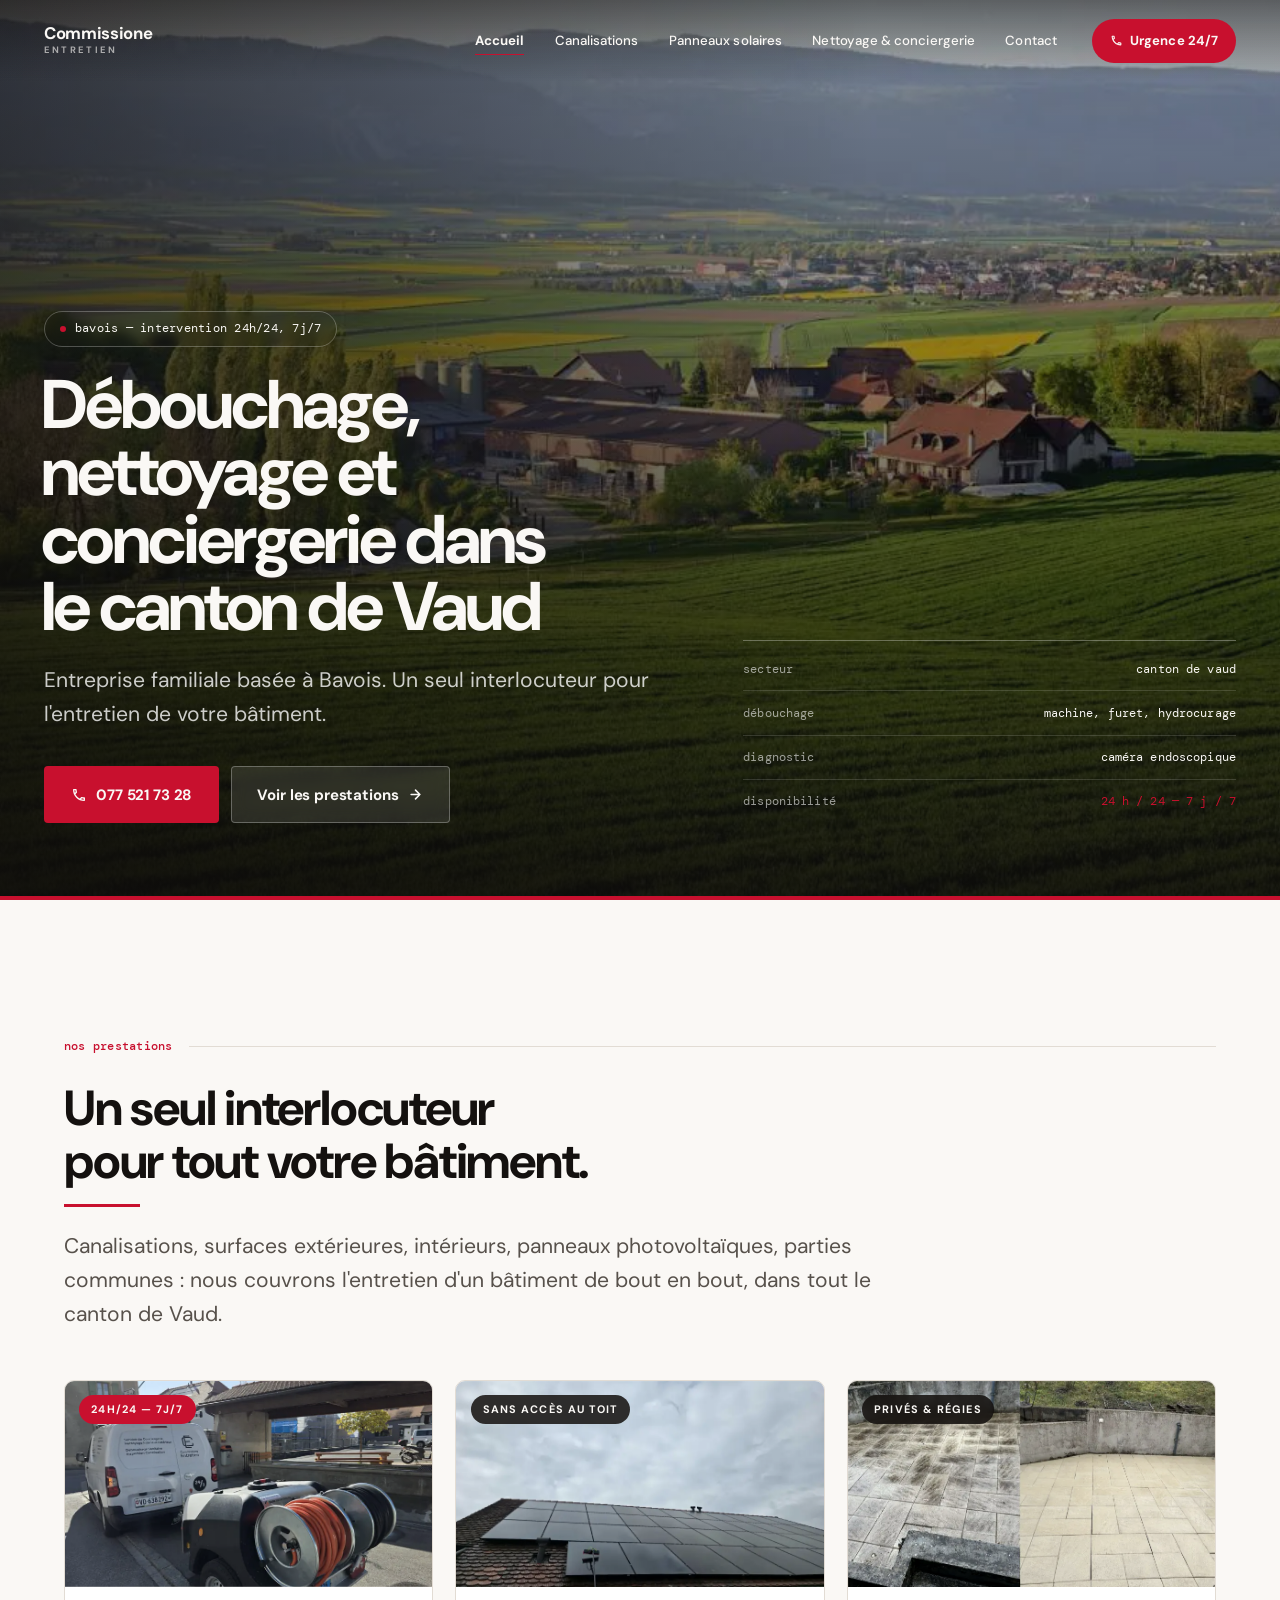
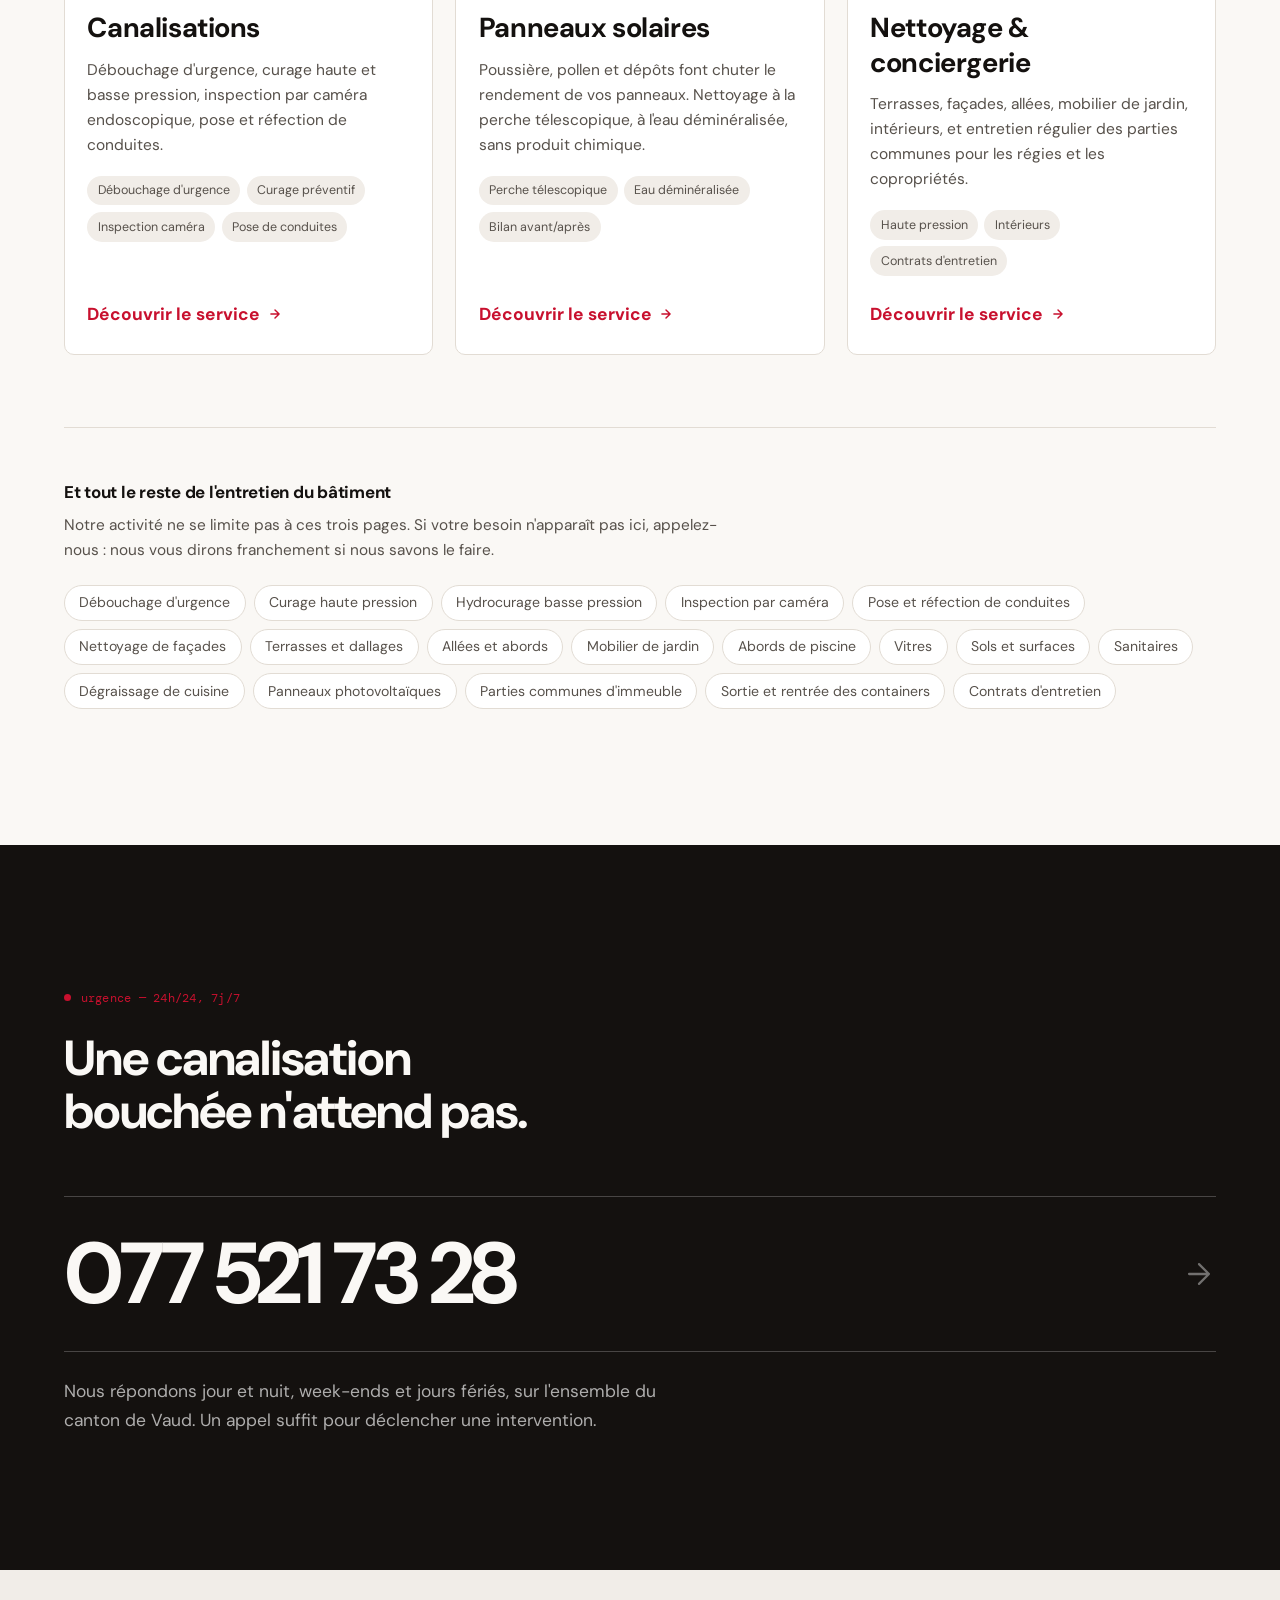
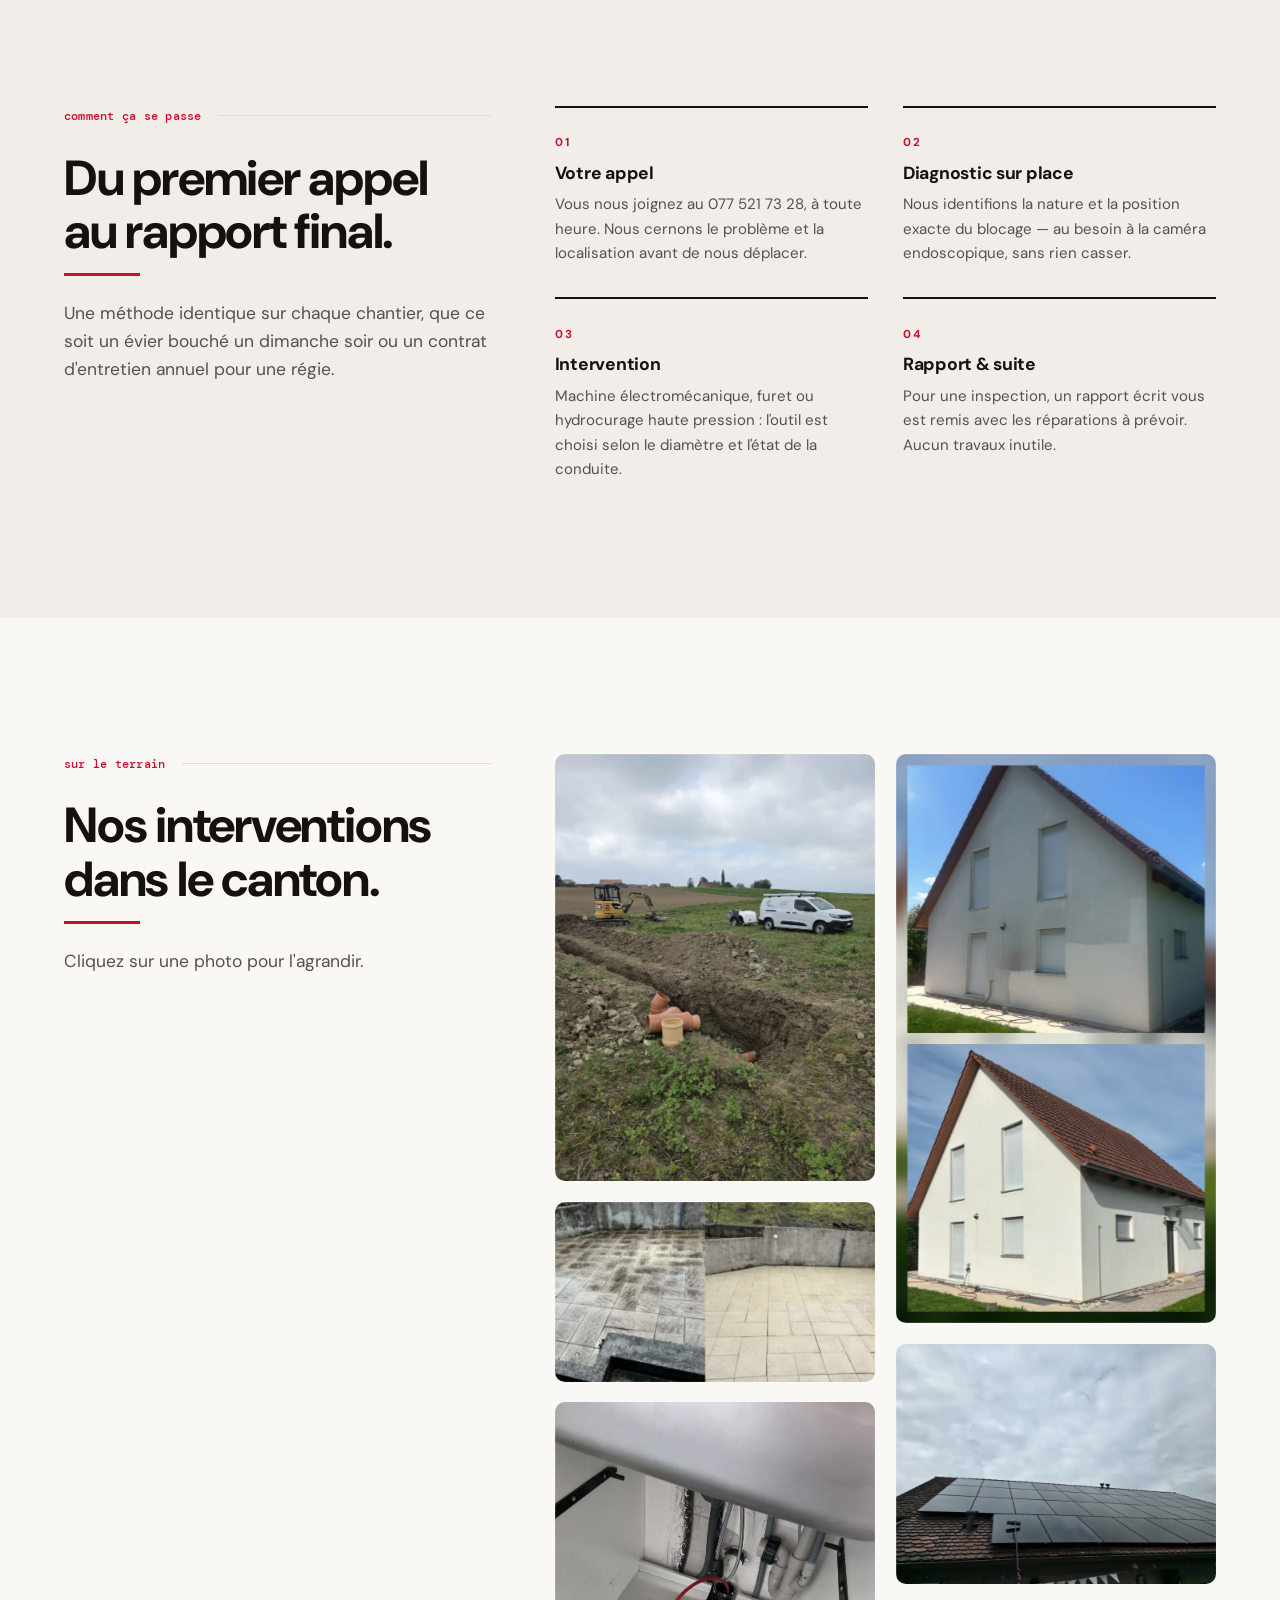
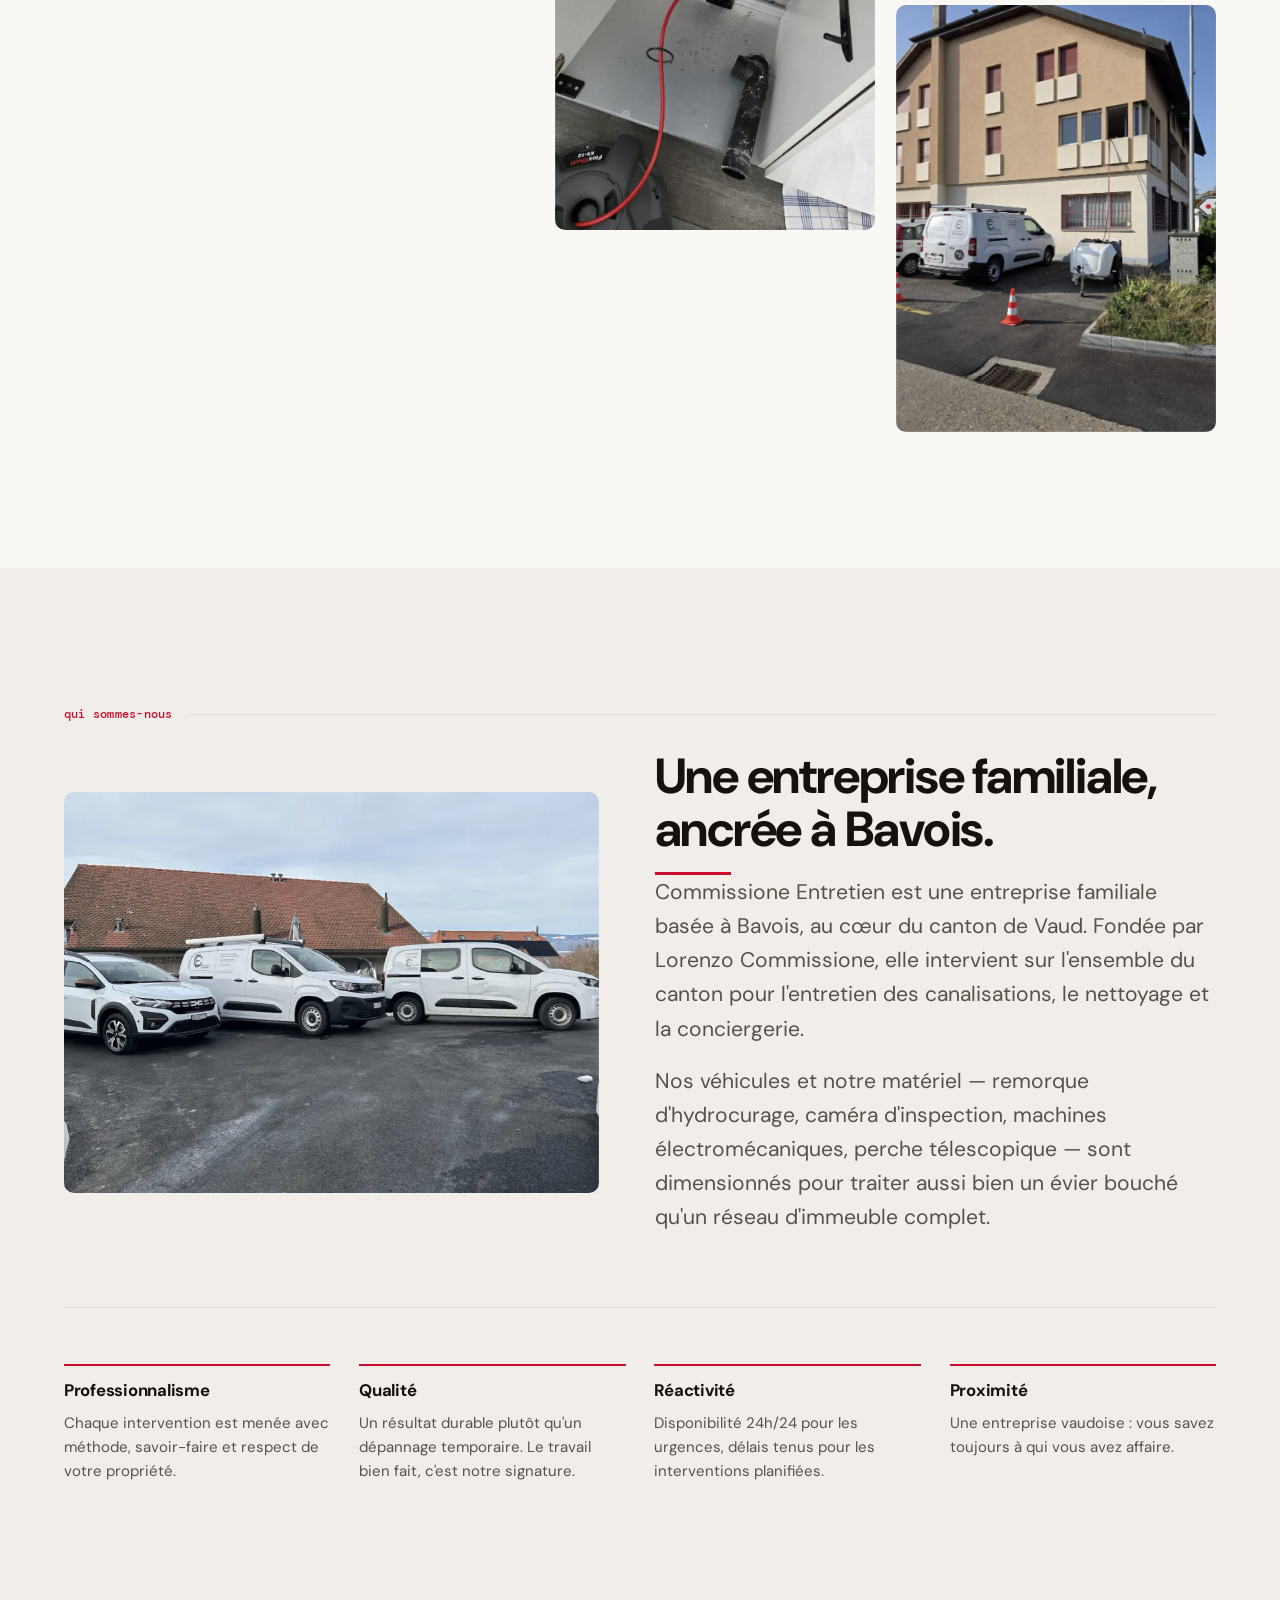
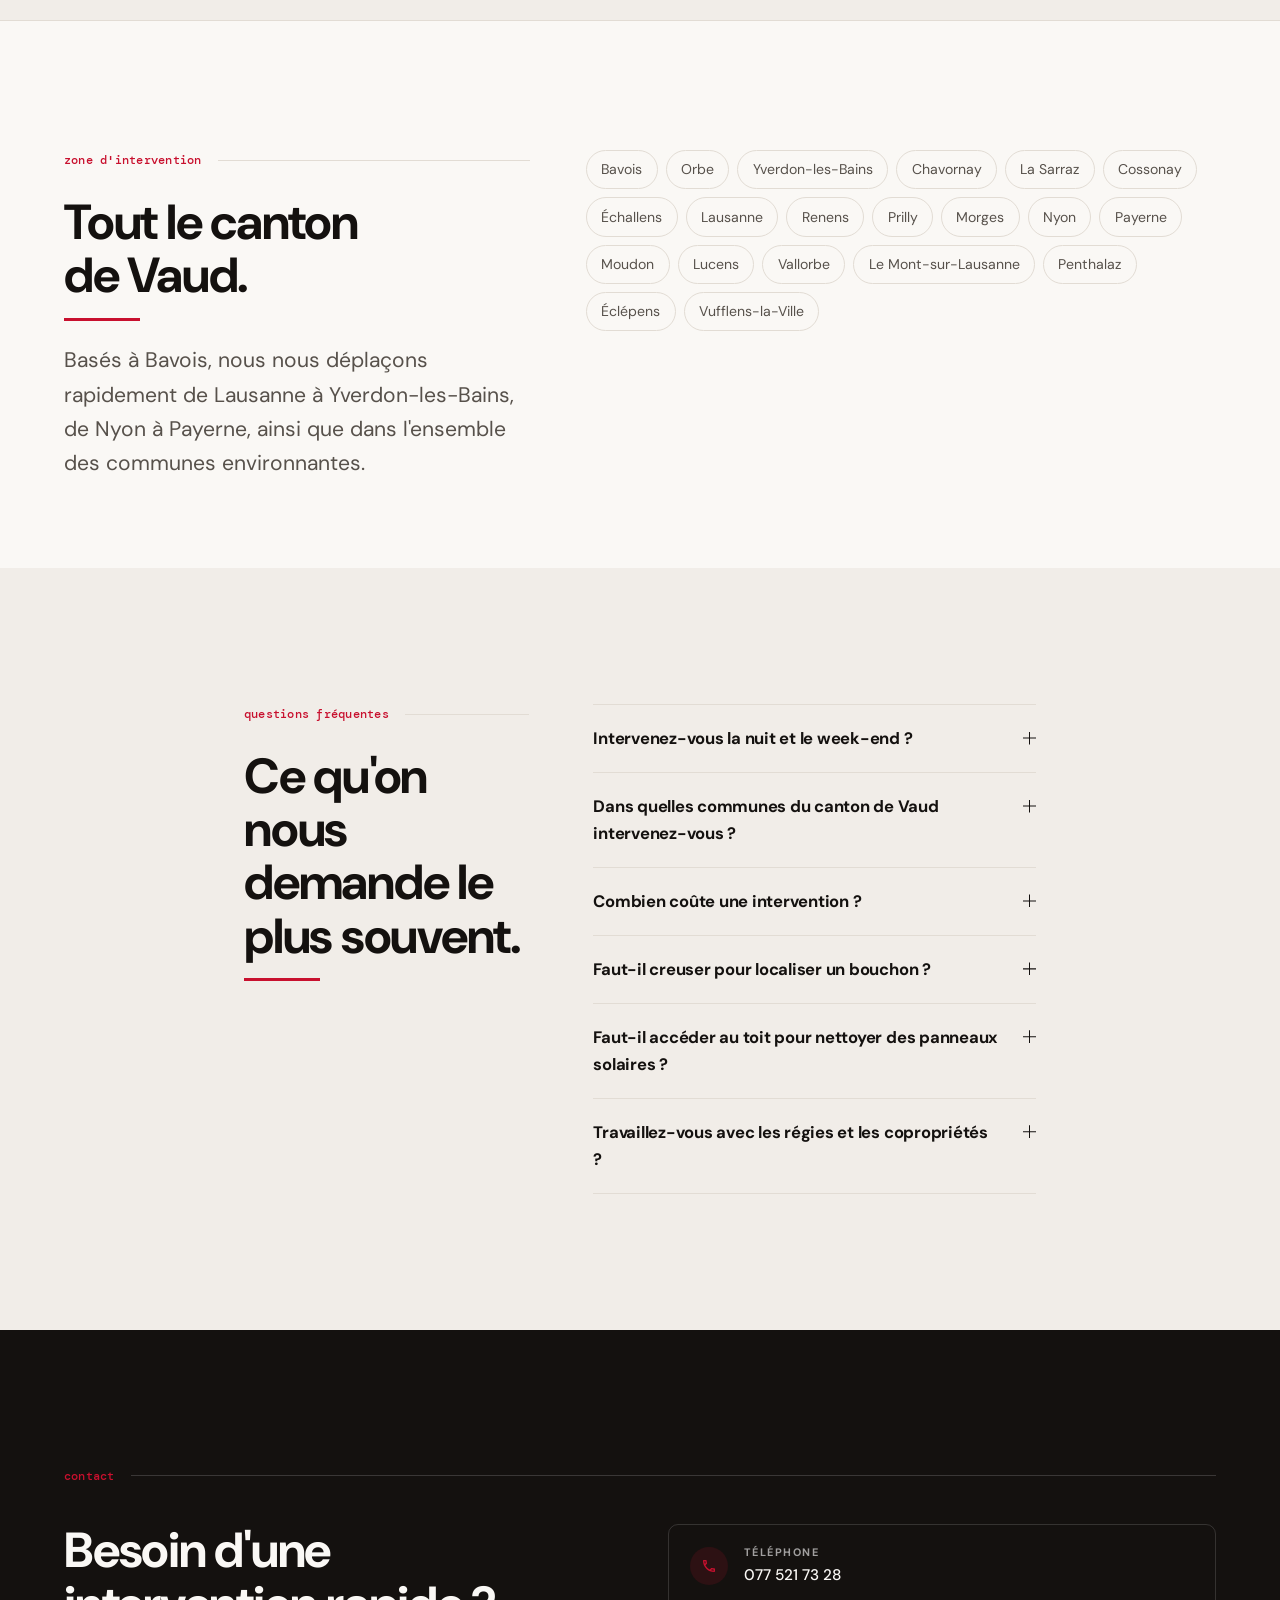
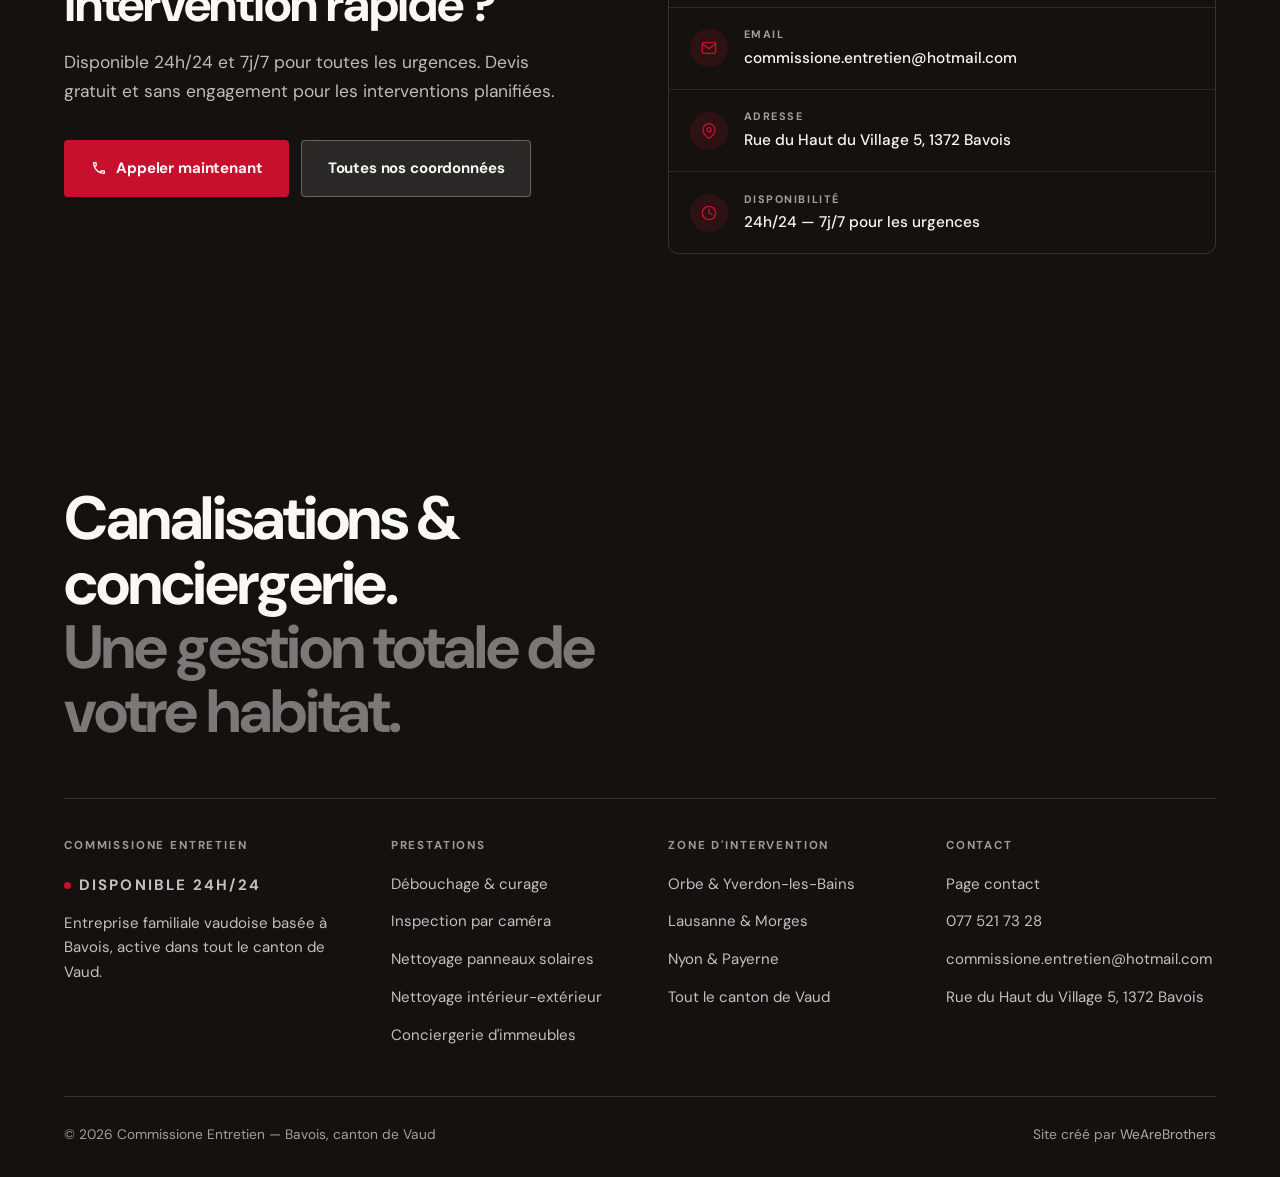
<file: index.html>
<!DOCTYPE html>
<html lang="fr">

<head>
    <meta charset="UTF-8">
    <meta name="viewport" content="width=device-width, initial-scale=1.0, viewport-fit=cover">

    <!-- Les animations d'apparition masquent du contenu (opacité 0). Cette classe
         les active UNIQUEMENT si le JS tourne : sans elle, la page s'affiche
         entièrement, y compris pour un crawler qui n'exécuterait rien. -->
    <script>document.documentElement.className += " js-anim";</script>

    <title>Débouchage &amp; Nettoyage Vaud 24h/24 | Commissione Entretien</title>
    <meta name="description" content="Débouchage, curage, nettoyage et conciergerie dans tout le canton de Vaud. Entreprise familiale à Bavois, intervention 24h/24. Devis gratuit.">
    <link rel="canonical" href="https://commissione-entretien.ch/">
    <meta name="robots" content="index, follow, max-image-preview:large, max-snippet:-1">
    <meta name="theme-color" content="#c8102e">
    <meta name="format-detection" content="telephone=no">
    <meta name="apple-mobile-web-app-capable" content="yes">
    <meta name="apple-mobile-web-app-status-bar-style" content="black-translucent">
    <meta name="mobile-web-app-capable" content="yes">
    <meta name="author" content="Commissione Entretien">
    <meta name="geo.region" content="CH-VD">
    <meta name="geo.placename" content="Bavois">
    <meta name="geo.position" content="46.6883;6.5556">
    <meta name="ICBM" content="46.6883, 6.5556">

    <!-- Open Graph -->
    <meta property="og:type" content="website">
    <meta property="og:site_name" content="Commissione Entretien">
    <meta property="og:title" content="Débouchage, Nettoyage &amp; Conciergerie — Canton de Vaud">
    <meta property="og:description" content="Entreprise familiale vaudoise basée à Bavois. Débouchage, curage, inspection caméra, nettoyage et conciergerie. Intervention 24h/24, 7j/7.">
    <meta property="og:url" content="https://commissione-entretien.ch/">
    <meta property="og:image" content="https://commissione-entretien.ch/assets/paysage-vaud-bavois.png">
    <meta property="og:image:width" content="1080">
    <meta property="og:image:height" content="624">
    <meta property="og:locale" content="fr_CH">

    <!-- Twitter -->
    <meta name="twitter:card" content="summary_large_image">
    <meta name="twitter:title" content="Débouchage, Nettoyage &amp; Conciergerie — Canton de Vaud">
    <meta name="twitter:description" content="Entreprise familiale vaudoise basée à Bavois. Intervention 24h/24, 7j/7 dans tout le canton.">
    <meta name="twitter:image" content="https://commissione-entretien.ch/assets/paysage-vaud-bavois.png">

    <!-- Icônes -->
    <link rel="icon" type="image/x-icon" href="/favicon.ico">
    <link rel="icon" type="image/png" sizes="16x16" href="/favicon-16x16.png">
    <link rel="icon" type="image/png" sizes="32x32" href="/favicon-32x32.png">
    <link rel="apple-touch-icon" sizes="180x180" href="/apple-touch-icon.png">
    <link rel="manifest" href="/site.webmanifest">

    <!-- Typographie -->
    <link rel="preconnect" href="https://fonts.googleapis.com">
    <link rel="preconnect" href="https://fonts.gstatic.com" crossorigin>
    <link href="https://fonts.googleapis.com/css2?family=DM+Mono:wght@400;500&family=DM+Sans:opsz,wght@9..40,400;9..40,500;9..40,700&display=swap" rel="stylesheet">

    <!-- Image LCP -->
    <link rel="preload" as="image" type="image/webp"
          imagesrcset="assets/paysage-vaud-bavois-800.webp 800w, assets/paysage-vaud-bavois-1080.webp 1080w"
          imagesizes="100vw" fetchpriority="high">

    <!-- Styles -->
    <link rel="stylesheet" href="css/reset.css">
    <link rel="stylesheet" href="css/base.css">
    <link rel="stylesheet" href="css/layout.css">
    <link rel="stylesheet" href="css/home.css">
    <link rel="stylesheet" href="css/page.css">
    <link rel="stylesheet" href="css/lightbox.css">

    <!-- Scripts -->
    <script type="module" src="js/main.js"></script>

    <!-- Données structurées -->
    <script type="application/ld+json">
    {
      "@context": "https://schema.org",
      "@graph": [
        {
          "@type": ["LocalBusiness", "HomeAndConstructionBusiness"],
          "@id": "https://commissione-entretien.ch/#business",
          "name": "Commissione Entretien",
          "description": "Entreprise familiale vaudoise spécialisée dans le débouchage et le curage de canalisations, l'inspection par caméra, la pose et la réfection de conduites, le nettoyage intérieur-extérieur, le nettoyage de panneaux solaires et la conciergerie d'immeubles.",
          "url": "https://commissione-entretien.ch/",
          "telephone": "+41775217328",
          "email": "commissione.entretien@hotmail.com",
          "image": "https://commissione-entretien.ch/assets/photos/camion-hydrocureuse-immeuble-vaud.jpg",
          "logo": "https://commissione-entretien.ch/android-chrome-512x512.png",
          "priceRange": "$$",
          "currenciesAccepted": "CHF",
          "founder": { "@type": "Person", "name": "Lorenzo Commissione" },
          "knowsLanguage": "fr",
          "address": {
            "@type": "PostalAddress",
            "streetAddress": "Rue du Haut du Village 5",
            "postalCode": "1372",
            "addressLocality": "Bavois",
            "addressRegion": "Vaud",
            "addressCountry": "CH"
          },
          "geo": { "@type": "GeoCoordinates", "latitude": 46.6883, "longitude": 6.5556 },
          "openingHoursSpecification": [{
            "@type": "OpeningHoursSpecification",
            "dayOfWeek": ["Monday", "Tuesday", "Wednesday", "Thursday", "Friday", "Saturday", "Sunday"],
            "opens": "00:00",
            "closes": "23:59"
          }],
          "areaServed": [
            { "@type": "AdministrativeArea", "name": "Canton de Vaud" },
            { "@type": "City", "name": "Lausanne" },
            { "@type": "City", "name": "Yverdon-les-Bains" },
            { "@type": "City", "name": "Nyon" },
            { "@type": "City", "name": "Payerne" },
            { "@type": "City", "name": "Morges" },
            { "@type": "City", "name": "Orbe" },
            { "@type": "City", "name": "Cossonay" },
            { "@type": "City", "name": "Échallens" },
            { "@type": "City", "name": "Chavornay" },
            { "@type": "City", "name": "La Sarraz" },
            { "@type": "City", "name": "Moudon" },
            { "@type": "City", "name": "Renens" }
          ],
          "hasOfferCatalog": {
            "@type": "OfferCatalog",
            "name": "Prestations Commissione Entretien",
            "itemListElement": [
              { "@type": "Offer", "itemOffered": { "@type": "Service", "name": "Débouchage d'urgence de canalisation", "url": "https://commissione-entretien.ch/debouchage-curage-canalisation/" } },
              { "@type": "Offer", "itemOffered": { "@type": "Service", "name": "Curage haute et basse pression", "url": "https://commissione-entretien.ch/debouchage-curage-canalisation/" } },
              { "@type": "Offer", "itemOffered": { "@type": "Service", "name": "Inspection de canalisation par caméra", "url": "https://commissione-entretien.ch/debouchage-curage-canalisation/#inspection-camera" } },
              { "@type": "Offer", "itemOffered": { "@type": "Service", "name": "Pose et réfection de canalisation", "url": "https://commissione-entretien.ch/debouchage-curage-canalisation/" } },
              { "@type": "Offer", "itemOffered": { "@type": "Service", "name": "Nettoyage de panneaux solaires", "url": "https://commissione-entretien.ch/nettoyage-panneaux-solaires/" } },
              { "@type": "Offer", "itemOffered": { "@type": "Service", "name": "Nettoyage de façades et terrasses", "url": "https://commissione-entretien.ch/nettoyage-conciergerie/" } },
              { "@type": "Offer", "itemOffered": { "@type": "Service", "name": "Nettoyage intérieur", "url": "https://commissione-entretien.ch/nettoyage-conciergerie/" } },
              { "@type": "Offer", "itemOffered": { "@type": "Service", "name": "Conciergerie d'immeubles", "url": "https://commissione-entretien.ch/nettoyage-conciergerie/#conciergerie" } }
            ]
          }
        },
        {
          "@type": "WebSite",
          "@id": "https://commissione-entretien.ch/#website",
          "url": "https://commissione-entretien.ch/",
          "name": "Commissione Entretien",
          "inLanguage": "fr-CH",
          "publisher": { "@id": "https://commissione-entretien.ch/#business" }
        },
        {
          "@type": "FAQPage",
          "@id": "https://commissione-entretien.ch/#faq",
          "mainEntity": [
            {
              "@type": "Question",
              "name": "Intervenez-vous la nuit et le week-end ?",
              "acceptedAnswer": { "@type": "Answer", "text": "Oui. Les urgences de canalisation sont prises en charge 24h/24 et 7j/7, week-ends et jours fériés compris, sur l'ensemble du canton de Vaud. Un seul numéro : 077 521 73 28." }
            },
            {
              "@type": "Question",
              "name": "Dans quelles communes du canton de Vaud intervenez-vous ?",
              "acceptedAnswer": { "@type": "Answer", "text": "Nous sommes basés à Bavois et intervenons dans tout le canton de Vaud : Orbe, Yverdon-les-Bains, Chavornay, La Sarraz, Cossonay, Échallens, Lausanne, Renens, Prilly, Morges, Nyon, Payerne, Moudon, Vallorbe et les communes environnantes." }
            },
            {
              "@type": "Question",
              "name": "Combien coûte une intervention ?",
              "acceptedAnswer": { "@type": "Answer", "text": "Le devis est gratuit et sans engagement. Le montant dépend de la nature du blocage, de sa localisation et de la technique nécessaire — machine électromécanique, furet ou hydrocurage haute pression. Nous annonçons le cadre tarifaire avant d'intervenir." }
            },
            {
              "@type": "Question",
              "name": "Faut-il creuser pour localiser un bouchon ?",
              "acceptedAnswer": { "@type": "Answer", "text": "Non. Notre caméra endoscopique haute résolution permet un examen non destructif de la conduite : fissures, racines, affaissements et obstructions sont localisés sans creuser à l'aveugle. Un rapport écrit est remis après l'inspection." }
            },
            {
              "@type": "Question",
              "name": "Faut-il accéder au toit pour nettoyer des panneaux solaires ?",
              "acceptedAnswer": { "@type": "Answer", "text": "Non. Nous travaillons exclusivement à la perche télescopique, depuis le sol ou une plateforme stable, à l'eau déminéralisée et sans produit chimique. Aucun risque de casse de tuile ni de dommage à l'installation." }
            },
            {
              "@type": "Question",
              "name": "Travaillez-vous avec les régies et les copropriétés ?",
              "acceptedAnswer": { "@type": "Answer", "text": "Oui. Nous assurons l'entretien régulier des parties communes pour les régies, gérances et copropriétés, avec des contrats d'entretien adaptables : la fréquence des passages est ajustée à la taille et aux besoins de l'immeuble." }
            }
          ]
        }
      ]
    }
    </script>
</head>

<body>

    <a href="#contenu" class="skip-link">Aller au contenu</a>

    <!-- ==================== HEADER ==================== -->
    <header class="header" data-header>
        <a href="./" class="header-logo" aria-label="Commissione Entretien — accueil">
            <span class="header-logo-text">
                <span class="logo-name">Commissione</span>
                <span class="logo-sub">Entretien</span>
            </span>
        </a>

        <nav class="header-nav" aria-label="Navigation principale">
            <a href="./" aria-current="page">Accueil</a>
            <a href="debouchage-curage-canalisation/">Canalisations</a>
            <a href="nettoyage-panneaux-solaires/">Panneaux solaires</a>
            <a href="nettoyage-conciergerie/">Nettoyage &amp; conciergerie</a>
            <a href="contact/">Contact</a>
        </nav>

        <div class="header-right">
            <a href="tel:+41775217328" class="header-phone" aria-label="Appeler — urgence 24h/24, 7j/7">
                <svg width="13" height="13" viewBox="0 0 24 24" fill="currentColor" aria-hidden="true"><path d="M6.54 5c.06.89.21 1.76.45 2.59l-1.2 1.2c-.41-1.2-.67-2.47-.76-3.79h1.51m9.86 12.02c.85.24 1.72.39 2.6.45v1.49c-1.32-.09-2.59-.35-3.8-.75l1.2-1.19M7.5 3H4c-.55 0-1 .45-1 1 0 9.39 7.61 17 17 17 .55 0 1-.45 1-1v-3.49c0-.55-.45-1-1-1-1.24 0-2.45-.2-3.57-.57-.1-.04-.21-.05-.31-.05-.26 0-.51.1-.71.29l-2.2 2.2c-2.83-1.45-5.15-3.76-6.59-6.59l2.2-2.2c.28-.28.38-.67.27-1.04C8.7 6.45 8.5 5.25 8.5 4c0-.55-.45-1-1-1z"/></svg>
                <span class="header-phone-label">Urgence 24/7</span>
            </a>
            <button class="header-menu-btn" data-menu-toggle aria-label="Ouvrir le menu" aria-expanded="false" aria-controls="nav-overlay">
                <span class="menu-line"></span>
                <span class="menu-line"></span>
            </button>
        </div>
    </header>

    <!-- ==================== NAVIGATION MOBILE ==================== -->
    <nav class="nav-overlay" id="nav-overlay" data-nav-overlay aria-hidden="true" aria-label="Navigation mobile">
        <div class="nav-links">
            <a href="./" class="nav-link" aria-current="page">Accueil</a>
            <a href="debouchage-curage-canalisation/" class="nav-link">Canalisations</a>
            <a href="nettoyage-panneaux-solaires/" class="nav-link">Panneaux solaires</a>
            <a href="nettoyage-conciergerie/" class="nav-link">Nettoyage &amp; conciergerie</a>
            <a href="contact/" class="nav-link">Contact</a>
        </div>
        <div class="nav-contact">
            <a href="tel:+41775217328" class="nav-phone" aria-label="Appeler le 077 521 73 28"><svg width="17" height="17" viewBox="0 0 24 24" fill="currentColor" aria-hidden="true"><path d="M6.54 5c.06.89.21 1.76.45 2.59l-1.2 1.2c-.41-1.2-.67-2.47-.76-3.79h1.51m9.86 12.02c.85.24 1.72.39 2.6.45v1.49c-1.32-.09-2.59-.35-3.8-.75l1.2-1.19M7.5 3H4c-.55 0-1 .45-1 1 0 9.39 7.61 17 17 17 .55 0 1-.45 1-1v-3.49c0-.55-.45-1-1-1-1.24 0-2.45-.2-3.57-.57-.1-.04-.21-.05-.31-.05-.26 0-.51.1-.71.29l-2.2 2.2c-2.83-1.45-5.15-3.76-6.59-6.59l2.2-2.2c.28-.28.38-.67.27-1.04C8.7 6.45 8.5 5.25 8.5 4c0-.55-.45-1-1-1z"/></svg>077 521 73 28</a>
            <a href="mailto:commissione.entretien@hotmail.com">commissione.entretien@hotmail.com</a>
            <a href="https://maps.google.com/?q=Rue+du+Haut+du+Village+5,+1372+Bavois" target="_blank" rel="noopener">Rue du Haut du Village 5, 1372 Bavois</a>
        </div>
    </nav>

    <main id="contenu">

        <span class="header-sentinel" data-header-sentinel aria-hidden="true"></span>

        <!-- ==================== HERO ==================== -->
        <section class="hero" aria-labelledby="hero-title">
            <picture>
                <source type="image/webp" srcset="assets/paysage-vaud-bavois-800.webp 800w, assets/paysage-vaud-bavois-1080.webp 1080w" sizes="100vw">
                <img src="assets/paysage-vaud-bavois.png"
                     alt="Plaine vaudoise au printemps : champs de blé et de colza, hameau et crête du Jura à l'horizon"
                     width="1080" height="624" decoding="async" fetchpriority="high" class="hero-bg">
            </picture>
            <div class="hero-scrim" aria-hidden="true"></div>
            <div class="hero-rule" aria-hidden="true"></div>

            <div class="hero-inner">
                <div class="hero-main">
                <p class="hero-eyebrow">
                    <span class="dot" aria-hidden="true"></span>
                    Bavois — intervention 24h/24, 7j/7
                </p>

                <h1 class="hero-title" id="hero-title">Débouchage, nettoyage et conciergerie dans le canton de Vaud</h1>

                <p class="hero-sub">
                    Entreprise familiale basée à Bavois. Un seul interlocuteur pour l'entretien de votre bâtiment.
                </p>

                <div class="hero-ctas">
                    <a href="tel:+41775217328" class="btn btn--accent">
                        <svg width="16" height="16" viewBox="0 0 24 24" fill="currentColor" aria-hidden="true"><path d="M6.54 5c.06.89.21 1.76.45 2.59l-1.2 1.2c-.41-1.2-.67-2.47-.76-3.79h1.51m9.86 12.02c.85.24 1.72.39 2.6.45v1.49c-1.32-.09-2.59-.35-3.8-.75l1.2-1.19M7.5 3H4c-.55 0-1 .45-1 1 0 9.39 7.61 17 17 17 .55 0 1-.45 1-1v-3.49c0-.55-.45-1-1-1-1.24 0-2.45-.2-3.57-.57-.1-.04-.21-.05-.31-.05-.26 0-.51.1-.71.29l-2.2 2.2c-2.83-1.45-5.15-3.76-6.59-6.59l2.2-2.2c.28-.28.38-.67.27-1.04C8.7 6.45 8.5 5.25 8.5 4c0-.55-.45-1-1-1z"/></svg>
                        077 521 73 28
                    </a>
                    <a href="#prestations" class="btn btn--light">
                        Voir les prestations
                        <svg width="15" height="15" viewBox="0 0 24 24" fill="none" stroke="currentColor" stroke-width="2.5" stroke-linecap="round" stroke-linejoin="round" aria-hidden="true"><path d="M5 12h14M12 5l7 7-7 7"/></svg>
                    </a>
                </div>

                </div>

                <div class="hero-sheet">
                    <dl>
                        <div><dt>secteur</dt><dd>canton de vaud</dd></div>
                        <div><dt>débouchage</dt><dd>machine, furet, hydrocurage</dd></div>
                        <div><dt>diagnostic</dt><dd>caméra endoscopique</dd></div>
                        <div><dt>disponibilité</dt><dd>24 h / 24 — 7 j / 7</dd></div>
                    </dl>
                </div>
            </div>
        </section>

        <!-- ==================== PRESTATIONS ==================== -->
        <section class="section" id="prestations" aria-labelledby="prestations-title">
            <div class="container">
                <p class="section-label reveal"><span>nos prestations</span></p>
                <h2 class="section-heading reveal" id="prestations-title">Un seul interlocuteur pour tout votre bâtiment.</h2>
                <p class="section-intro reveal">
                    Canalisations, surfaces extérieures, intérieurs, panneaux photovoltaïques, parties communes :
                    nous couvrons l'entretien d'un bâtiment de bout en bout, dans tout le canton de Vaud.
                </p>

                <div class="services-grid">

                    <a href="debouchage-curage-canalisation/" class="service-card reveal">
                        <p class="service-badge">24h/24 — 7j/7</p>
                        <div class="media media--crop reveal-media">
                            <picture>
                                <source type="image/webp" srcset="assets/photos/camion-remorque-hydrocurage-bavois-800.webp 800w, assets/photos/camion-remorque-hydrocurage-bavois-1600.webp 1600w" sizes="(max-width: 700px) 100vw, (max-width: 1040px) 50vw, 400px">
                                <img src="assets/photos/camion-remorque-hydrocurage-bavois.jpg"
                                     alt="Fourgon Commissione Entretien attelé à sa remorque de curage, sur une place de village"
                                     width="1600" height="1200" loading="lazy" decoding="async">
                            </picture>
                        </div>
                        <div class="service-body">
                            <h3 class="service-title">Canalisations</h3>
                            <p class="service-desc">
                                Débouchage d'urgence, curage haute et basse pression, inspection par caméra
                                endoscopique, pose et réfection de conduites.
                            </p>
                            <ul class="service-points">
                                <li>Débouchage d'urgence</li>
                                <li>Curage préventif</li>
                                <li>Inspection caméra</li>
                                <li>Pose de conduites</li>
                            </ul>
                            <span class="link">
                                Découvrir le service
                                <svg width="14" height="14" viewBox="0 0 24 24" fill="none" stroke="currentColor" stroke-width="2.5" stroke-linecap="round" stroke-linejoin="round" aria-hidden="true"><path d="M5 12h14M12 5l7 7-7 7"/></svg>
                            </span>
                        </div>
                    </a>

                    <a href="nettoyage-panneaux-solaires/" class="service-card reveal" data-delay="1">
                        <p class="service-badge service-badge--neutral">Sans accès au toit</p>
                        <div class="media media--crop reveal-media">
                            <picture>
                                <source type="image/webp" srcset="assets/photos/nettoyage-panneaux-solaires-perche-800.webp 800w, assets/photos/nettoyage-panneaux-solaires-perche-1600.webp 1600w" sizes="(max-width: 700px) 100vw, (max-width: 1040px) 50vw, 400px">
                                <img src="assets/photos/nettoyage-panneaux-solaires-perche.jpg"
                                     alt="Panneaux solaires nettoyés à la brosse sur perche télescopique, depuis le sol"
                                     width="1800" height="1350" loading="lazy" decoding="async">
                            </picture>
                        </div>
                        <div class="service-body">
                            <h3 class="service-title">Panneaux solaires</h3>
                            <p class="service-desc">
                                Poussière, pollen et dépôts font chuter le rendement de vos panneaux. Nettoyage à la
                                perche télescopique, à l'eau déminéralisée, sans produit chimique.
                            </p>
                            <ul class="service-points">
                                <li>Perche télescopique</li>
                                <li>Eau déminéralisée</li>
                                <li>Bilan avant/après</li>
                            </ul>
                            <span class="link">
                                Découvrir le service
                                <svg width="14" height="14" viewBox="0 0 24 24" fill="none" stroke="currentColor" stroke-width="2.5" stroke-linecap="round" stroke-linejoin="round" aria-hidden="true"><path d="M5 12h14M12 5l7 7-7 7"/></svg>
                            </span>
                        </div>
                    </a>

                    <a href="nettoyage-conciergerie/" class="service-card reveal" data-delay="2">
                        <p class="service-badge service-badge--neutral">Privés &amp; régies</p>
                        <div class="media media--crop reveal-media">
                            <picture>
                                <source type="image/webp" srcset="assets/photos/nettoyage-terrasse-dallage-avant-apres-800.webp 800w, assets/photos/nettoyage-terrasse-dallage-avant-apres-1600.webp 1600w" sizes="(max-width: 700px) 100vw, (max-width: 1040px) 50vw, 400px">
                                <img src="assets/photos/nettoyage-terrasse-dallage-avant-apres.jpg"
                                     alt="Terrasse dallée avant et après nettoyage haute pression"
                                     width="1600" height="899" loading="lazy" decoding="async">
                            </picture>
                        </div>
                        <div class="service-body">
                            <h3 class="service-title">Nettoyage &amp; conciergerie</h3>
                            <p class="service-desc">
                                Terrasses, façades, allées, mobilier de jardin, intérieurs, et entretien régulier
                                des parties communes pour les régies et les copropriétés.
                            </p>
                            <ul class="service-points">
                                <li>Haute pression</li>
                                <li>Intérieurs</li>
                                <li>Contrats d'entretien</li>
                            </ul>
                            <span class="link">
                                Découvrir le service
                                <svg width="14" height="14" viewBox="0 0 24 24" fill="none" stroke="currentColor" stroke-width="2.5" stroke-linecap="round" stroke-linejoin="round" aria-hidden="true"><path d="M5 12h14M12 5l7 7-7 7"/></svg>
                            </span>
                        </div>
                    </a>

                </div>

                <div class="everything reveal">
                    <h3>Et tout le reste de l'entretien du bâtiment</h3>
                    <p>
                        Notre activité ne se limite pas à ces trois pages. Si votre besoin n'apparaît pas ici,
                        appelez-nous : nous vous dirons franchement si nous savons le faire.
                    </p>
                    <ul class="tags">
                        <li>Débouchage d'urgence</li>
                        <li>Curage haute pression</li>
                        <li>Hydrocurage basse pression</li>
                        <li>Inspection par caméra</li>
                        <li>Pose et réfection de conduites</li>
                        <li>Nettoyage de façades</li>
                        <li>Terrasses et dallages</li>
                        <li>Allées et abords</li>
                        <li>Mobilier de jardin</li>
                        <li>Abords de piscine</li>
                        <li>Vitres</li>
                        <li>Sols et surfaces</li>
                        <li>Sanitaires</li>
                        <li>Dégraissage de cuisine</li>
                        <li>Panneaux photovoltaïques</li>
                        <li>Parties communes d'immeuble</li>
                        <li>Sortie et rentrée des containers</li>
                        <li>Contrats d'entretien</li>
                    </ul>
                </div>
            </div>
        </section>

        <!-- ==================== BANDE URGENCE ==================== -->
        <section class="section section--ink urgence" aria-labelledby="urgence-title">
            <div class="container">
                <p class="urgence-kicker reveal">
                    <span class="dot" aria-hidden="true"></span>
                    urgence — 24h/24, 7j/7
                </p>

                <h2 class="urgence-title reveal" id="urgence-title">Une canalisation bouchée n'attend pas.</h2>

                <a href="tel:+41775217328" class="urgence-number reveal">
                    <span>077 521 73 28</span>
                    <svg width="34" height="34" viewBox="0 0 24 24" fill="none" stroke="currentColor" stroke-width="1.6" stroke-linecap="round" stroke-linejoin="round" aria-hidden="true"><path d="M5 12h14M12 5l7 7-7 7"/></svg>
                </a>

                <p class="urgence-note reveal">
                    Nous répondons jour et nuit, week-ends et jours fériés, sur l'ensemble du canton de Vaud.
                    Un appel suffit pour déclencher une intervention.
                </p>
            </div>
        </section>

        <!-- ==================== DÉROULÉ D'UNE INTERVENTION ==================== -->
        <section class="section section--tint" id="deroulement" aria-labelledby="process-title">
            <div class="container">
                <div class="pinned">
                    <div class="pinned-head">
                <p class="section-label reveal"><span>comment ça se passe</span></p>
                        <h2 class="section-heading reveal" id="process-title">Du premier appel au rapport final.</h2>
                        <p class="section-intro reveal">
                            Une méthode identique sur chaque chantier, que ce soit un évier bouché un dimanche soir
                            ou un contrat d'entretien annuel pour une régie.
                        </p>
                    </div>

                    <div class="pinned-body">

                <div class="process">
                    <div class="step reveal">
                        <p class="step-num">01</p>
                        <h3>Votre appel</h3>
                        <p>Vous nous joignez au 077 521 73 28, à toute heure. Nous cernons le problème et
                           la localisation avant de nous déplacer.</p>
                    </div>
                    <div class="step reveal" data-delay="1">
                        <p class="step-num">02</p>
                        <h3>Diagnostic sur place</h3>
                        <p>Nous identifions la nature et la position exacte du blocage — au besoin à la caméra
                           endoscopique, sans rien casser.</p>
                    </div>
                    <div class="step reveal" data-delay="2">
                        <p class="step-num">03</p>
                        <h3>Intervention</h3>
                        <p>Machine électromécanique, furet ou hydrocurage haute pression : l'outil est choisi
                           selon le diamètre et l'état de la conduite.</p>
                    </div>
                    <div class="step reveal" data-delay="3">
                        <p class="step-num">04</p>
                        <h3>Rapport &amp; suite</h3>
                        <p>Pour une inspection, un rapport écrit vous est remis avec les réparations à prévoir.
                           Aucun travaux inutile.</p>
                    </div>
                </div>
                    </div>
                </div>            </div>
        </section>

        <!-- ==================== RÉALISATIONS ==================== -->
        <section class="section" id="realisations" aria-labelledby="realisations-title">
            <div class="container">
                <div class="pinned">
                    <div class="pinned-head">
                <p class="section-label reveal"><span>sur le terrain</span></p>
                        <h2 class="section-heading reveal" id="realisations-title">Nos interventions dans le canton.</h2>
                        <p class="section-intro reveal">Cliquez sur une photo pour l'agrandir.</p>
                    </div>

                    <div class="pinned-body">

                <div class="works">
                    <figure class="work reveal">
                        <a class="zoom" href="assets/photos/chantier-canalisation-tranchee-vaud.jpg">
                            <span class="media reveal-media">
                                <span class="zoom-hint">Agrandir</span>
                                <picture>
                                    <source type="image/webp" srcset="assets/photos/chantier-canalisation-tranchee-vaud-800.webp 800w, assets/photos/chantier-canalisation-tranchee-vaud-1200.webp 1200w" sizes="(max-width: 720px) 100vw, (max-width: 1100px) 50vw, 400px">
                                    <img src="assets/photos/chantier-canalisation-tranchee-vaud.jpg"
                                         alt="Tranchée ouverte en plein champ, mini-pelle et raccords de canalisation en PVC orange prêts à poser"
                                         width="1200" height="1600" loading="lazy" decoding="async">
                                </picture>
                            </span>
                        </a>
                    </figure>

                    <figure class="work reveal" data-delay="1">
                        <a class="zoom" href="assets/photos/nettoyage-terrasse-dallage-avant-apres.jpg">
                            <span class="media reveal-media">
                                <span class="zoom-hint">Agrandir</span>
                                <picture>
                                    <source type="image/webp" srcset="assets/photos/nettoyage-terrasse-dallage-avant-apres-800.webp 800w, assets/photos/nettoyage-terrasse-dallage-avant-apres-1600.webp 1600w" sizes="(max-width: 720px) 100vw, (max-width: 1100px) 50vw, 400px">
                                    <img src="assets/photos/nettoyage-terrasse-dallage-avant-apres.jpg"
                                         alt="Terrasse dallée encrassée de mousse à gauche, nettoyée à droite après passage haute pression"
                                         width="1600" height="899" loading="lazy" decoding="async">
                                </picture>
                            </span>
                        </a>
                    </figure>

                    <figure class="work reveal" data-delay="2">
                        <a class="zoom" href="assets/photos/debouchage-sanitaire-sous-evier.jpg">
                            <span class="media reveal-media">
                                <span class="zoom-hint">Agrandir</span>
                                <picture>
                                    <source type="image/webp" srcset="assets/photos/debouchage-sanitaire-sous-evier-800.webp 800w, assets/photos/debouchage-sanitaire-sous-evier-1350.webp 1350w" sizes="(max-width: 720px) 100vw, (max-width: 1100px) 50vw, 400px">
                                    <img src="assets/photos/debouchage-sanitaire-sous-evier.jpg"
                                         alt="Câble d'une machine à arbre flexible engagé dans une évacuation ouverte sous un évier, siphon démonté"
                                         width="1350" height="1800" loading="lazy" decoding="async">
                                </picture>
                            </span>
                        </a>
                    </figure>

                    <figure class="work reveal">
                        <a class="zoom" href="assets/photos/nettoyage-facade-maison-avant-apres.jpg">
                            <span class="media reveal-media">
                                <span class="zoom-hint">Agrandir</span>
                                <picture>
                                    <source type="image/webp" srcset="assets/photos/nettoyage-facade-maison-avant-apres-800.webp 800w, assets/photos/nettoyage-facade-maison-avant-apres-1012.webp 1012w" sizes="(max-width: 720px) 100vw, (max-width: 1100px) 50vw, 400px">
                                    <img src="assets/photos/nettoyage-facade-maison-avant-apres.jpg"
                                         alt="Façade de villa avant nettoyage en haut, crépi grisé, et après nettoyage en bas, crépi redevenu blanc"
                                         width="1012" height="1800" loading="lazy" decoding="async">
                                </picture>
                            </span>
                        </a>
                    </figure>

                    <figure class="work reveal" data-delay="1">
                        <a class="zoom" href="assets/photos/nettoyage-panneaux-solaires-perche.jpg">
                            <span class="media reveal-media">
                                <span class="zoom-hint">Agrandir</span>
                                <picture>
                                    <source type="image/webp" srcset="assets/photos/nettoyage-panneaux-solaires-perche-800.webp 800w, assets/photos/nettoyage-panneaux-solaires-perche-1600.webp 1600w" sizes="(max-width: 720px) 100vw, (max-width: 1100px) 50vw, 400px">
                                    <img src="assets/photos/nettoyage-panneaux-solaires-perche.jpg"
                                         alt="Panneaux solaires noirs sur toiture en tuiles, nettoyés à la brosse sur perche télescopique"
                                         width="1800" height="1350" loading="lazy" decoding="async">
                                </picture>
                            </span>
                        </a>
                    </figure>

                    <figure class="work reveal" data-delay="2">
                        <a class="zoom" href="assets/photos/camion-hydrocureuse-immeuble-vaud.jpg">
                            <span class="media reveal-media">
                                <span class="zoom-hint">Agrandir</span>
                                <picture>
                                    <source type="image/webp" srcset="assets/photos/camion-hydrocureuse-immeuble-vaud-800.webp 800w, assets/photos/camion-hydrocureuse-immeuble-vaud-1200.webp 1200w" sizes="(max-width: 720px) 100vw, (max-width: 1100px) 50vw, 400px">
                                    <img src="assets/photos/camion-hydrocureuse-immeuble-vaud.jpg"
                                         alt="Fourgon et remorque de curage devant un immeuble, tuyau orange déroulé jusqu'à un appartement de l'étage"
                                         width="1200" height="1600" loading="lazy" decoding="async">
                                </picture>
                            </span>
                        </a>
                    </figure>
                </div>
                    </div>
                </div>            </div>
        </section>

        <!-- ==================== À PROPOS ==================== -->
        <section class="section section--tint" id="a-propos" aria-labelledby="about-title">
            <div class="container">
                <p class="section-label reveal"><span>qui sommes-nous</span></p>

                <div class="about-grid">
                    <div class="reveal" data-parallax="30">
                        <a class="zoom" href="assets/photos/flotte-vehicules-commissione-entretien.jpg">
                            <span class="media reveal-media">
                                <span class="zoom-hint">Agrandir</span>
                                <picture>
                                    <source type="image/webp" srcset="assets/photos/flotte-vehicules-commissione-entretien-800.webp 800w, assets/photos/flotte-vehicules-commissione-entretien-1600.webp 1600w" sizes="(max-width: 720px) 100vw, (max-width: 1100px) 50vw, 400px">
                                    <img src="assets/photos/flotte-vehicules-commissione-entretien.jpg"
                                         alt="Les trois véhicules de Commissione Entretien alignés, dont deux fourgons marqués"
                                         width="1600" height="1200" loading="lazy" decoding="async">
                                </picture>
                            </span>
                        </a>
                    </div>
                    <div class="about-text reveal" data-delay="1">
                        <h2 class="section-heading" id="about-title">Une entreprise familiale, ancrée à Bavois.</h2>
                        <p>
                            Commissione Entretien est une entreprise familiale basée à Bavois, au cœur du canton de Vaud.
                            Fondée par Lorenzo Commissione, elle intervient sur l'ensemble du canton pour l'entretien
                            des canalisations, le nettoyage et la conciergerie.
                        </p>
                        <p>
                            Nos véhicules et notre matériel — remorque d'hydrocurage, caméra d'inspection, machines
                            électromécaniques, perche télescopique — sont dimensionnés pour traiter aussi bien
                            un évier bouché qu'un réseau d'immeuble complet.
                        </p>
                    </div>
                </div>

                <div class="values">
                    <div class="value reveal">
                        <h3>Professionnalisme</h3>
                        <p>Chaque intervention est menée avec méthode, savoir-faire et respect de votre propriété.</p>
                    </div>
                    <div class="value reveal" data-delay="1">
                        <h3>Qualité</h3>
                        <p>Un résultat durable plutôt qu'un dépannage temporaire. Le travail bien fait, c'est notre signature.</p>
                    </div>
                    <div class="value reveal" data-delay="2">
                        <h3>Réactivité</h3>
                        <p>Disponibilité 24h/24 pour les urgences, délais tenus pour les interventions planifiées.</p>
                    </div>
                    <div class="value reveal" data-delay="3">
                        <h3>Proximité</h3>
                        <p>Une entreprise vaudoise : vous savez toujours à qui vous avez affaire.</p>
                    </div>
                </div>
            </div>
        </section>

        <!-- ==================== ZONE D'INTERVENTION ==================== -->
        <section class="section section--tight section--edge" id="zone" aria-labelledby="zone-title">
            <div class="container">
                <div class="zone-grid">
                    <div class="reveal">
                        <p class="section-label"><span>zone d'intervention</span></p>
                        <h2 class="section-heading" id="zone-title">Tout le canton de Vaud.</h2>
                        <p class="section-intro">
                            Basés à Bavois, nous nous déplaçons rapidement de Lausanne à Yverdon-les-Bains,
                            de Nyon à Payerne, ainsi que dans l'ensemble des communes environnantes.
                        </p>
                    </div>
                    <div class="reveal" data-delay="1">
                        <ul class="zone-list">
                            <li>Bavois</li>
                            <li>Orbe</li>
                            <li>Yverdon-les-Bains</li>
                            <li>Chavornay</li>
                            <li>La Sarraz</li>
                            <li>Cossonay</li>
                            <li>Échallens</li>
                            <li>Lausanne</li>
                            <li>Renens</li>
                            <li>Prilly</li>
                            <li>Morges</li>
                            <li>Nyon</li>
                            <li>Payerne</li>
                            <li>Moudon</li>
                            <li>Lucens</li>
                            <li>Vallorbe</li>
                            <li>Le Mont-sur-Lausanne</li>
                            <li>Penthalaz</li>
                            <li>Éclépens</li>
                            <li>Vufflens-la-Ville</li>
                        </ul>
                    </div>
                </div>
            </div>
        </section>

        <!-- ==================== QUESTIONS FRÉQUENTES ==================== -->
        <section class="section section--tint" id="questions" aria-labelledby="faq-title">
            <div class="container container--narrow">
                <div class="pinned">
                    <div class="pinned-head">
                <p class="section-label reveal"><span>questions fréquentes</span></p>
                        <h2 class="section-heading reveal" id="faq-title">Ce qu'on nous demande le plus souvent.</h2>
                    </div>

                    <div class="pinned-body">

                <div class="faq reveal">
                    <details>
                        <summary>Intervenez-vous la nuit et le week-end ?</summary>
                        <div class="faq-answer">
                            <p>Oui. Les urgences de canalisation sont prises en charge 24h/24 et 7j/7, week-ends et
                               jours fériés compris, sur l'ensemble du canton de Vaud. Un seul numéro :
                               <a href="tel:+41775217328">077 521 73 28</a>.</p>
                        </div>
                    </details>

                    <details>
                        <summary>Dans quelles communes du canton de Vaud intervenez-vous ?</summary>
                        <div class="faq-answer">
                            <p>Nous sommes basés à Bavois et intervenons dans tout le canton : Orbe, Yverdon-les-Bains,
                               Chavornay, La Sarraz, Cossonay, Échallens, Lausanne, Renens, Prilly, Morges, Nyon,
                               Payerne, Moudon, Vallorbe et les communes environnantes.</p>
                        </div>
                    </details>

                    <details>
                        <summary>Combien coûte une intervention ?</summary>
                        <div class="faq-answer">
                            <p>Le devis est gratuit et sans engagement. Le montant dépend de la nature du blocage,
                               de sa localisation et de la technique nécessaire — machine électromécanique, furet
                               ou hydrocurage haute pression. Nous annonçons le cadre tarifaire avant d'intervenir.</p>
                        </div>
                    </details>

                    <details>
                        <summary>Faut-il creuser pour localiser un bouchon ?</summary>
                        <div class="faq-answer">
                            <p>Non. Notre <a href="debouchage-curage-canalisation/#inspection-camera">caméra endoscopique
                               haute résolution</a> permet un examen non destructif de la conduite : fissures, racines,
                               affaissements et obstructions sont localisés sans creuser à l'aveugle. Un rapport écrit
                               vous est remis après l'inspection.</p>
                        </div>
                    </details>

                    <details>
                        <summary>Faut-il accéder au toit pour nettoyer des panneaux solaires ?</summary>
                        <div class="faq-answer">
                            <p>Non. Nous travaillons exclusivement
                               <a href="nettoyage-panneaux-solaires/">à la perche télescopique</a>, depuis le sol ou
                               une plateforme stable, à l'eau déminéralisée et sans produit chimique. Aucun risque de
                               casse de tuile ni de dommage à l'installation.</p>
                        </div>
                    </details>

                    <details>
                        <summary>Travaillez-vous avec les régies et les copropriétés ?</summary>
                        <div class="faq-answer">
                            <p>Oui. Nous assurons
                               <a href="nettoyage-conciergerie/#conciergerie">l'entretien régulier des parties communes</a>
                               pour les régies, gérances et copropriétés, avec des contrats d'entretien adaptables :
                               la fréquence des passages est ajustée à la taille et aux besoins de l'immeuble.</p>
                        </div>
                    </details>
                </div>
                    </div>
                </div>            </div>
        </section>

        <!-- ==================== CONTACT ==================== -->
        <section class="section section--ink" id="contact" aria-labelledby="contact-title">
            <div class="container">
                <p class="section-label reveal"><span>contact</span></p>

                <div class="contact-grid">
                    <div class="reveal">
                        <h2 class="contact-heading" id="contact-title">Besoin d'une intervention rapide ?</h2>
                        <p class="contact-sub">
                            Disponible 24h/24 et 7j/7 pour toutes les urgences. Devis gratuit et sans engagement
                            pour les interventions planifiées.
                        </p>
                        <div class="hero-ctas">
                            <a href="tel:+41775217328" class="btn btn--accent">
                                <svg width="16" height="16" viewBox="0 0 24 24" fill="currentColor" aria-hidden="true"><path d="M6.54 5c.06.89.21 1.76.45 2.59l-1.2 1.2c-.41-1.2-.67-2.47-.76-3.79h1.51m9.86 12.02c.85.24 1.72.39 2.6.45v1.49c-1.32-.09-2.59-.35-3.8-.75l1.2-1.19M7.5 3H4c-.55 0-1 .45-1 1 0 9.39 7.61 17 17 17 .55 0 1-.45 1-1v-3.49c0-.55-.45-1-1-1-1.24 0-2.45-.2-3.57-.57-.1-.04-.21-.05-.31-.05-.26 0-.51.1-.71.29l-2.2 2.2c-2.83-1.45-5.15-3.76-6.59-6.59l2.2-2.2c.28-.28.38-.67.27-1.04C8.7 6.45 8.5 5.25 8.5 4c0-.55-.45-1-1-1z"/></svg>
                                Appeler maintenant
                            </a>
                            <a href="contact/" class="btn btn--light">Toutes nos coordonnées</a>
                        </div>
                    </div>

                    <div class="reveal" data-delay="1">
                        <div class="contact-card">
                            <a href="tel:+41775217328" class="contact-row">
                                <span class="contact-row-icon" aria-hidden="true"><svg width="16" height="16" viewBox="0 0 24 24" fill="currentColor"><path d="M6.54 5c.06.89.21 1.76.45 2.59l-1.2 1.2c-.41-1.2-.67-2.47-.76-3.79h1.51m9.86 12.02c.85.24 1.72.39 2.6.45v1.49c-1.32-.09-2.59-.35-3.8-.75l1.2-1.19M7.5 3H4c-.55 0-1 .45-1 1 0 9.39 7.61 17 17 17 .55 0 1-.45 1-1v-3.49c0-.55-.45-1-1-1-1.24 0-2.45-.2-3.57-.57-.1-.04-.21-.05-.31-.05-.26 0-.51.1-.71.29l-2.2 2.2c-2.83-1.45-5.15-3.76-6.59-6.59l2.2-2.2c.28-.28.38-.67.27-1.04C8.7 6.45 8.5 5.25 8.5 4c0-.55-.45-1-1-1z"/></svg></span>
                                <span class="contact-row-info">
                                    <span class="contact-row-label">Téléphone</span>
                                    <span class="contact-row-value">077 521 73 28</span>
                                </span>
                            </a>
                            <a href="mailto:commissione.entretien@hotmail.com" class="contact-row">
                                <span class="contact-row-icon" aria-hidden="true"><svg width="16" height="16" viewBox="0 0 24 24" fill="none" stroke="currentColor" stroke-width="2" stroke-linecap="round" stroke-linejoin="round"><path d="M4 4h16c1.1 0 2 .9 2 2v12c0 1.1-.9 2-2 2H4c-1.1 0-2-.9-2-2V6c0-1.1.9-2 2-2z"/><polyline points="22,6 12,13 2,6"/></svg></span>
                                <span class="contact-row-info">
                                    <span class="contact-row-label">Email</span>
                                    <span class="contact-row-value">commissione.entretien@hotmail.com</span>
                                </span>
                            </a>
                            <div class="contact-row">
                                <span class="contact-row-icon" aria-hidden="true"><svg width="16" height="16" viewBox="0 0 24 24" fill="none" stroke="currentColor" stroke-width="2" stroke-linecap="round" stroke-linejoin="round"><path d="M21 10c0 7-9 13-9 13s-9-6-9-13a9 9 0 0118 0z"/><circle cx="12" cy="10" r="3"/></svg></span>
                                <span class="contact-row-info">
                                    <span class="contact-row-label">Adresse</span>
                                    <address class="contact-row-value">Rue du Haut du Village 5, 1372 Bavois</address>
                                </span>
                            </div>
                            <div class="contact-row">
                                <span class="contact-row-icon" aria-hidden="true"><svg width="16" height="16" viewBox="0 0 24 24" fill="none" stroke="currentColor" stroke-width="2" stroke-linecap="round" stroke-linejoin="round"><circle cx="12" cy="12" r="10"/><polyline points="12 6 12 12 16 14"/></svg></span>
                                <span class="contact-row-info">
                                    <span class="contact-row-label">Disponibilité</span>
                                    <span class="contact-row-value">24h/24 — 7j/7 pour les urgences</span>
                                </span>
                            </div>
                        </div>
                    </div>
                </div>
            </div>
        </section>

    </main>

    <!-- ==================== FOOTER ==================== -->
    <footer class="footer">
        <div class="container">
            <p class="footer-tagline reveal">
                <span>Canalisations &amp; conciergerie.</span>
                <span>Une gestion totale de votre habitat.</span>
            </p>

            <div class="footer-grid">
                <div class="footer-col">
                    <h2>Commissione Entretien</h2>
                    <p class="footer-status">Disponible 24h/24</p>
                    <p class="footer-note">Entreprise familiale vaudoise basée à Bavois, active dans tout le canton de Vaud.</p>
                </div>

                <nav class="footer-col" aria-label="Prestations">
                    <h2>Prestations</h2>
                    <ul>
                        <li><a href="debouchage-curage-canalisation/">Débouchage &amp; curage</a></li>
                        <li><a href="debouchage-curage-canalisation/#inspection-camera">Inspection par caméra</a></li>
                        <li><a href="nettoyage-panneaux-solaires/">Nettoyage panneaux solaires</a></li>
                        <li><a href="nettoyage-conciergerie/">Nettoyage intérieur-extérieur</a></li>
                        <li><a href="nettoyage-conciergerie/#conciergerie">Conciergerie d'immeubles</a></li>
                    </ul>
                </nav>

                <nav class="footer-col" aria-label="Zone d'intervention">
                    <h2>Zone d'intervention</h2>
                    <ul>
                        <li><a href="#zone">Orbe &amp; Yverdon-les-Bains</a></li>
                        <li><a href="#zone">Lausanne &amp; Morges</a></li>
                        <li><a href="#zone">Nyon &amp; Payerne</a></li>
                        <li><a href="#zone">Tout le canton de Vaud</a></li>
                    </ul>
                </nav>

                <div class="footer-col">
                    <h2>Contact</h2>
                    <ul>
                        <li><a href="contact/">Page contact</a></li>
                        <li><a href="tel:+41775217328">077 521 73 28</a></li>
                        <li><a href="mailto:commissione.entretien@hotmail.com">commissione.entretien@hotmail.com</a></li>
                        <li><a href="https://maps.google.com/?q=Rue+du+Haut+du+Village+5,+1372+Bavois" target="_blank" rel="noopener">Rue du Haut du Village 5, 1372 Bavois</a></li>
                    </ul>
                </div>
            </div>

            <div class="footer-bottom">
                <p>© 2026 Commissione Entretien — Bavois, canton de Vaud</p>
                <p>Site créé par <a href="https://wearebrothers.ch" target="_blank" rel="noopener">WeAreBrothers</a></p>
            </div>
        </div>
    </footer>

    <!-- ==================== BARRE MOBILE ==================== -->
    <div class="mobile-bar">
        <a href="tel:+41775217328" class="mobile-bar-call">
            <svg width="18" height="18" viewBox="0 0 24 24" fill="currentColor" aria-hidden="true"><path d="M6.54 5c.06.89.21 1.76.45 2.59l-1.2 1.2c-.41-1.2-.67-2.47-.76-3.79h1.51m9.86 12.02c.85.24 1.72.39 2.6.45v1.49c-1.32-.09-2.59-.35-3.8-.75l1.2-1.19M7.5 3H4c-.55 0-1 .45-1 1 0 9.39 7.61 17 17 17 .55 0 1-.45 1-1v-3.49c0-.55-.45-1-1-1-1.24 0-2.45-.2-3.57-.57-.1-.04-.21-.05-.31-.05-.26 0-.51.1-.71.29l-2.2 2.2c-2.83-1.45-5.15-3.76-6.59-6.59l2.2-2.2c.28-.28.38-.67.27-1.04C8.7 6.45 8.5 5.25 8.5 4c0-.55-.45-1-1-1z"/></svg>
            Appeler maintenant
        </a>
        <a href="mailto:commissione.entretien@hotmail.com" class="mobile-bar-mail" aria-label="Envoyer un email">
            <svg width="20" height="20" viewBox="0 0 24 24" fill="none" stroke="currentColor" stroke-width="2" stroke-linecap="round" stroke-linejoin="round" aria-hidden="true"><path d="M4 4h16c1.1 0 2 .9 2 2v12c0 1.1-.9 2-2 2H4c-1.1 0-2-.9-2-2V6c0-1.1.9-2 2-2z"/><polyline points="22,6 12,13 2,6"/></svg>
        </a>
    </div>

</body>

</html>
</file>
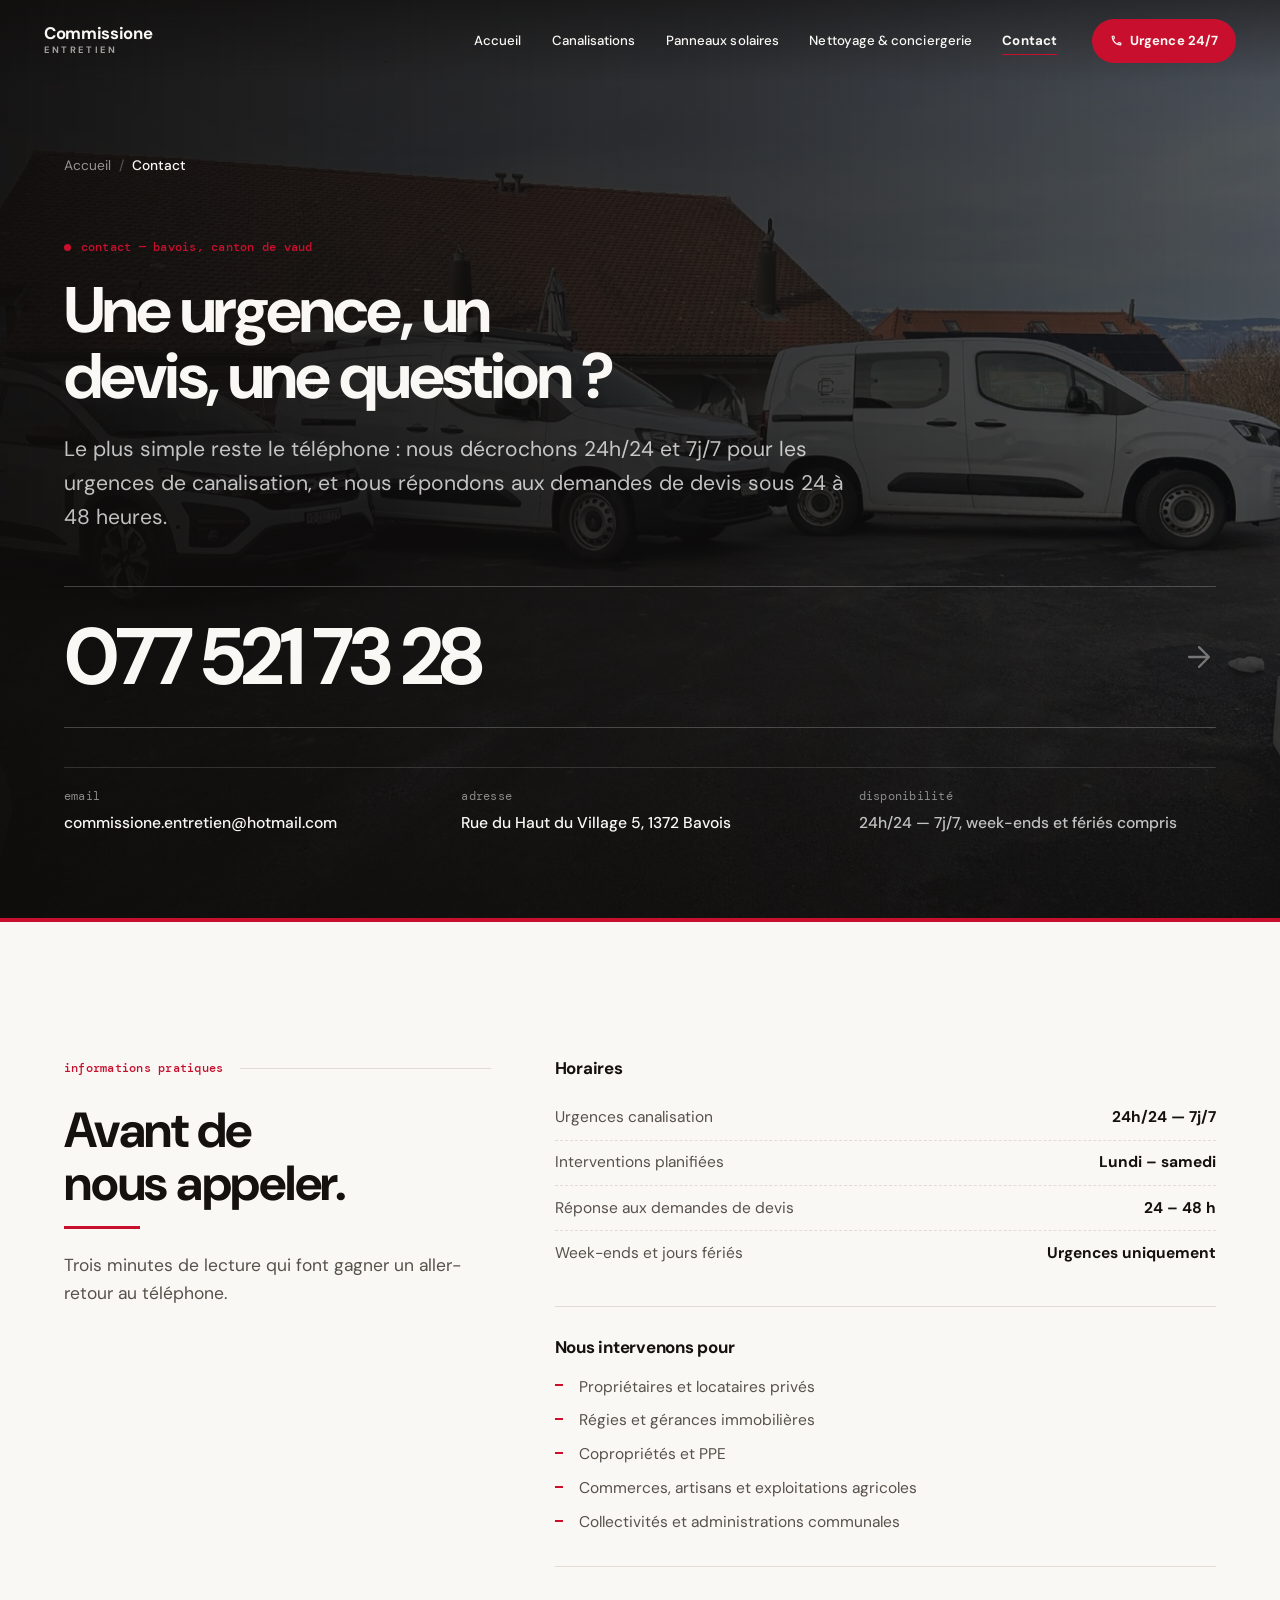
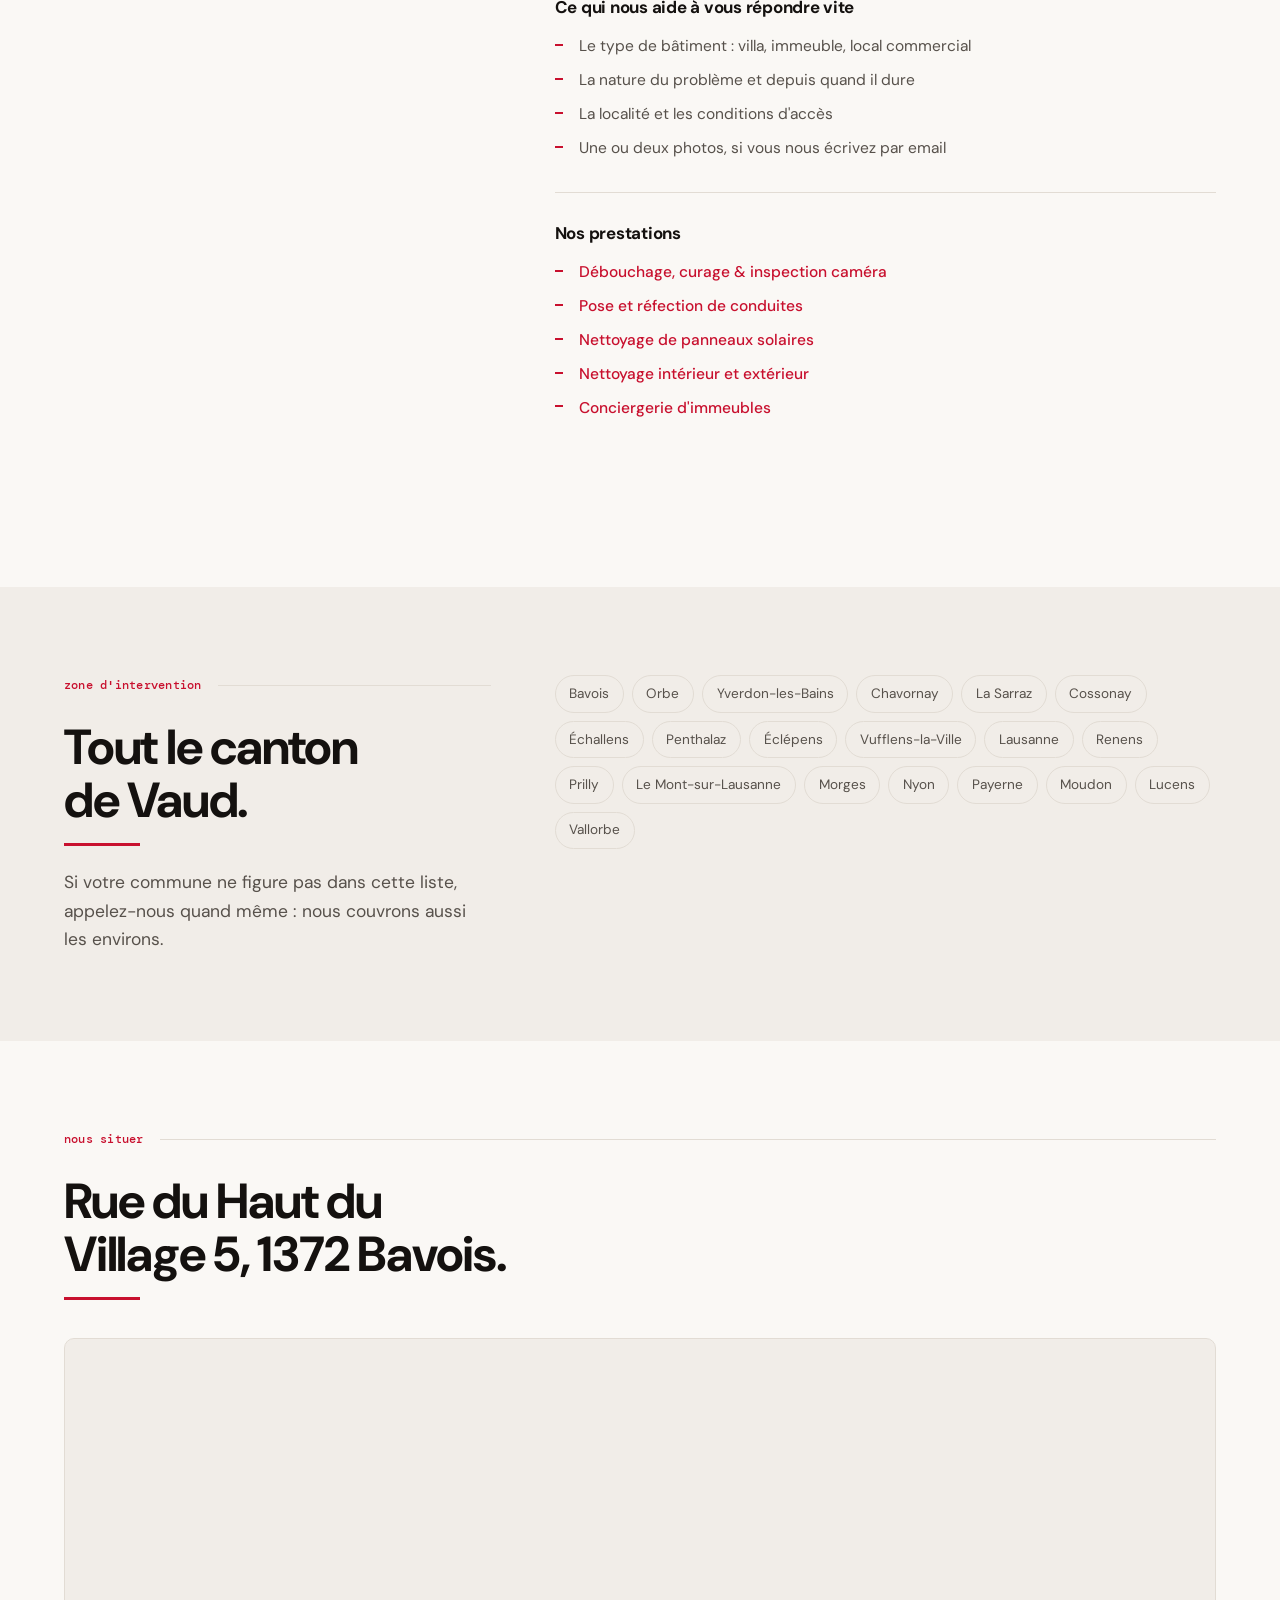
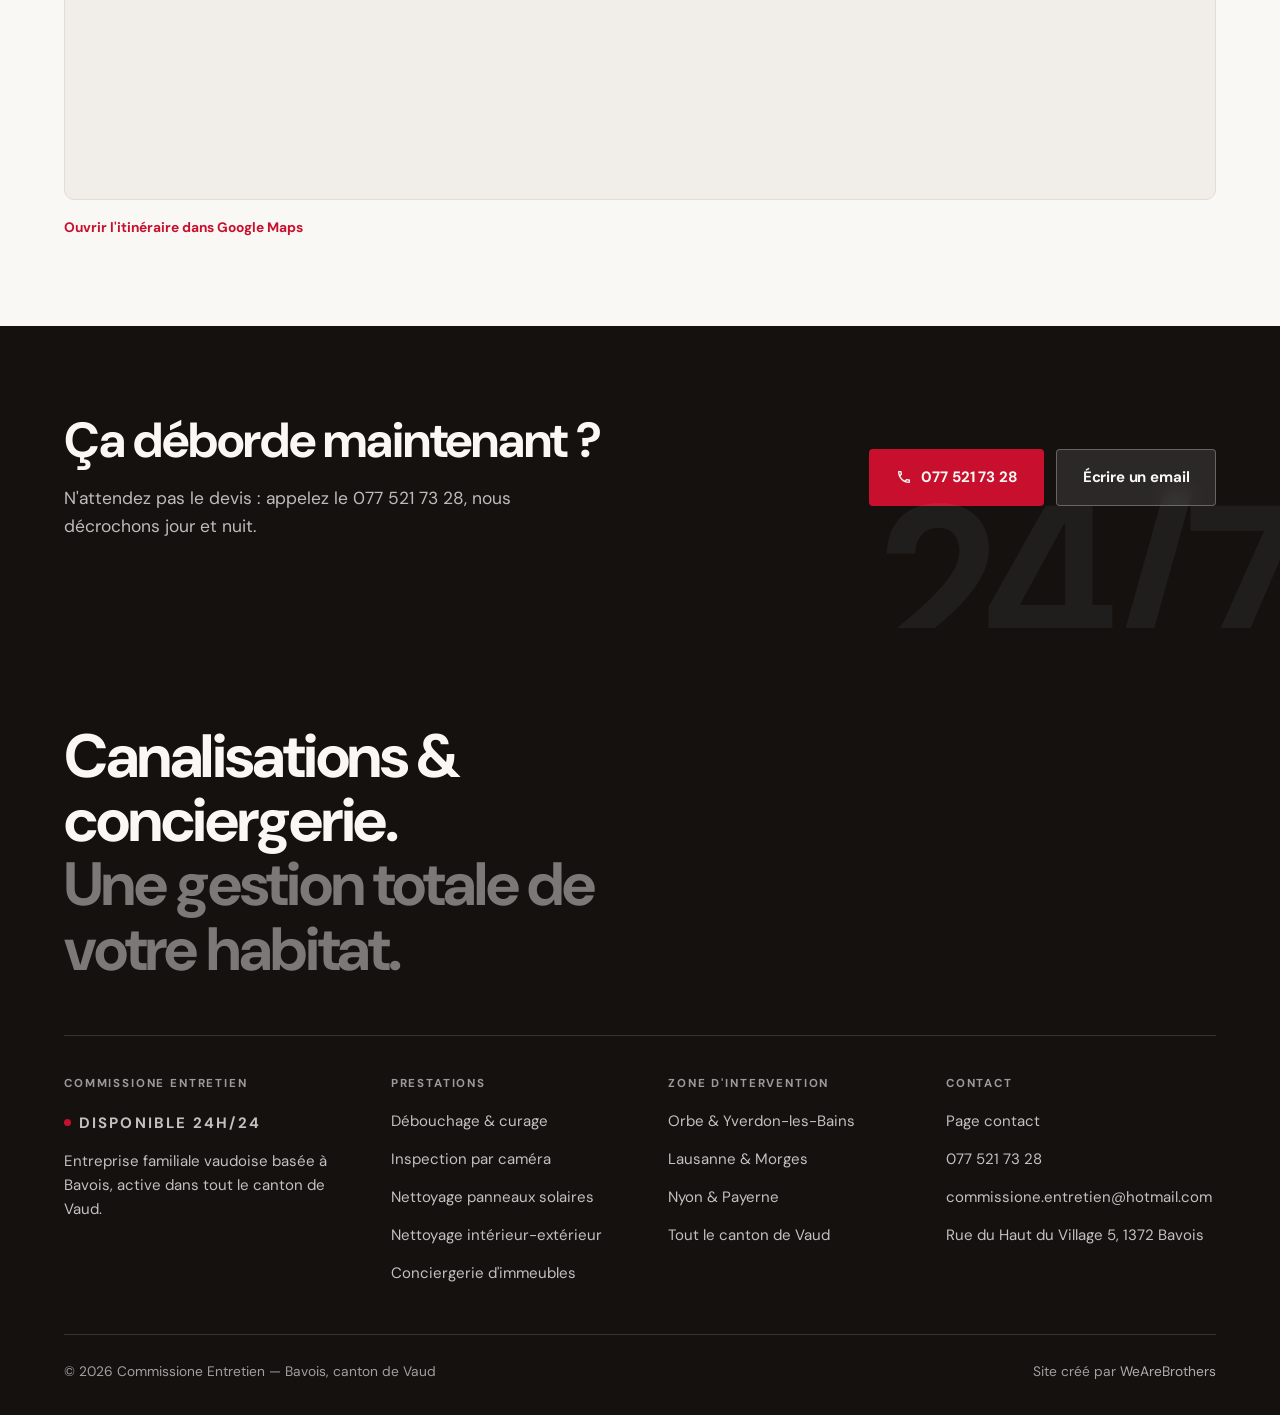
<file: contact/index.html>
<!DOCTYPE html>
<html lang="fr">

<head>
    <meta charset="UTF-8">
    <meta name="viewport" content="width=device-width, initial-scale=1.0, viewport-fit=cover">

    <!-- Les animations d'apparition masquent du contenu (opacité 0). Cette classe
         les active UNIQUEMENT si le JS tourne : sans elle, la page s'affiche
         entièrement, y compris pour un crawler qui n'exécuterait rien. -->
    <script>document.documentElement.className += " js-anim";</script>

    <title>Contact &amp; Devis Gratuit — Commissione Entretien, Bavois</title>
    <meta name="description" content="Une urgence, un devis ou une question ? Joignez Commissione Entretien à Bavois, 24h/24, pour tout le canton de Vaud. Réponse rapide, devis gratuit.">
    <link rel="canonical" href="https://commissione-entretien.ch/contact/">
    <meta name="robots" content="index, follow, max-image-preview:large, max-snippet:-1">
    <meta name="theme-color" content="#c8102e">
    <meta name="format-detection" content="telephone=no">
    <meta name="geo.region" content="CH-VD">
    <meta name="geo.placename" content="Bavois">
    <meta name="geo.position" content="46.6883;6.5556">
    <meta name="ICBM" content="46.6883, 6.5556">

    <!-- Open Graph -->
    <meta property="og:type" content="website">
    <meta property="og:site_name" content="Commissione Entretien">
    <meta property="og:title" content="Contact — Commissione Entretien, Bavois">
    <meta property="og:description" content="077 521 73 28 — disponible 24h/24 dans tout le canton de Vaud. Devis gratuit et sans engagement.">
    <meta property="og:url" content="https://commissione-entretien.ch/contact/">
    <meta property="og:image" content="https://commissione-entretien.ch/assets/paysage-vaud-bavois.png">
    <meta property="og:locale" content="fr_CH">

    <!-- Twitter -->
    <meta name="twitter:card" content="summary_large_image">
    <meta name="twitter:title" content="Contact — Commissione Entretien, Bavois">
    <meta name="twitter:description" content="077 521 73 28 — disponible 24h/24 dans tout le canton de Vaud.">
    <meta name="twitter:image" content="https://commissione-entretien.ch/assets/paysage-vaud-bavois.png">

    <!-- Icônes -->
    <link rel="icon" type="image/x-icon" href="/favicon.ico">
    <link rel="icon" type="image/png" sizes="16x16" href="/favicon-16x16.png">
    <link rel="icon" type="image/png" sizes="32x32" href="/favicon-32x32.png">
    <link rel="apple-touch-icon" sizes="180x180" href="/apple-touch-icon.png">
    <link rel="manifest" href="/site.webmanifest">

    <!-- Typographie -->
    <link rel="preconnect" href="https://fonts.googleapis.com">
    <link rel="preconnect" href="https://fonts.gstatic.com" crossorigin>
    <link href="https://fonts.googleapis.com/css2?family=DM+Mono:wght@400;500&family=DM+Sans:opsz,wght@9..40,400;9..40,500;9..40,700&display=swap" rel="stylesheet">

    <!-- Image LCP -->
    <link rel="preload" as="image" type="image/webp"
          imagesrcset="../assets/photos/flotte-vehicules-commissione-entretien-800.webp 800w, ../assets/photos/flotte-vehicules-commissione-entretien-1600.webp 1600w"
          imagesizes="100vw" fetchpriority="high">

    <!-- Styles -->
    <link rel="stylesheet" href="../css/reset.css">
    <link rel="stylesheet" href="../css/base.css">
    <link rel="stylesheet" href="../css/layout.css">
    <link rel="stylesheet" href="../css/home.css">
    <link rel="stylesheet" href="../css/page.css">
    <link rel="stylesheet" href="../css/contact.css">
    <link rel="stylesheet" href="../css/lightbox.css">

    <!-- Scripts -->
    <script type="module" src="../js/main.js"></script>

    <!-- Données structurées -->
    <script type="application/ld+json">
    {
      "@context": "https://schema.org",
      "@graph": [
        {
          "@type": "ContactPage",
          "url": "https://commissione-entretien.ch/contact/",
          "name": "Contact — Commissione Entretien",
          "inLanguage": "fr-CH",
          "about": { "@id": "https://commissione-entretien.ch/#business" }
        },
        {
          "@type": ["LocalBusiness", "HomeAndConstructionBusiness"],
          "@id": "https://commissione-entretien.ch/#business",
          "name": "Commissione Entretien",
          "url": "https://commissione-entretien.ch/",
          "telephone": "+41775217328",
          "email": "commissione.entretien@hotmail.com",
          "image": "https://commissione-entretien.ch/assets/photos/camion-hydrocureuse-immeuble-vaud.jpg",
          "logo": "https://commissione-entretien.ch/android-chrome-512x512.png",
          "priceRange": "$$",
          "currenciesAccepted": "CHF",
          "address": {
            "@type": "PostalAddress",
            "streetAddress": "Rue du Haut du Village 5",
            "postalCode": "1372",
            "addressLocality": "Bavois",
            "addressRegion": "Vaud",
            "addressCountry": "CH"
          },
          "geo": { "@type": "GeoCoordinates", "latitude": 46.6883, "longitude": 6.5556 },
          "hasMap": "https://maps.google.com/?q=Rue+du+Haut+du+Village+5,+1372+Bavois",
          "openingHoursSpecification": [{
            "@type": "OpeningHoursSpecification",
            "dayOfWeek": ["Monday", "Tuesday", "Wednesday", "Thursday", "Friday", "Saturday", "Sunday"],
            "opens": "00:00",
            "closes": "23:59"
          }],
          "contactPoint": [{
            "@type": "ContactPoint",
            "telephone": "+41775217328",
            "email": "commissione.entretien@hotmail.com",
            "contactType": "customer service",
            "availableLanguage": ["fr"],
            "areaServed": "CH-VD"
          }],
          "areaServed": { "@type": "AdministrativeArea", "name": "Canton de Vaud" }
        },
        {
          "@type": "BreadcrumbList",
          "itemListElement": [
            { "@type": "ListItem", "position": 1, "name": "Accueil", "item": "https://commissione-entretien.ch/" },
            { "@type": "ListItem", "position": 2, "name": "Contact", "item": "https://commissione-entretien.ch/contact/" }
          ]
        }
      ]
    }
    </script>
</head>

<body>

    <a href="#contenu" class="skip-link">Aller au contenu</a>

    <!-- ==================== HEADER ==================== -->
    <header class="header" data-header>
        <a href="../" class="header-logo" aria-label="Commissione Entretien — accueil">
            <span class="header-logo-text">
                <span class="logo-name">Commissione</span>
                <span class="logo-sub">Entretien</span>
            </span>
        </a>

        <nav class="header-nav" aria-label="Navigation principale">
            <a href="../">Accueil</a>
            <a href="../debouchage-curage-canalisation/">Canalisations</a>
            <a href="../nettoyage-panneaux-solaires/">Panneaux solaires</a>
            <a href="../nettoyage-conciergerie/">Nettoyage &amp; conciergerie</a>
            <a href="./" aria-current="page">Contact</a>
        </nav>

        <div class="header-right">
            <a href="tel:+41775217328" class="header-phone" aria-label="Appeler — urgence 24h/24, 7j/7">
                <svg width="13" height="13" viewBox="0 0 24 24" fill="currentColor" aria-hidden="true"><path d="M6.54 5c.06.89.21 1.76.45 2.59l-1.2 1.2c-.41-1.2-.67-2.47-.76-3.79h1.51m9.86 12.02c.85.24 1.72.39 2.6.45v1.49c-1.32-.09-2.59-.35-3.8-.75l1.2-1.19M7.5 3H4c-.55 0-1 .45-1 1 0 9.39 7.61 17 17 17 .55 0 1-.45 1-1v-3.49c0-.55-.45-1-1-1-1.24 0-2.45-.2-3.57-.57-.1-.04-.21-.05-.31-.05-.26 0-.51.1-.71.29l-2.2 2.2c-2.83-1.45-5.15-3.76-6.59-6.59l2.2-2.2c.28-.28.38-.67.27-1.04C8.7 6.45 8.5 5.25 8.5 4c0-.55-.45-1-1-1z"/></svg>
                <span class="header-phone-label">Urgence 24/7</span>
            </a>
            <button class="header-menu-btn" data-menu-toggle aria-label="Ouvrir le menu" aria-expanded="false" aria-controls="nav-overlay">
                <span class="menu-line"></span>
                <span class="menu-line"></span>
            </button>
        </div>
    </header>

    <!-- ==================== NAVIGATION MOBILE ==================== -->
    <nav class="nav-overlay" id="nav-overlay" data-nav-overlay aria-hidden="true" aria-label="Navigation mobile">
        <div class="nav-links">
            <a href="../" class="nav-link">Accueil</a>
            <a href="../debouchage-curage-canalisation/" class="nav-link">Canalisations</a>
            <a href="../nettoyage-panneaux-solaires/" class="nav-link">Panneaux solaires</a>
            <a href="../nettoyage-conciergerie/" class="nav-link">Nettoyage &amp; conciergerie</a>
            <a href="./" class="nav-link" aria-current="page">Contact</a>
        </div>
        <div class="nav-contact">
            <a href="tel:+41775217328" class="nav-phone" aria-label="Appeler le 077 521 73 28"><svg width="17" height="17" viewBox="0 0 24 24" fill="currentColor" aria-hidden="true"><path d="M6.54 5c.06.89.21 1.76.45 2.59l-1.2 1.2c-.41-1.2-.67-2.47-.76-3.79h1.51m9.86 12.02c.85.24 1.72.39 2.6.45v1.49c-1.32-.09-2.59-.35-3.8-.75l1.2-1.19M7.5 3H4c-.55 0-1 .45-1 1 0 9.39 7.61 17 17 17 .55 0 1-.45 1-1v-3.49c0-.55-.45-1-1-1-1.24 0-2.45-.2-3.57-.57-.1-.04-.21-.05-.31-.05-.26 0-.51.1-.71.29l-2.2 2.2c-2.83-1.45-5.15-3.76-6.59-6.59l2.2-2.2c.28-.28.38-.67.27-1.04C8.7 6.45 8.5 5.25 8.5 4c0-.55-.45-1-1-1z"/></svg>077 521 73 28</a>
            <a href="mailto:commissione.entretien@hotmail.com">commissione.entretien@hotmail.com</a>
            <a href="https://maps.google.com/?q=Rue+du+Haut+du+Village+5,+1372+Bavois" target="_blank" rel="noopener">Rue du Haut du Village 5, 1372 Bavois</a>
        </div>
    </nav>

    <main id="contenu" class="page-body page-body--flush">

        <span class="header-sentinel" data-header-sentinel aria-hidden="true"></span>

        <!-- ==================== OUVERTURE ==================== -->
        <section class="contact-hero" aria-labelledby="contact-title">
            <picture>
                <source type="image/webp" srcset="../assets/photos/flotte-vehicules-commissione-entretien-800.webp 800w, ../assets/photos/flotte-vehicules-commissione-entretien-1600.webp 1600w" sizes="100vw">
                <img src="../assets/photos/flotte-vehicules-commissione-entretien.jpg"
                     alt="Les trois véhicules de Commissione Entretien alignés, dont deux fourgons marqués"
                     width="1600" height="1200" decoding="async" fetchpriority="high" class="contact-hero-bg">
            </picture>
            <div class="contact-hero-scrim" aria-hidden="true"></div>
            <div class="hero-rule" aria-hidden="true"></div>

            <div class="container">
                <nav class="breadcrumb breadcrumb--light" aria-label="Fil d'Ariane">
                    <ol>
                        <li><a href="../">Accueil</a></li>
                        <li><span aria-current="page">Contact</span></li>
                    </ol>
                </nav>

                <p class="page-eyebrow">
                    <span class="dot" aria-hidden="true"></span>
                    contact — bavois, canton de vaud
                </p>

                <h1 class="contact-title" id="contact-title">Une urgence, un devis, une question ?</h1>

                <p class="contact-lead">
                    Le plus simple reste le téléphone : nous décrochons 24h/24 et 7j/7 pour les urgences de
                    canalisation, et nous répondons aux demandes de devis sous 24 à 48 heures.
                </p>

                <a href="tel:+41775217328" class="contact-number">
                    <span>077 521 73 28</span>
                    <svg width="34" height="34" viewBox="0 0 24 24" fill="none" stroke="currentColor" stroke-width="1.6" stroke-linecap="round" stroke-linejoin="round" aria-hidden="true"><path d="M5 12h14M12 5l7 7-7 7"/></svg>
                </a>

                <div class="contact-quick">
                    <a class="quick" href="mailto:commissione.entretien@hotmail.com">
                        <span class="quick-label">email</span>
                        <span class="quick-value">commissione.entretien@hotmail.com <svg width="15" height="15" viewBox="0 0 24 24" fill="none" stroke="currentColor" stroke-width="2" stroke-linecap="round" stroke-linejoin="round" aria-hidden="true"><path d="M7 17L17 7M8 7h9v9"/></svg></span>
                    </a>
                    <a class="quick" href="https://maps.google.com/?q=Rue+du+Haut+du+Village+5,+1372+Bavois" target="_blank" rel="noopener">
                        <span class="quick-label">adresse</span>
                        <span class="quick-value"><address>Rue du Haut du Village 5, 1372 Bavois</address> <svg width="15" height="15" viewBox="0 0 24 24" fill="none" stroke="currentColor" stroke-width="2" stroke-linecap="round" stroke-linejoin="round" aria-hidden="true"><path d="M7 17L17 7M8 7h9v9"/></svg></span>
                    </a>
                    <div class="quick quick--static">
                        <span class="quick-label">disponibilité</span>
                        <span class="quick-value">24h/24 — 7j/7, week-ends et fériés compris</span>
                    </div>
                </div>
            </div>
        </section>

        <!-- ==================== INFORMATIONS PRATIQUES ==================== -->
        <section class="section" aria-labelledby="infos-title">
            <div class="container">
                <div class="pinned">
                    <div class="pinned-head">
                        <p class="section-label reveal"><span>informations pratiques</span></p>
                        <h2 class="section-heading reveal" id="infos-title">Avant de nous appeler.</h2>
                        <p class="section-intro reveal">
                            Trois minutes de lecture qui font gagner un aller-retour au téléphone.
                        </p>
                    </div>

                    <div class="pinned-body">
                        <div class="rows">

                            <div class="reveal">
                                <h3>Horaires</h3>
                                <dl class="hours">
                                    <div><dt>Urgences canalisation</dt><dd>24h/24 — 7j/7</dd></div>
                                    <div><dt>Interventions planifiées</dt><dd>Lundi – samedi</dd></div>
                                    <div><dt>Réponse aux demandes de devis</dt><dd>24 – 48 h</dd></div>
                                    <div><dt>Week-ends et jours fériés</dt><dd>Urgences uniquement</dd></div>
                                </dl>
                            </div>

                            <div class="reveal">
                                <h3>Nous intervenons pour</h3>
                                <ul>
                                    <li>Propriétaires et locataires privés</li>
                                    <li>Régies et gérances immobilières</li>
                                    <li>Copropriétés et PPE</li>
                                    <li>Commerces, artisans et exploitations agricoles</li>
                                    <li>Collectivités et administrations communales</li>
                                </ul>
                            </div>

                            <div class="reveal">
                                <h3>Ce qui nous aide à vous répondre vite</h3>
                                <ul>
                                    <li>Le type de bâtiment : villa, immeuble, local commercial</li>
                                    <li>La nature du problème et depuis quand il dure</li>
                                    <li>La localité et les conditions d'accès</li>
                                    <li>Une ou deux photos, si vous nous écrivez par email</li>
                                </ul>
                            </div>

                            <div class="reveal">
                                <h3>Nos prestations</h3>
                                <ul>
                                    <li><a href="../debouchage-curage-canalisation/">Débouchage, curage &amp; inspection caméra</a></li>
                                    <li><a href="../debouchage-curage-canalisation/#inspection-camera">Pose et réfection de conduites</a></li>
                                    <li><a href="../nettoyage-panneaux-solaires/">Nettoyage de panneaux solaires</a></li>
                                    <li><a href="../nettoyage-conciergerie/">Nettoyage intérieur et extérieur</a></li>
                                    <li><a href="../nettoyage-conciergerie/#conciergerie">Conciergerie d'immeubles</a></li>
                                </ul>
                            </div>

                        </div>
                    </div>
                </div>
            </div>
        </section>

        <!-- ==================== ZONE D'INTERVENTION ==================== -->
        <section class="section section--tight section--tint" aria-labelledby="zone-title">
            <div class="container">
                <div class="pinned">
                    <div class="pinned-head">
                        <p class="section-label reveal"><span>zone d'intervention</span></p>
                        <h2 class="section-heading reveal" id="zone-title">Tout le canton de Vaud.</h2>
                        <p class="section-intro reveal">
                            Si votre commune ne figure pas dans cette liste, appelez-nous quand même :
                            nous couvrons aussi les environs.
                        </p>
                    </div>

                    <div class="pinned-body reveal">
                        <ul class="communes">
                            <li>Bavois</li>
                            <li>Orbe</li>
                            <li>Yverdon-les-Bains</li>
                            <li>Chavornay</li>
                            <li>La Sarraz</li>
                            <li>Cossonay</li>
                            <li>Échallens</li>
                            <li>Penthalaz</li>
                            <li>Éclépens</li>
                            <li>Vufflens-la-Ville</li>
                            <li>Lausanne</li>
                            <li>Renens</li>
                            <li>Prilly</li>
                            <li>Le Mont-sur-Lausanne</li>
                            <li>Morges</li>
                            <li>Nyon</li>
                            <li>Payerne</li>
                            <li>Moudon</li>
                            <li>Lucens</li>
                            <li>Vallorbe</li>
                        </ul>
                    </div>
                </div>
            </div>
        </section>

        <!-- ==================== CARTE ==================== -->
        <section class="section section--tight" aria-labelledby="map-title">
            <div class="container">
                <p class="section-label reveal"><span>nous situer</span></p>
                <h2 class="section-heading reveal" id="map-title">Rue du Haut du Village 5, 1372 Bavois.</h2>

                <div class="map reveal">
                    <iframe
                        src="https://www.openstreetmap.org/export/embed.html?bbox=6.5406%2C46.6808%2C6.5706%2C46.6958&amp;layer=mapnik&amp;marker=46.6883%2C6.5556"
                        title="Carte de localisation de Commissione Entretien à Bavois"
                        loading="lazy"
                        referrerpolicy="no-referrer"></iframe>
                </div>
                <p class="map-note reveal">
                    <a href="https://maps.google.com/?q=Rue+du+Haut+du+Village+5,+1372+Bavois" target="_blank" rel="noopener" class="link">Ouvrir l'itinéraire dans Google Maps</a>
                </p>
            </div>
        </section>

        <!-- ==================== CTA FINAL ==================== -->
        <section class="section section--tight section--ink cta-band urgence" aria-labelledby="cta-title">
            <span class="urgence-mark" aria-hidden="true">24/7</span>
            <div class="container">
                <div class="cta-band-inner">
                    <div class="reveal">
                        <h2 id="cta-title">Ça déborde maintenant ?</h2>
                        <p>N'attendez pas le devis : appelez le 077 521 73 28, nous décrochons jour et nuit.</p>
                    </div>
                    <div class="cta-band-actions reveal" data-delay="1">
                        <a href="tel:+41775217328" class="btn btn--accent">
                            <svg width="16" height="16" viewBox="0 0 24 24" fill="currentColor" aria-hidden="true"><path d="M6.54 5c.06.89.21 1.76.45 2.59l-1.2 1.2c-.41-1.2-.67-2.47-.76-3.79h1.51m9.86 12.02c.85.24 1.72.39 2.6.45v1.49c-1.32-.09-2.59-.35-3.8-.75l1.2-1.19M7.5 3H4c-.55 0-1 .45-1 1 0 9.39 7.61 17 17 17 .55 0 1-.45 1-1v-3.49c0-.55-.45-1-1-1-1.24 0-2.45-.2-3.57-.57-.1-.04-.21-.05-.31-.05-.26 0-.51.1-.71.29l-2.2 2.2c-2.83-1.45-5.15-3.76-6.59-6.59l2.2-2.2c.28-.28.38-.67.27-1.04C8.7 6.45 8.5 5.25 8.5 4c0-.55-.45-1-1-1z"/></svg>
                            077 521 73 28
                        </a>
                        <a href="mailto:commissione.entretien@hotmail.com" class="btn btn--light">Écrire un email</a>
                    </div>
                </div>
            </div>
        </section>

    </main>

    <!-- ==================== FOOTER ==================== -->
    <footer class="footer">
        <div class="container">
            <p class="footer-tagline reveal">
                <span>Canalisations &amp; conciergerie.</span>
                <span>Une gestion totale de votre habitat.</span>
            </p>

            <div class="footer-grid">
                <div class="footer-col">
                    <h2>Commissione Entretien</h2>
                    <p class="footer-status">Disponible 24h/24</p>
                    <p class="footer-note">Entreprise familiale vaudoise basée à Bavois, active dans tout le canton de Vaud.</p>
                </div>

                <nav class="footer-col" aria-label="Prestations">
                    <h2>Prestations</h2>
                    <ul>
                        <li><a href="../debouchage-curage-canalisation/">Débouchage &amp; curage</a></li>
                        <li><a href="../debouchage-curage-canalisation/#inspection-camera">Inspection par caméra</a></li>
                        <li><a href="../nettoyage-panneaux-solaires/">Nettoyage panneaux solaires</a></li>
                        <li><a href="../nettoyage-conciergerie/">Nettoyage intérieur-extérieur</a></li>
                        <li><a href="../nettoyage-conciergerie/#conciergerie">Conciergerie d'immeubles</a></li>
                    </ul>
                </nav>

                <nav class="footer-col" aria-label="Zone d'intervention">
                    <h2>Zone d'intervention</h2>
                    <ul>
                        <li><a href="../#zone">Orbe &amp; Yverdon-les-Bains</a></li>
                        <li><a href="../#zone">Lausanne &amp; Morges</a></li>
                        <li><a href="../#zone">Nyon &amp; Payerne</a></li>
                        <li><a href="../#zone">Tout le canton de Vaud</a></li>
                    </ul>
                </nav>

                <div class="footer-col">
                    <h2>Contact</h2>
                    <ul>
                        <li><a href="./">Page contact</a></li>
                        <li><a href="tel:+41775217328">077 521 73 28</a></li>
                        <li><a href="mailto:commissione.entretien@hotmail.com">commissione.entretien@hotmail.com</a></li>
                        <li><a href="https://maps.google.com/?q=Rue+du+Haut+du+Village+5,+1372+Bavois" target="_blank" rel="noopener">Rue du Haut du Village 5, 1372 Bavois</a></li>
                    </ul>
                </div>
            </div>

            <div class="footer-bottom">
                <p>© 2026 Commissione Entretien — Bavois, canton de Vaud</p>
                <p>Site créé par <a href="https://wearebrothers.ch" target="_blank" rel="noopener">WeAreBrothers</a></p>
            </div>
        </div>
    </footer>

    <!-- ==================== BARRE MOBILE ==================== -->
    <div class="mobile-bar">
        <a href="tel:+41775217328" class="mobile-bar-call">
            <svg width="18" height="18" viewBox="0 0 24 24" fill="currentColor" aria-hidden="true"><path d="M6.54 5c.06.89.21 1.76.45 2.59l-1.2 1.2c-.41-1.2-.67-2.47-.76-3.79h1.51m9.86 12.02c.85.24 1.72.39 2.6.45v1.49c-1.32-.09-2.59-.35-3.8-.75l1.2-1.19M7.5 3H4c-.55 0-1 .45-1 1 0 9.39 7.61 17 17 17 .55 0 1-.45 1-1v-3.49c0-.55-.45-1-1-1-1.24 0-2.45-.2-3.57-.57-.1-.04-.21-.05-.31-.05-.26 0-.51.1-.71.29l-2.2 2.2c-2.83-1.45-5.15-3.76-6.59-6.59l2.2-2.2c.28-.28.38-.67.27-1.04C8.7 6.45 8.5 5.25 8.5 4c0-.55-.45-1-1-1z"/></svg>
            Appeler maintenant
        </a>
        <a href="mailto:commissione.entretien@hotmail.com" class="mobile-bar-mail" aria-label="Envoyer un email">
            <svg width="20" height="20" viewBox="0 0 24 24" fill="none" stroke="currentColor" stroke-width="2" stroke-linecap="round" stroke-linejoin="round" aria-hidden="true"><path d="M4 4h16c1.1 0 2 .9 2 2v12c0 1.1-.9 2-2 2H4c-1.1 0-2-.9-2-2V6c0-1.1.9-2 2-2z"/><polyline points="22,6 12,13 2,6"/></svg>
        </a>
    </div>

</body>

</html>
</file>
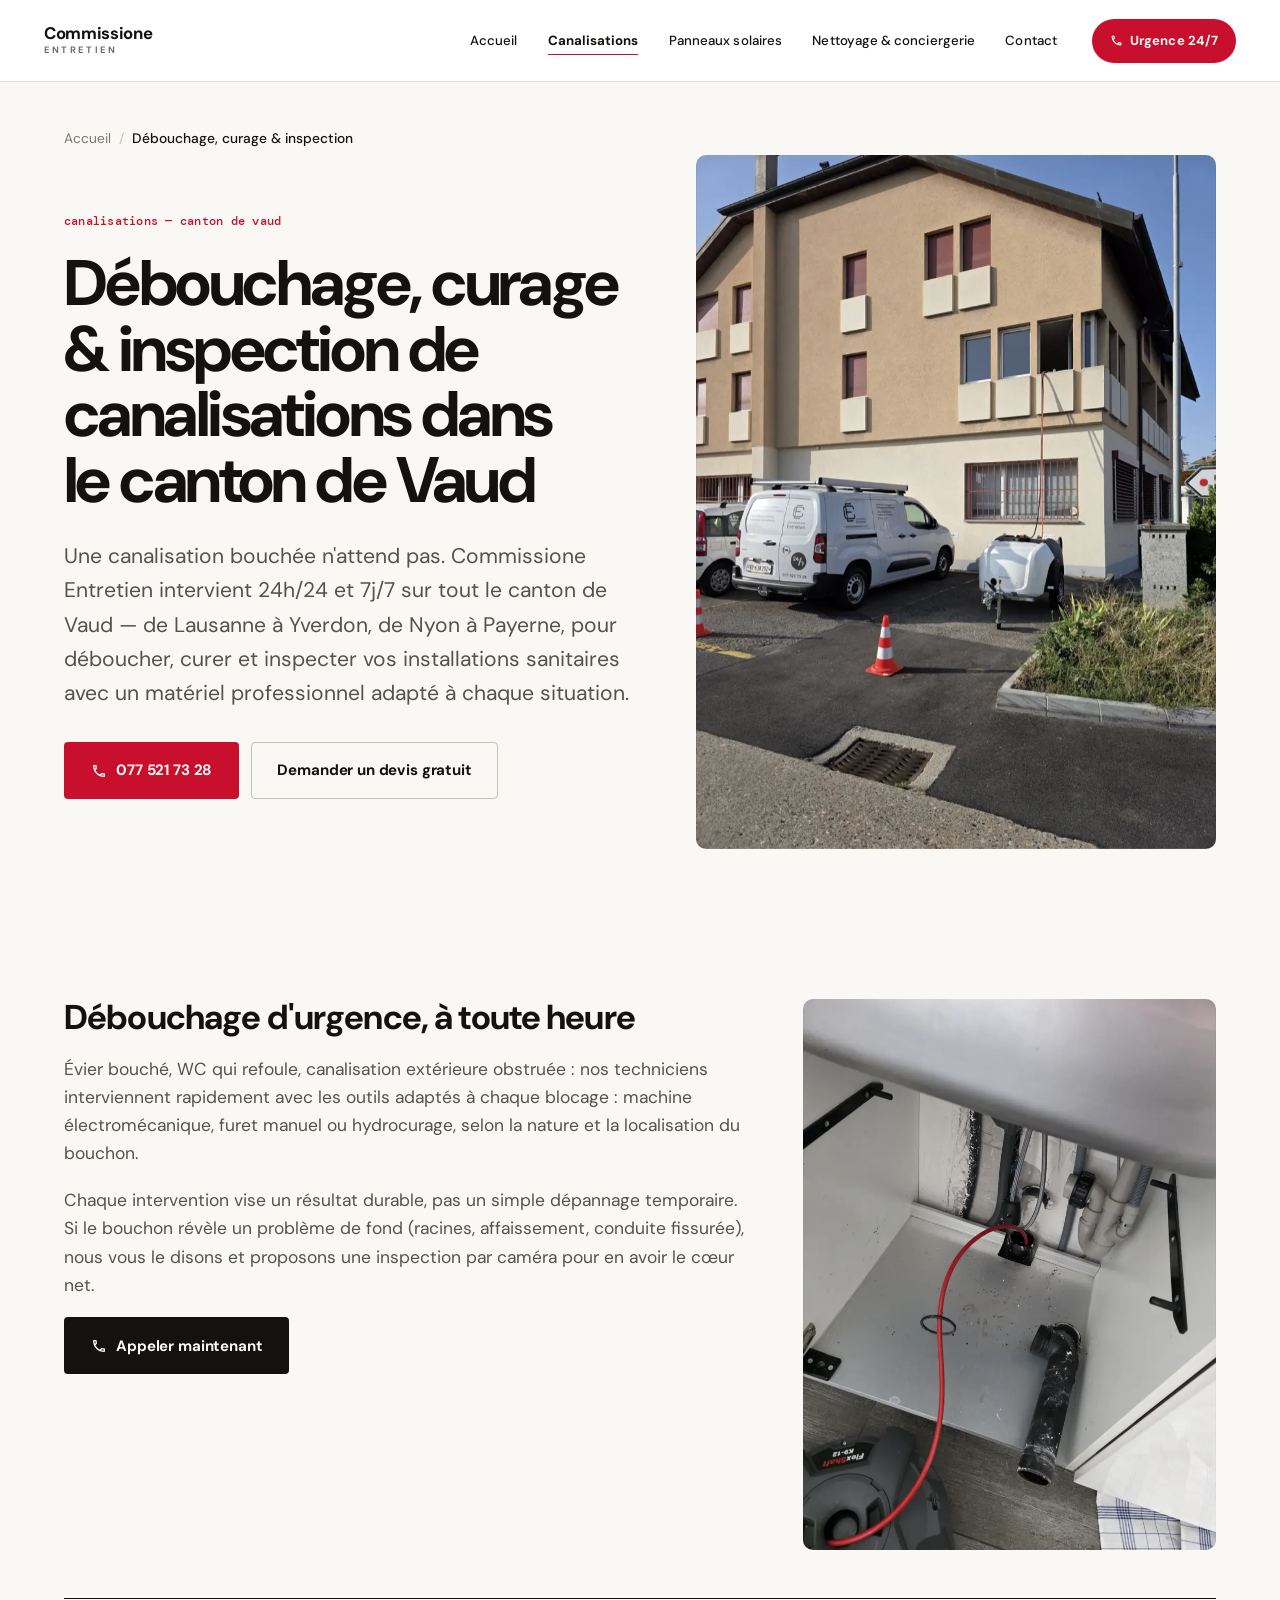
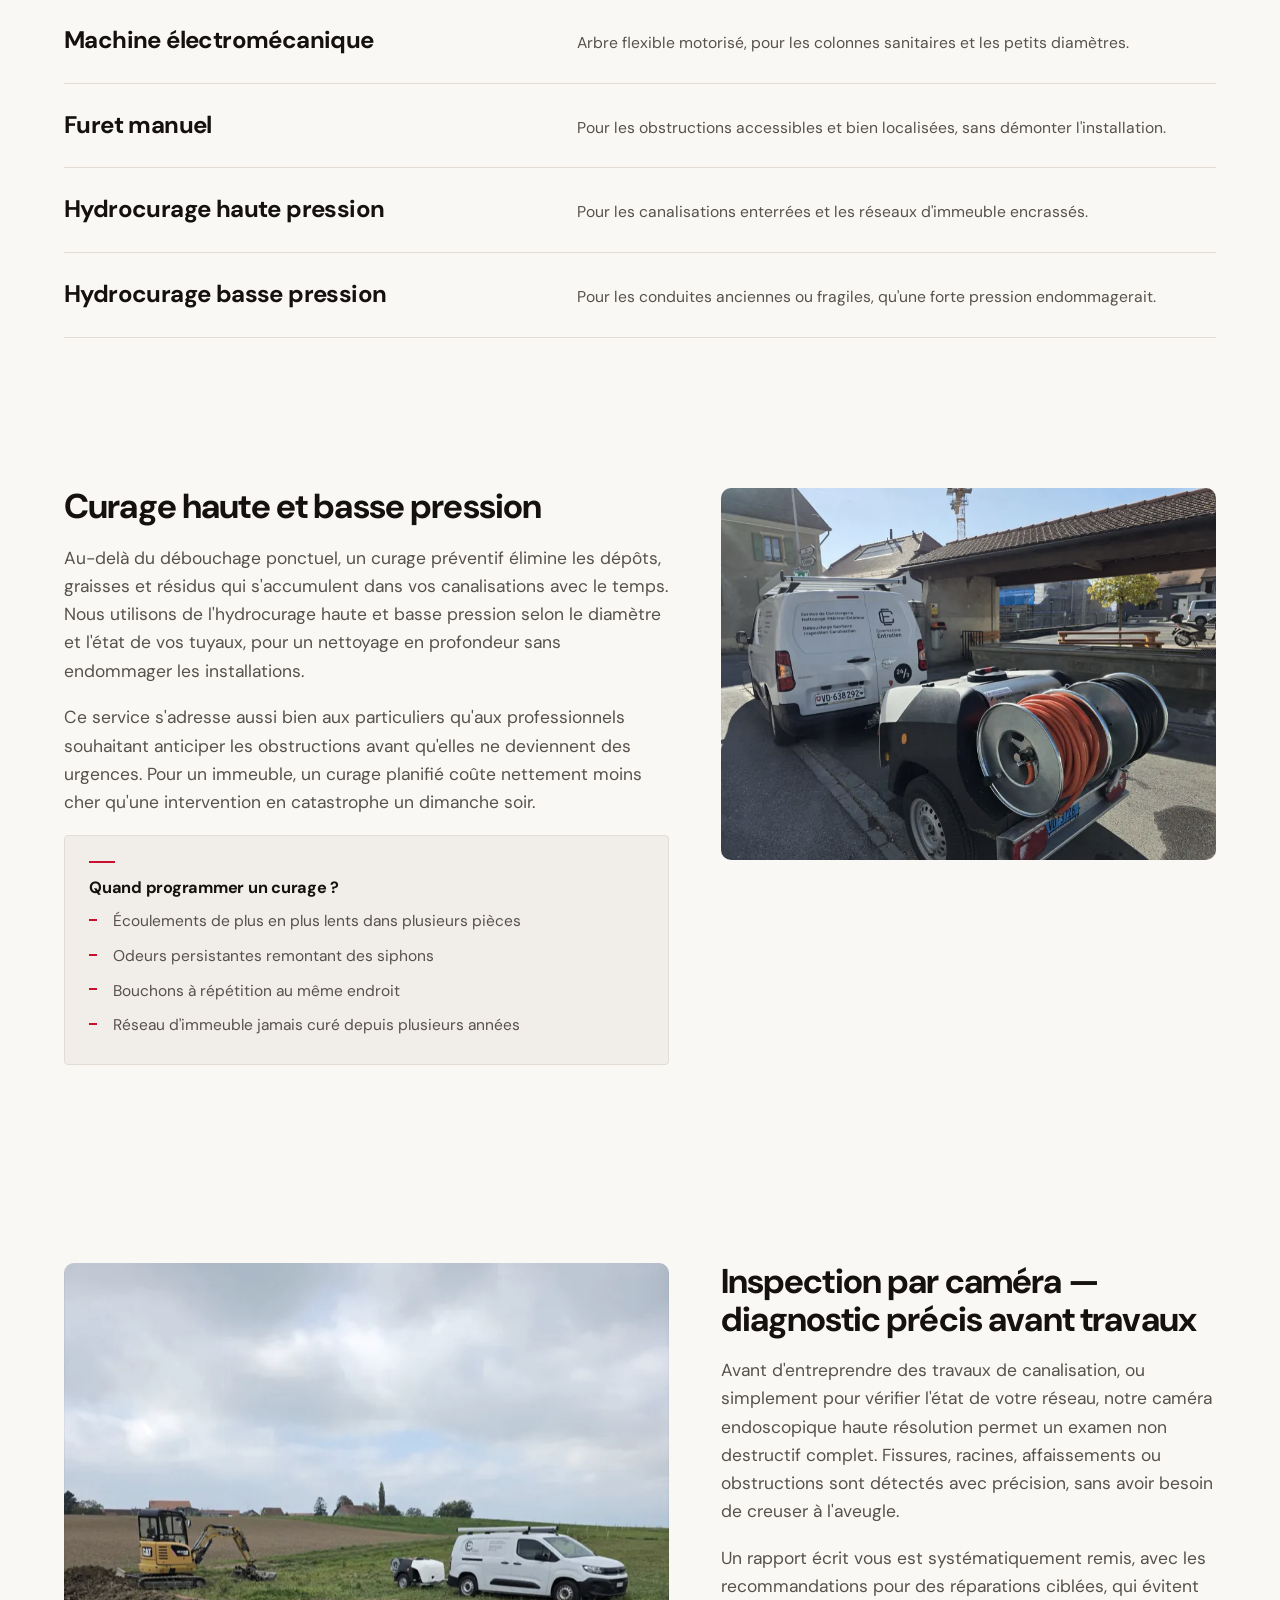
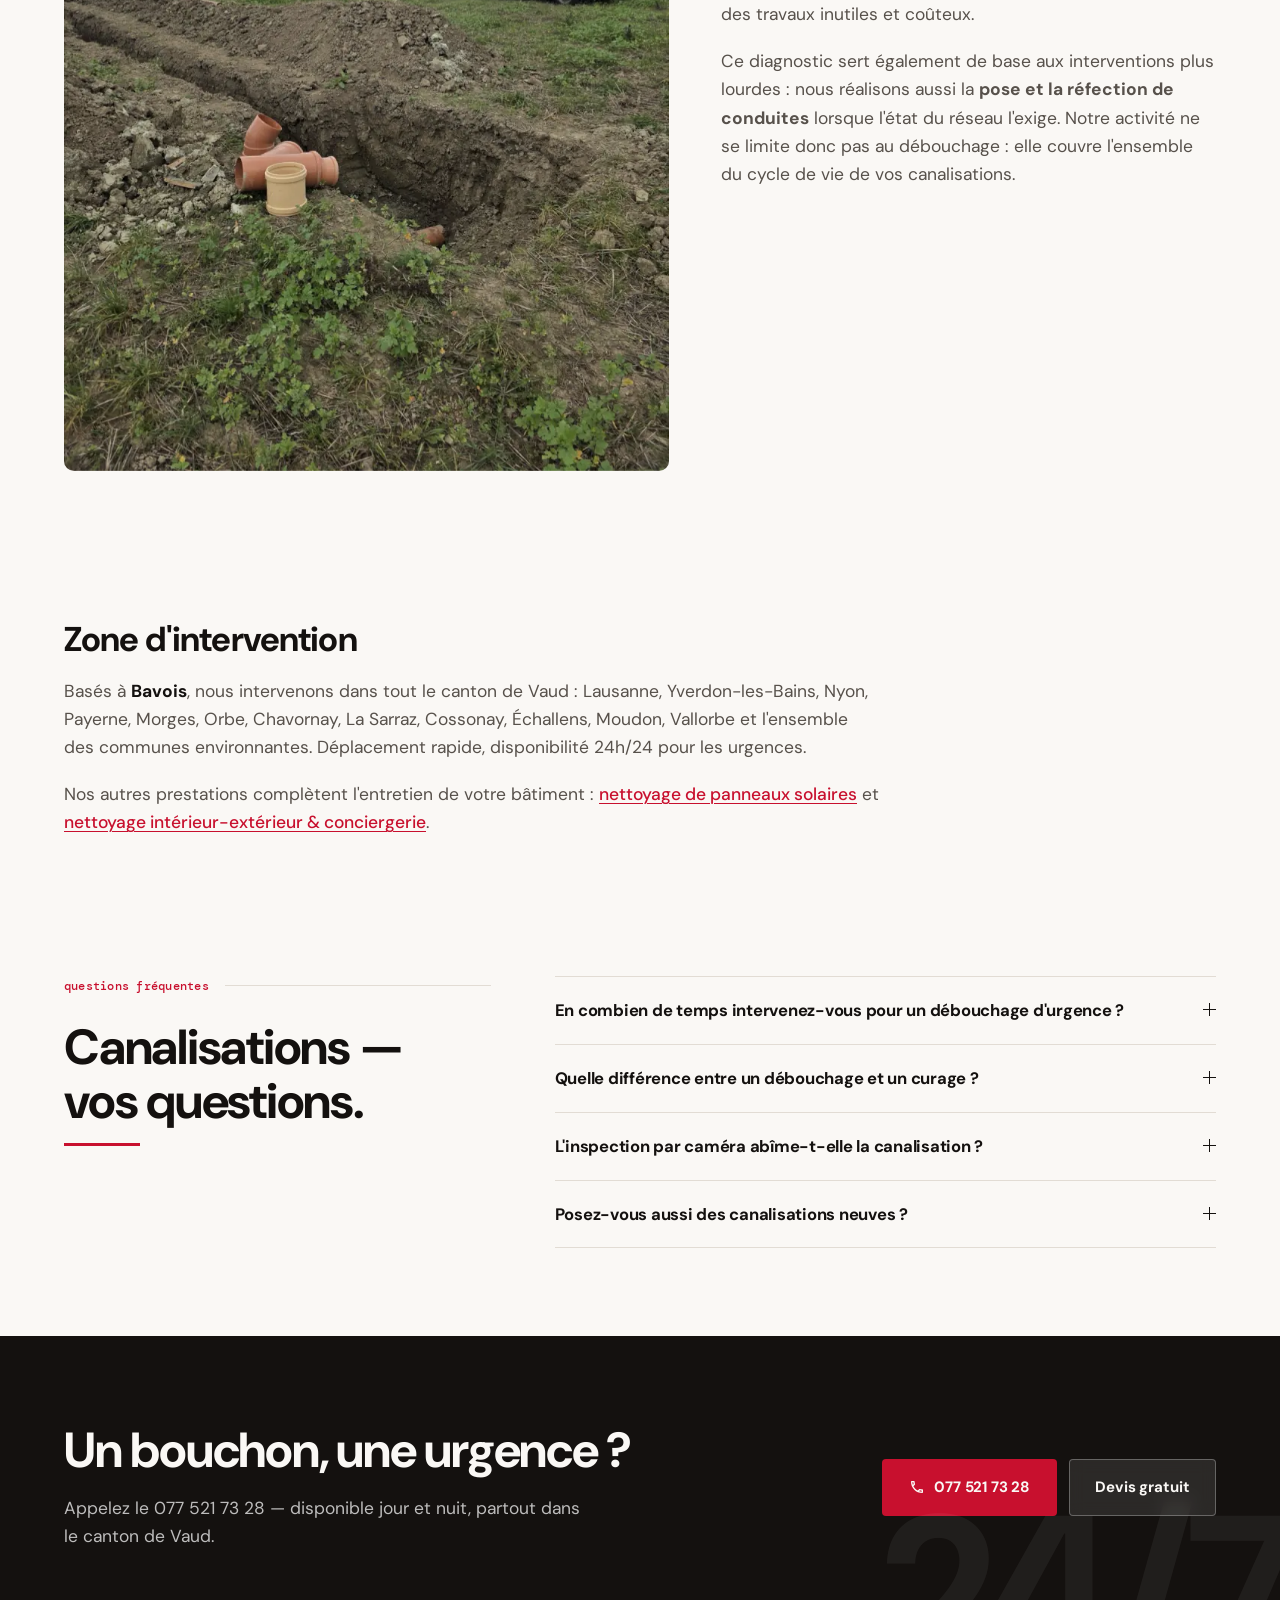
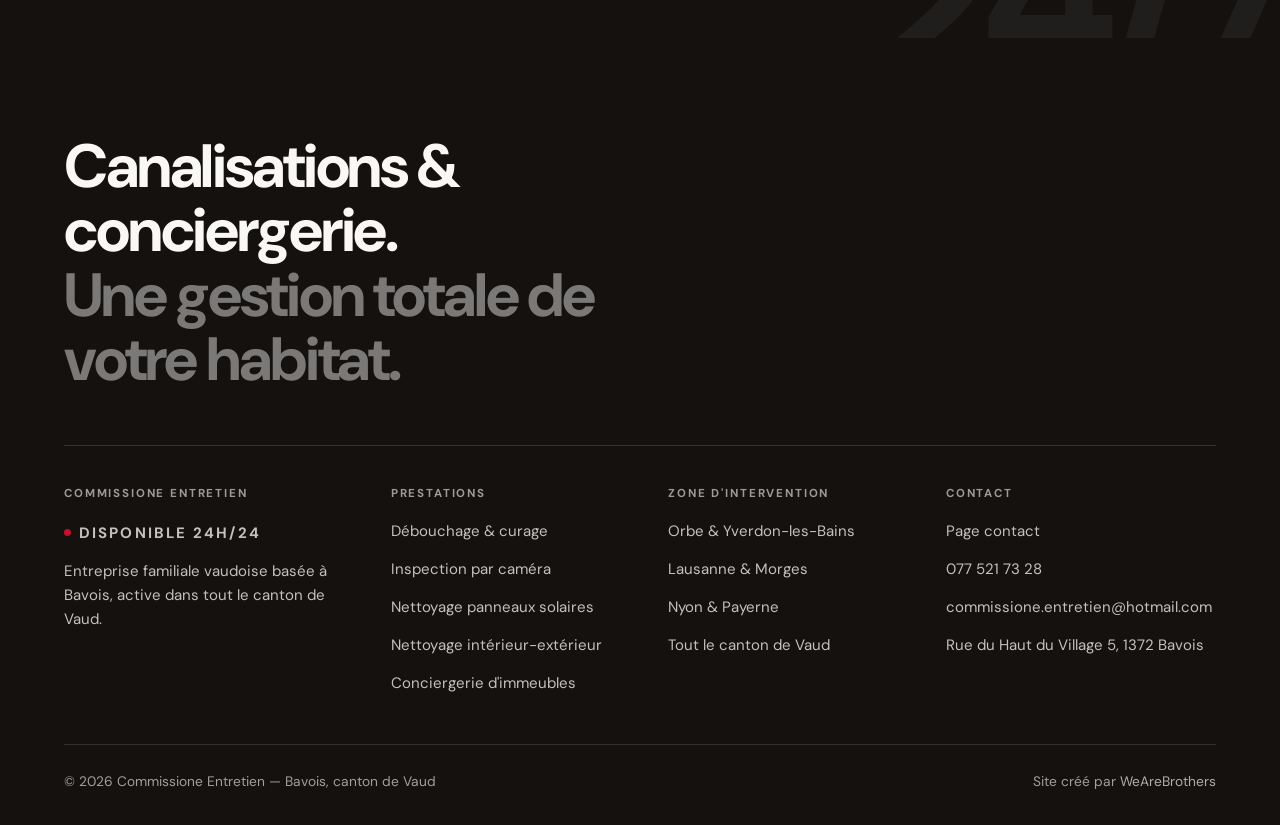
<file: debouchage-curage-canalisation/index.html>
<!DOCTYPE html>
<html lang="fr">

<head>
    <meta charset="UTF-8">
    <meta name="viewport" content="width=device-width, initial-scale=1.0, viewport-fit=cover">

    <!-- Les animations d'apparition masquent du contenu (opacité 0). Cette classe
         les active UNIQUEMENT si le JS tourne : sans elle, la page s'affiche
         entièrement, y compris pour un crawler qui n'exécuterait rien. -->
    <script>document.documentElement.className += " js-anim";</script>

    <title>Débouchage Canalisation Vaud 24h/24 | Commissione Entretien</title>
    <meta name="description" content="Débouchage d'urgence, curage haute pression et inspection par caméra de vos canalisations, 24h/24 dans le canton de Vaud. Devis gratuit depuis Bavois.">
    <link rel="canonical" href="https://commissione-entretien.ch/debouchage-curage-canalisation/">
    <meta name="robots" content="index, follow, max-image-preview:large, max-snippet:-1">
    <meta name="theme-color" content="#c8102e">
    <meta name="format-detection" content="telephone=no">
    <meta name="geo.region" content="CH-VD">
    <meta name="geo.placename" content="Bavois">
    <meta name="geo.position" content="46.6883;6.5556">

    <!-- Open Graph -->
    <meta property="og:type" content="website">
    <meta property="og:site_name" content="Commissione Entretien">
    <meta property="og:title" content="Débouchage &amp; Curage de Canalisation — Canton de Vaud">
    <meta property="og:description" content="Débouchage d'urgence, curage haute pression et inspection par caméra dans tout le canton de Vaud. Intervention 24h/24 depuis Bavois.">
    <meta property="og:url" content="https://commissione-entretien.ch/debouchage-curage-canalisation/">
    <meta property="og:image" content="https://commissione-entretien.ch/assets/photos/camion-hydrocureuse-immeuble-vaud.jpg">
    <meta property="og:locale" content="fr_CH">

    <!-- Twitter -->
    <meta name="twitter:card" content="summary_large_image">
    <meta name="twitter:title" content="Débouchage &amp; Curage de Canalisation — Canton de Vaud">
    <meta name="twitter:description" content="Débouchage d'urgence, curage haute pression et inspection par caméra. 24h/24 dans le canton de Vaud.">
    <meta name="twitter:image" content="https://commissione-entretien.ch/assets/photos/camion-hydrocureuse-immeuble-vaud.jpg">

    <!-- Icônes -->
    <link rel="icon" type="image/x-icon" href="/favicon.ico">
    <link rel="icon" type="image/png" sizes="16x16" href="/favicon-16x16.png">
    <link rel="icon" type="image/png" sizes="32x32" href="/favicon-32x32.png">
    <link rel="apple-touch-icon" sizes="180x180" href="/apple-touch-icon.png">
    <link rel="manifest" href="/site.webmanifest">

    <!-- Typographie -->
    <link rel="preconnect" href="https://fonts.googleapis.com">
    <link rel="preconnect" href="https://fonts.gstatic.com" crossorigin>
    <link href="https://fonts.googleapis.com/css2?family=DM+Mono:wght@400;500&family=DM+Sans:opsz,wght@9..40,400;9..40,500;9..40,700&display=swap" rel="stylesheet">

    <!-- Image LCP -->
    <link rel="preload" as="image" type="image/webp"
          imagesrcset="../assets/photos/camion-hydrocureuse-immeuble-vaud-800.webp 800w, ../assets/photos/camion-hydrocureuse-immeuble-vaud-1200.webp 1200w"
          imagesizes="(max-width: 940px) 100vw, 560px" fetchpriority="high">

    <!-- Styles -->
    <link rel="stylesheet" href="../css/reset.css">
    <link rel="stylesheet" href="../css/base.css">
    <link rel="stylesheet" href="../css/layout.css">
    <link rel="stylesheet" href="../css/home.css">
    <link rel="stylesheet" href="../css/page.css">
    <link rel="stylesheet" href="../css/lightbox.css">

    <!-- Scripts -->
    <script type="module" src="../js/main.js"></script>

    <!-- Données structurées -->
    <script type="application/ld+json">
    {
      "@context": "https://schema.org",
      "@graph": [
        {
          "@type": "Service",
          "name": "Débouchage, curage et inspection de canalisations",
          "serviceType": "Débouchage et curage de canalisation",
          "description": "Débouchage d'urgence, curage haute et basse pression, inspection par caméra endoscopique et pose de conduites, 24h/24 dans le canton de Vaud.",
          "url": "https://commissione-entretien.ch/debouchage-curage-canalisation/",
          "image": "https://commissione-entretien.ch/assets/photos/camion-hydrocureuse-immeuble-vaud.jpg",
          "areaServed": { "@type": "AdministrativeArea", "name": "Canton de Vaud" },
          "availableChannel": {
            "@type": "ServiceChannel",
            "servicePhone": { "@type": "ContactPoint", "telephone": "+41775217328", "contactType": "customer service", "availableLanguage": "fr" }
          },
          "hasOfferCatalog": {
            "@type": "OfferCatalog",
            "name": "Interventions sur canalisation",
            "itemListElement": [
              { "@type": "Offer", "itemOffered": { "@type": "Service", "name": "Débouchage d'urgence 24h/24" } },
              { "@type": "Offer", "itemOffered": { "@type": "Service", "name": "Curage haute et basse pression" } },
              { "@type": "Offer", "itemOffered": { "@type": "Service", "name": "Inspection par caméra endoscopique" } },
              { "@type": "Offer", "itemOffered": { "@type": "Service", "name": "Pose et réfection de conduites" } }
            ]
          },
          "provider": {
            "@type": ["LocalBusiness", "HomeAndConstructionBusiness"],
            "@id": "https://commissione-entretien.ch/#business",
            "name": "Commissione Entretien",
            "url": "https://commissione-entretien.ch/",
            "telephone": "+41775217328",
            "email": "commissione.entretien@hotmail.com",
            "image": "https://commissione-entretien.ch/assets/photos/camion-hydrocureuse-immeuble-vaud.jpg",
            "address": {
              "@type": "PostalAddress",
              "streetAddress": "Rue du Haut du Village 5",
              "postalCode": "1372",
              "addressLocality": "Bavois",
              "addressRegion": "Vaud",
              "addressCountry": "CH"
            },
            "geo": { "@type": "GeoCoordinates", "latitude": 46.6883, "longitude": 6.5556 },
            "openingHoursSpecification": [{
              "@type": "OpeningHoursSpecification",
              "dayOfWeek": ["Monday", "Tuesday", "Wednesday", "Thursday", "Friday", "Saturday", "Sunday"],
              "opens": "00:00",
              "closes": "23:59"
            }],
            "areaServed": { "@type": "AdministrativeArea", "name": "Canton de Vaud" }
          }
        },
        {
          "@type": "BreadcrumbList",
          "itemListElement": [
            { "@type": "ListItem", "position": 1, "name": "Accueil", "item": "https://commissione-entretien.ch/" },
            { "@type": "ListItem", "position": 2, "name": "Débouchage, curage & inspection de canalisation", "item": "https://commissione-entretien.ch/debouchage-curage-canalisation/" }
          ]
        },
        {
          "@type": "FAQPage",
          "mainEntity": [
            {
              "@type": "Question",
              "name": "En combien de temps intervenez-vous pour un débouchage d'urgence ?",
              "acceptedAnswer": { "@type": "Answer", "text": "Nous répondons au téléphone 24h/24 et 7j/7 et partons de Bavois. Le délai dépend de la distance et de la charge du moment ; nous vous annonçons une heure d'arrivée réaliste dès l'appel, sans vous faire patienter à l'aveugle." }
            },
            {
              "@type": "Question",
              "name": "Quelle différence entre un débouchage et un curage ?",
              "acceptedAnswer": { "@type": "Answer", "text": "Le débouchage lève un bouchon existant : c'est une intervention ponctuelle et urgente. Le curage est préventif : il élimine les dépôts, graisses et résidus accumulés sur toute la longueur de la conduite pour éviter que l'obstruction ne revienne." }
            },
            {
              "@type": "Question",
              "name": "L'inspection par caméra abîme-t-elle la canalisation ?",
              "acceptedAnswer": { "@type": "Answer", "text": "Non, l'examen est totalement non destructif. La caméra endoscopique parcourt la conduite et filme son état intérieur. Aucune ouverture, aucune fouille : vous recevez un rapport écrit avec les réparations à prévoir." }
            },
            {
              "@type": "Question",
              "name": "Posez-vous aussi des canalisations neuves ?",
              "acceptedAnswer": { "@type": "Answer", "text": "Oui. Au-delà du débouchage, nous réalisons la pose et la réfection de conduites lorsque l'état du réseau l'exige — l'inspection par caméra sert alors de base au chiffrage des travaux." }
            }
          ]
        }
      ]
    }
    </script>
</head>

<body>

    <a href="#contenu" class="skip-link">Aller au contenu</a>

    <!-- ==================== HEADER ==================== -->
    <header class="header header--solid" data-header>
        <a href="../" class="header-logo" aria-label="Commissione Entretien — accueil">
            <span class="header-logo-text">
                <span class="logo-name">Commissione</span>
                <span class="logo-sub">Entretien</span>
            </span>
        </a>

        <nav class="header-nav" aria-label="Navigation principale">
            <a href="../">Accueil</a>
            <a href="./" aria-current="page">Canalisations</a>
            <a href="../nettoyage-panneaux-solaires/">Panneaux solaires</a>
            <a href="../nettoyage-conciergerie/">Nettoyage &amp; conciergerie</a>
            <a href="../contact/">Contact</a>
        </nav>

        <div class="header-right">
            <a href="tel:+41775217328" class="header-phone" aria-label="Appeler — urgence 24h/24, 7j/7">
                <svg width="13" height="13" viewBox="0 0 24 24" fill="currentColor" aria-hidden="true"><path d="M6.54 5c.06.89.21 1.76.45 2.59l-1.2 1.2c-.41-1.2-.67-2.47-.76-3.79h1.51m9.86 12.02c.85.24 1.72.39 2.6.45v1.49c-1.32-.09-2.59-.35-3.8-.75l1.2-1.19M7.5 3H4c-.55 0-1 .45-1 1 0 9.39 7.61 17 17 17 .55 0 1-.45 1-1v-3.49c0-.55-.45-1-1-1-1.24 0-2.45-.2-3.57-.57-.1-.04-.21-.05-.31-.05-.26 0-.51.1-.71.29l-2.2 2.2c-2.83-1.45-5.15-3.76-6.59-6.59l2.2-2.2c.28-.28.38-.67.27-1.04C8.7 6.45 8.5 5.25 8.5 4c0-.55-.45-1-1-1z"/></svg>
                <span class="header-phone-label">Urgence 24/7</span>
            </a>
            <button class="header-menu-btn" data-menu-toggle aria-label="Ouvrir le menu" aria-expanded="false" aria-controls="nav-overlay">
                <span class="menu-line"></span>
                <span class="menu-line"></span>
            </button>
        </div>
    </header>

    <!-- ==================== NAVIGATION MOBILE ==================== -->
    <nav class="nav-overlay" id="nav-overlay" data-nav-overlay aria-hidden="true" aria-label="Navigation mobile">
        <div class="nav-links">
            <a href="../" class="nav-link">Accueil</a>
            <a href="./" class="nav-link" aria-current="page">Canalisations</a>
            <a href="../nettoyage-panneaux-solaires/" class="nav-link">Panneaux solaires</a>
            <a href="../nettoyage-conciergerie/" class="nav-link">Nettoyage &amp; conciergerie</a>
            <a href="../contact/" class="nav-link">Contact</a>
        </div>
        <div class="nav-contact">
            <a href="tel:+41775217328" class="nav-phone" aria-label="Appeler le 077 521 73 28"><svg width="17" height="17" viewBox="0 0 24 24" fill="currentColor" aria-hidden="true"><path d="M6.54 5c.06.89.21 1.76.45 2.59l-1.2 1.2c-.41-1.2-.67-2.47-.76-3.79h1.51m9.86 12.02c.85.24 1.72.39 2.6.45v1.49c-1.32-.09-2.59-.35-3.8-.75l1.2-1.19M7.5 3H4c-.55 0-1 .45-1 1 0 9.39 7.61 17 17 17 .55 0 1-.45 1-1v-3.49c0-.55-.45-1-1-1-1.24 0-2.45-.2-3.57-.57-.1-.04-.21-.05-.31-.05-.26 0-.51.1-.71.29l-2.2 2.2c-2.83-1.45-5.15-3.76-6.59-6.59l2.2-2.2c.28-.28.38-.67.27-1.04C8.7 6.45 8.5 5.25 8.5 4c0-.55-.45-1-1-1z"/></svg>077 521 73 28</a>
            <a href="mailto:commissione.entretien@hotmail.com">commissione.entretien@hotmail.com</a>
            <a href="https://maps.google.com/?q=Rue+du+Haut+du+Village+5,+1372+Bavois" target="_blank" rel="noopener">Rue du Haut du Village 5, 1372 Bavois</a>
        </div>
    </nav>

    <main id="contenu" class="page-body">

        <nav class="breadcrumb container" aria-label="Fil d'Ariane">
            <ol>
                <li><a href="../">Accueil</a></li>
                <li><span aria-current="page">Débouchage, curage &amp; inspection</span></li>
            </ol>
        </nav>

        <!-- ==================== EN-TÊTE ==================== -->
        <div class="page-head container">
            <div class="head-split">
                <div>
                    <p class="page-eyebrow">Canalisations — canton de Vaud</p>
                    <h1 class="page-title">Débouchage, curage &amp; inspection de canalisations dans le canton de Vaud</h1>
                    <p class="page-lead">
                        Une canalisation bouchée n'attend pas. Commissione Entretien intervient 24h/24 et 7j/7 sur
                        tout le canton de Vaud — de Lausanne à Yverdon, de Nyon à Payerne, pour déboucher, curer et
                        inspecter vos installations sanitaires avec un matériel professionnel adapté à chaque situation.
                    </p>
                    <div class="page-actions">
                        <a href="tel:+41775217328" class="btn btn--accent">
                            <svg width="16" height="16" viewBox="0 0 24 24" fill="currentColor" aria-hidden="true"><path d="M6.54 5c.06.89.21 1.76.45 2.59l-1.2 1.2c-.41-1.2-.67-2.47-.76-3.79h1.51m9.86 12.02c.85.24 1.72.39 2.6.45v1.49c-1.32-.09-2.59-.35-3.8-.75l1.2-1.19M7.5 3H4c-.55 0-1 .45-1 1 0 9.39 7.61 17 17 17 .55 0 1-.45 1-1v-3.49c0-.55-.45-1-1-1-1.24 0-2.45-.2-3.57-.57-.1-.04-.21-.05-.31-.05-.26 0-.51.1-.71.29l-2.2 2.2c-2.83-1.45-5.15-3.76-6.59-6.59l2.2-2.2c.28-.28.38-.67.27-1.04C8.7 6.45 8.5 5.25 8.5 4c0-.55-.45-1-1-1z"/></svg>
                            077 521 73 28
                        </a>
                        <a href="../contact/" class="btn btn--ghost">Demander un devis gratuit</a>
                    </div>
                </div>

                <figure class="reveal">
                    <a class="zoom" href="../assets/photos/camion-hydrocureuse-immeuble-vaud.jpg">
                        <span class="media reveal-media">
                            <span class="zoom-hint">Agrandir</span>
                            <picture>
                                <source type="image/webp" srcset="../assets/photos/camion-hydrocureuse-immeuble-vaud-800.webp 800w, ../assets/photos/camion-hydrocureuse-immeuble-vaud-1200.webp 1200w" sizes="(max-width: 940px) 100vw, 560px">
                                <img src="../assets/photos/camion-hydrocureuse-immeuble-vaud.jpg"
                                     alt="Fourgon et remorque de curage devant un immeuble, tuyau orange déroulé jusqu'à un appartement de l'étage"
                                     width="1200" height="1600" decoding="async" fetchpriority="high">
                            </picture>
                        </span>
                    </a>
                </figure>
            </div>
        </div>

        <!-- ==================== DÉBOUCHAGE D'URGENCE ==================== -->
        <section class="container" aria-labelledby="urgence-h2">
            <div class="split split--portrait">
                <div class="split-text reveal">
                    <h2 id="urgence-h2">Débouchage d'urgence, à toute heure</h2>
                    <p>
                        Évier bouché, WC qui refoule, canalisation extérieure obstruée : nos techniciens interviennent
                        rapidement avec les outils adaptés à chaque blocage : machine électromécanique, furet manuel ou
                        hydrocurage, selon la nature et la localisation du bouchon.
                    </p>
                    <p>
                        Chaque intervention vise un résultat durable, pas un simple dépannage temporaire. Si le bouchon
                        révèle un problème de fond (racines, affaissement, conduite fissurée), nous vous le disons et
                        proposons une <a href="#inspection-camera">inspection par caméra</a> pour en avoir le cœur net.
                    </p>
                    <p>
                        <a href="tel:+41775217328" class="btn btn--ink">
                            <svg width="16" height="16" viewBox="0 0 24 24" fill="currentColor" aria-hidden="true"><path d="M6.54 5c.06.89.21 1.76.45 2.59l-1.2 1.2c-.41-1.2-.67-2.47-.76-3.79h1.51m9.86 12.02c.85.24 1.72.39 2.6.45v1.49c-1.32-.09-2.59-.35-3.8-.75l1.2-1.19M7.5 3H4c-.55 0-1 .45-1 1 0 9.39 7.61 17 17 17 .55 0 1-.45 1-1v-3.49c0-.55-.45-1-1-1-1.24 0-2.45-.2-3.57-.57-.1-.04-.21-.05-.31-.05-.26 0-.51.1-.71.29l-2.2 2.2c-2.83-1.45-5.15-3.76-6.59-6.59l2.2-2.2c.28-.28.38-.67.27-1.04C8.7 6.45 8.5 5.25 8.5 4c0-.55-.45-1-1-1z"/></svg>
                            Appeler maintenant
                        </a>
                    </p>
                </div>

                <figure class="reveal" data-delay="1" data-parallax="28">
                    <a class="zoom" href="../assets/photos/debouchage-sanitaire-sous-evier.jpg">
                        <span class="media reveal-media">
                            <span class="zoom-hint">Agrandir</span>
                            <picture>
                                <source type="image/webp" srcset="../assets/photos/debouchage-sanitaire-sous-evier-800.webp 800w, ../assets/photos/debouchage-sanitaire-sous-evier-1350.webp 1350w" sizes="(max-width: 940px) 100vw, 560px">
                                <img src="../assets/photos/debouchage-sanitaire-sous-evier.jpg"
                                     alt="Câble d'une machine à arbre flexible engagé dans une évacuation ouverte sous un évier, siphon démonté"
                                     width="1350" height="1800" loading="lazy" decoding="async">
                            </picture>
                        </span>
                    </a>
                </figure>
            </div>

            <dl class="specs">
                <div class="spec reveal">
                    <dt>Machine électromécanique</dt>
                    <dd>Arbre flexible motorisé, pour les colonnes sanitaires et les petits diamètres.</dd>
                </div>
                <div class="spec reveal">
                    <dt>Furet manuel</dt>
                    <dd>Pour les obstructions accessibles et bien localisées, sans démonter l'installation.</dd>
                </div>
                <div class="spec reveal">
                    <dt>Hydrocurage haute pression</dt>
                    <dd>Pour les canalisations enterrées et les réseaux d'immeuble encrassés.</dd>
                </div>
                <div class="spec reveal">
                    <dt>Hydrocurage basse pression</dt>
                    <dd>Pour les conduites anciennes ou fragiles, qu'une forte pression endommagerait.</dd>
                </div>
            </dl>
        </section>

        <!-- ==================== CURAGE ==================== -->
        <section class="container" aria-labelledby="curage-h2">
            <div class="split">
                <div class="split-text reveal">
                    <h2 id="curage-h2">Curage haute et basse pression</h2>
                    <p>
                        Au-delà du débouchage ponctuel, un curage préventif élimine les dépôts, graisses et résidus qui
                        s'accumulent dans vos canalisations avec le temps. Nous utilisons de l'hydrocurage haute et
                        basse pression selon le diamètre et l'état de vos tuyaux, pour un nettoyage en profondeur sans
                        endommager les installations.
                    </p>
                    <p>
                        Ce service s'adresse aussi bien aux particuliers qu'aux professionnels souhaitant anticiper les
                        obstructions avant qu'elles ne deviennent des urgences. Pour un immeuble, un curage planifié
                        coûte nettement moins cher qu'une intervention en catastrophe un dimanche soir.
                    </p>

                    <div class="callout">
                        <h3>Quand programmer un curage ?</h3>
                        <ul>
                            <li>Écoulements de plus en plus lents dans plusieurs pièces</li>
                            <li>Odeurs persistantes remontant des siphons</li>
                            <li>Bouchons à répétition au même endroit</li>
                            <li>Réseau d'immeuble jamais curé depuis plusieurs années</li>
                        </ul>
                    </div>
                </div>

                <figure class="reveal" data-delay="1" data-parallax="26">
                    <a class="zoom" href="../assets/photos/camion-remorque-hydrocurage-bavois.jpg">
                        <span class="media reveal-media">
                            <span class="zoom-hint">Agrandir</span>
                            <picture>
                                <source type="image/webp" srcset="../assets/photos/camion-remorque-hydrocurage-bavois-800.webp 800w, ../assets/photos/camion-remorque-hydrocurage-bavois-1600.webp 1600w" sizes="(max-width: 940px) 100vw, 560px">
                                <img src="../assets/photos/camion-remorque-hydrocurage-bavois.jpg"
                                     alt="Remorque de curage attelée au fourgon, avec ses deux enrouleurs de tuyaux haute pression"
                                     width="1600" height="1200" loading="lazy" decoding="async">
                            </picture>
                        </span>
                    </a>
                </figure>
            </div>
        </section>

        <!-- ==================== INSPECTION CAMÉRA ==================== -->
        <section class="container" aria-labelledby="inspection-camera">
            <div class="split split--reverse">
                <div class="split-text reveal">
                    <h2 id="inspection-camera">Inspection par caméra — diagnostic précis avant travaux</h2>
                    <p>
                        Avant d'entreprendre des travaux de canalisation, ou simplement pour vérifier l'état de votre
                        réseau, notre caméra endoscopique haute résolution permet un examen non destructif complet.
                        Fissures, racines, affaissements ou obstructions sont détectés avec précision, sans avoir
                        besoin de creuser à l'aveugle.
                    </p>
                    <p>
                        Un rapport écrit vous est systématiquement remis, avec les recommandations pour des réparations
                        ciblées, qui évitent des travaux inutiles et coûteux.
                    </p>
                    <p>
                        Ce diagnostic sert également de base aux interventions plus lourdes : nous réalisons aussi la
                        <strong>pose et la réfection de conduites</strong> lorsque l'état du réseau l'exige. Notre
                        activité ne se limite donc pas au débouchage : elle couvre l'ensemble du cycle de vie de vos
                        canalisations.
                    </p>
                </div>

                <figure class="reveal" data-delay="1" data-parallax="28">
                    <a class="zoom" href="../assets/photos/chantier-canalisation-tranchee-vaud.jpg">
                        <span class="media reveal-media">
                            <span class="zoom-hint">Agrandir</span>
                            <picture>
                                <source type="image/webp" srcset="../assets/photos/chantier-canalisation-tranchee-vaud-800.webp 800w, ../assets/photos/chantier-canalisation-tranchee-vaud-1200.webp 1200w" sizes="(max-width: 940px) 100vw, 560px">
                                <img src="../assets/photos/chantier-canalisation-tranchee-vaud.jpg"
                                     alt="Tranchée ouverte en plein champ, mini-pelle et raccords de canalisation en PVC orange prêts à poser"
                                     width="1200" height="1600" loading="lazy" decoding="async">
                            </picture>
                        </span>
                    </a>
                </figure>
            </div>
        </section>

        <!-- ==================== ZONE ==================== -->
        <section class="container" aria-labelledby="zone-h2">
            <article class="prose">
                <h2 id="zone-h2" class="reveal">Zone d'intervention</h2>
                <p class="reveal">
                    Basés à <strong>Bavois</strong>, nous intervenons dans tout le canton de Vaud : Lausanne,
                    Yverdon-les-Bains, Nyon, Payerne, Morges, Orbe, Chavornay, La Sarraz, Cossonay, Échallens,
                    Moudon, Vallorbe et l'ensemble des communes environnantes. Déplacement rapide, disponibilité
                    24h/24 pour les urgences.
                </p>
                <p class="reveal">
                    Nos autres prestations complètent l'entretien de votre bâtiment :
                    <a href="../nettoyage-panneaux-solaires/">nettoyage de panneaux solaires</a> et
                    <a href="../nettoyage-conciergerie/">nettoyage intérieur-extérieur &amp; conciergerie</a>.
                </p>
            </article>
        </section>

        <!-- ==================== QUESTIONS FRÉQUENTES ==================== -->
        <section class="section section--tight" aria-labelledby="faq-title">
            <div class="container">
                <div class="pinned">
                    <div class="pinned-head">
                        <p class="section-label reveal"><span>questions fréquentes</span></p>
                        <h2 class="section-heading reveal" id="faq-title">Canalisations — vos questions.</h2>
                    </div>

                    <div class="pinned-body">
                <div class="faq reveal">
                    <details>
                        <summary>En combien de temps intervenez-vous pour un débouchage d'urgence ?</summary>
                        <div class="faq-answer">
                            <p>Nous répondons au téléphone 24h/24 et 7j/7 et partons de Bavois. Le délai dépend de la
                               distance et de la charge du moment ; nous vous annonçons une heure d'arrivée réaliste
                               dès l'appel, sans vous faire patienter à l'aveugle.</p>
                        </div>
                    </details>

                    <details>
                        <summary>Quelle différence entre un débouchage et un curage ?</summary>
                        <div class="faq-answer">
                            <p>Le débouchage lève un bouchon existant : c'est une intervention ponctuelle et urgente.
                               Le curage est préventif : il élimine les dépôts, graisses et résidus accumulés sur toute
                               la longueur de la conduite, pour éviter que l'obstruction ne revienne.</p>
                        </div>
                    </details>

                    <details>
                        <summary>L'inspection par caméra abîme-t-elle la canalisation ?</summary>
                        <div class="faq-answer">
                            <p>Non, l'examen est totalement non destructif. La caméra endoscopique parcourt la conduite
                               et filme son état intérieur. Aucune ouverture, aucune fouille : vous recevez un rapport
                               écrit avec les réparations à prévoir.</p>
                        </div>
                    </details>

                    <details>
                        <summary>Posez-vous aussi des canalisations neuves ?</summary>
                        <div class="faq-answer">
                            <p>Oui. Au-delà du débouchage, nous réalisons la pose et la réfection de conduites lorsque
                               l'état du réseau l'exige — l'inspection par caméra sert alors de base au chiffrage
                               des travaux.</p>
                        </div>
                    </details>
                </div>
                    </div>
                </div>
            </div>
        </section>

        <!-- ==================== CTA FINAL ==================== -->
        <section class="section section--tight section--ink cta-band urgence" aria-labelledby="cta-title">
            <span class="urgence-mark" aria-hidden="true">24/7</span>
            <div class="container">
                <div class="cta-band-inner">
                    <div class="reveal">
                        <h2 id="cta-title">Un bouchon, une urgence ?</h2>
                        <p>Appelez le 077 521 73 28 — disponible jour et nuit, partout dans le canton de Vaud.</p>
                    </div>
                    <div class="cta-band-actions reveal" data-delay="1">
                        <a href="tel:+41775217328" class="btn btn--accent">
                            <svg width="16" height="16" viewBox="0 0 24 24" fill="currentColor" aria-hidden="true"><path d="M6.54 5c.06.89.21 1.76.45 2.59l-1.2 1.2c-.41-1.2-.67-2.47-.76-3.79h1.51m9.86 12.02c.85.24 1.72.39 2.6.45v1.49c-1.32-.09-2.59-.35-3.8-.75l1.2-1.19M7.5 3H4c-.55 0-1 .45-1 1 0 9.39 7.61 17 17 17 .55 0 1-.45 1-1v-3.49c0-.55-.45-1-1-1-1.24 0-2.45-.2-3.57-.57-.1-.04-.21-.05-.31-.05-.26 0-.51.1-.71.29l-2.2 2.2c-2.83-1.45-5.15-3.76-6.59-6.59l2.2-2.2c.28-.28.38-.67.27-1.04C8.7 6.45 8.5 5.25 8.5 4c0-.55-.45-1-1-1z"/></svg>
                            077 521 73 28
                        </a>
                        <a href="../contact/" class="btn btn--light">Devis gratuit</a>
                    </div>
                </div>
            </div>
        </section>

    </main>

    <!-- ==================== FOOTER ==================== -->
    <footer class="footer">
        <div class="container">
            <p class="footer-tagline reveal">
                <span>Canalisations &amp; conciergerie.</span>
                <span>Une gestion totale de votre habitat.</span>
            </p>

            <div class="footer-grid">
                <div class="footer-col">
                    <h2>Commissione Entretien</h2>
                    <p class="footer-status">Disponible 24h/24</p>
                    <p class="footer-note">Entreprise familiale vaudoise basée à Bavois, active dans tout le canton de Vaud.</p>
                </div>

                <nav class="footer-col" aria-label="Prestations">
                    <h2>Prestations</h2>
                    <ul>
                        <li><a href="./">Débouchage &amp; curage</a></li>
                        <li><a href="#inspection-camera">Inspection par caméra</a></li>
                        <li><a href="../nettoyage-panneaux-solaires/">Nettoyage panneaux solaires</a></li>
                        <li><a href="../nettoyage-conciergerie/">Nettoyage intérieur-extérieur</a></li>
                        <li><a href="../nettoyage-conciergerie/#conciergerie">Conciergerie d'immeubles</a></li>
                    </ul>
                </nav>

                <nav class="footer-col" aria-label="Zone d'intervention">
                    <h2>Zone d'intervention</h2>
                    <ul>
                        <li><a href="../#zone">Orbe &amp; Yverdon-les-Bains</a></li>
                        <li><a href="../#zone">Lausanne &amp; Morges</a></li>
                        <li><a href="../#zone">Nyon &amp; Payerne</a></li>
                        <li><a href="../#zone">Tout le canton de Vaud</a></li>
                    </ul>
                </nav>

                <div class="footer-col">
                    <h2>Contact</h2>
                    <ul>
                        <li><a href="../contact/">Page contact</a></li>
                        <li><a href="tel:+41775217328">077 521 73 28</a></li>
                        <li><a href="mailto:commissione.entretien@hotmail.com">commissione.entretien@hotmail.com</a></li>
                        <li><a href="https://maps.google.com/?q=Rue+du+Haut+du+Village+5,+1372+Bavois" target="_blank" rel="noopener">Rue du Haut du Village 5, 1372 Bavois</a></li>
                    </ul>
                </div>
            </div>

            <div class="footer-bottom">
                <p>© 2026 Commissione Entretien — Bavois, canton de Vaud</p>
                <p>Site créé par <a href="https://wearebrothers.ch" target="_blank" rel="noopener">WeAreBrothers</a></p>
            </div>
        </div>
    </footer>

    <!-- ==================== BARRE MOBILE ==================== -->
    <div class="mobile-bar">
        <a href="tel:+41775217328" class="mobile-bar-call">
            <svg width="18" height="18" viewBox="0 0 24 24" fill="currentColor" aria-hidden="true"><path d="M6.54 5c.06.89.21 1.76.45 2.59l-1.2 1.2c-.41-1.2-.67-2.47-.76-3.79h1.51m9.86 12.02c.85.24 1.72.39 2.6.45v1.49c-1.32-.09-2.59-.35-3.8-.75l1.2-1.19M7.5 3H4c-.55 0-1 .45-1 1 0 9.39 7.61 17 17 17 .55 0 1-.45 1-1v-3.49c0-.55-.45-1-1-1-1.24 0-2.45-.2-3.57-.57-.1-.04-.21-.05-.31-.05-.26 0-.51.1-.71.29l-2.2 2.2c-2.83-1.45-5.15-3.76-6.59-6.59l2.2-2.2c.28-.28.38-.67.27-1.04C8.7 6.45 8.5 5.25 8.5 4c0-.55-.45-1-1-1z"/></svg>
            Appeler maintenant
        </a>
        <a href="mailto:commissione.entretien@hotmail.com" class="mobile-bar-mail" aria-label="Envoyer un email">
            <svg width="20" height="20" viewBox="0 0 24 24" fill="none" stroke="currentColor" stroke-width="2" stroke-linecap="round" stroke-linejoin="round" aria-hidden="true"><path d="M4 4h16c1.1 0 2 .9 2 2v12c0 1.1-.9 2-2 2H4c-1.1 0-2-.9-2-2V6c0-1.1.9-2 2-2z"/><polyline points="22,6 12,13 2,6"/></svg>
        </a>
    </div>

</body>

</html>
</file>
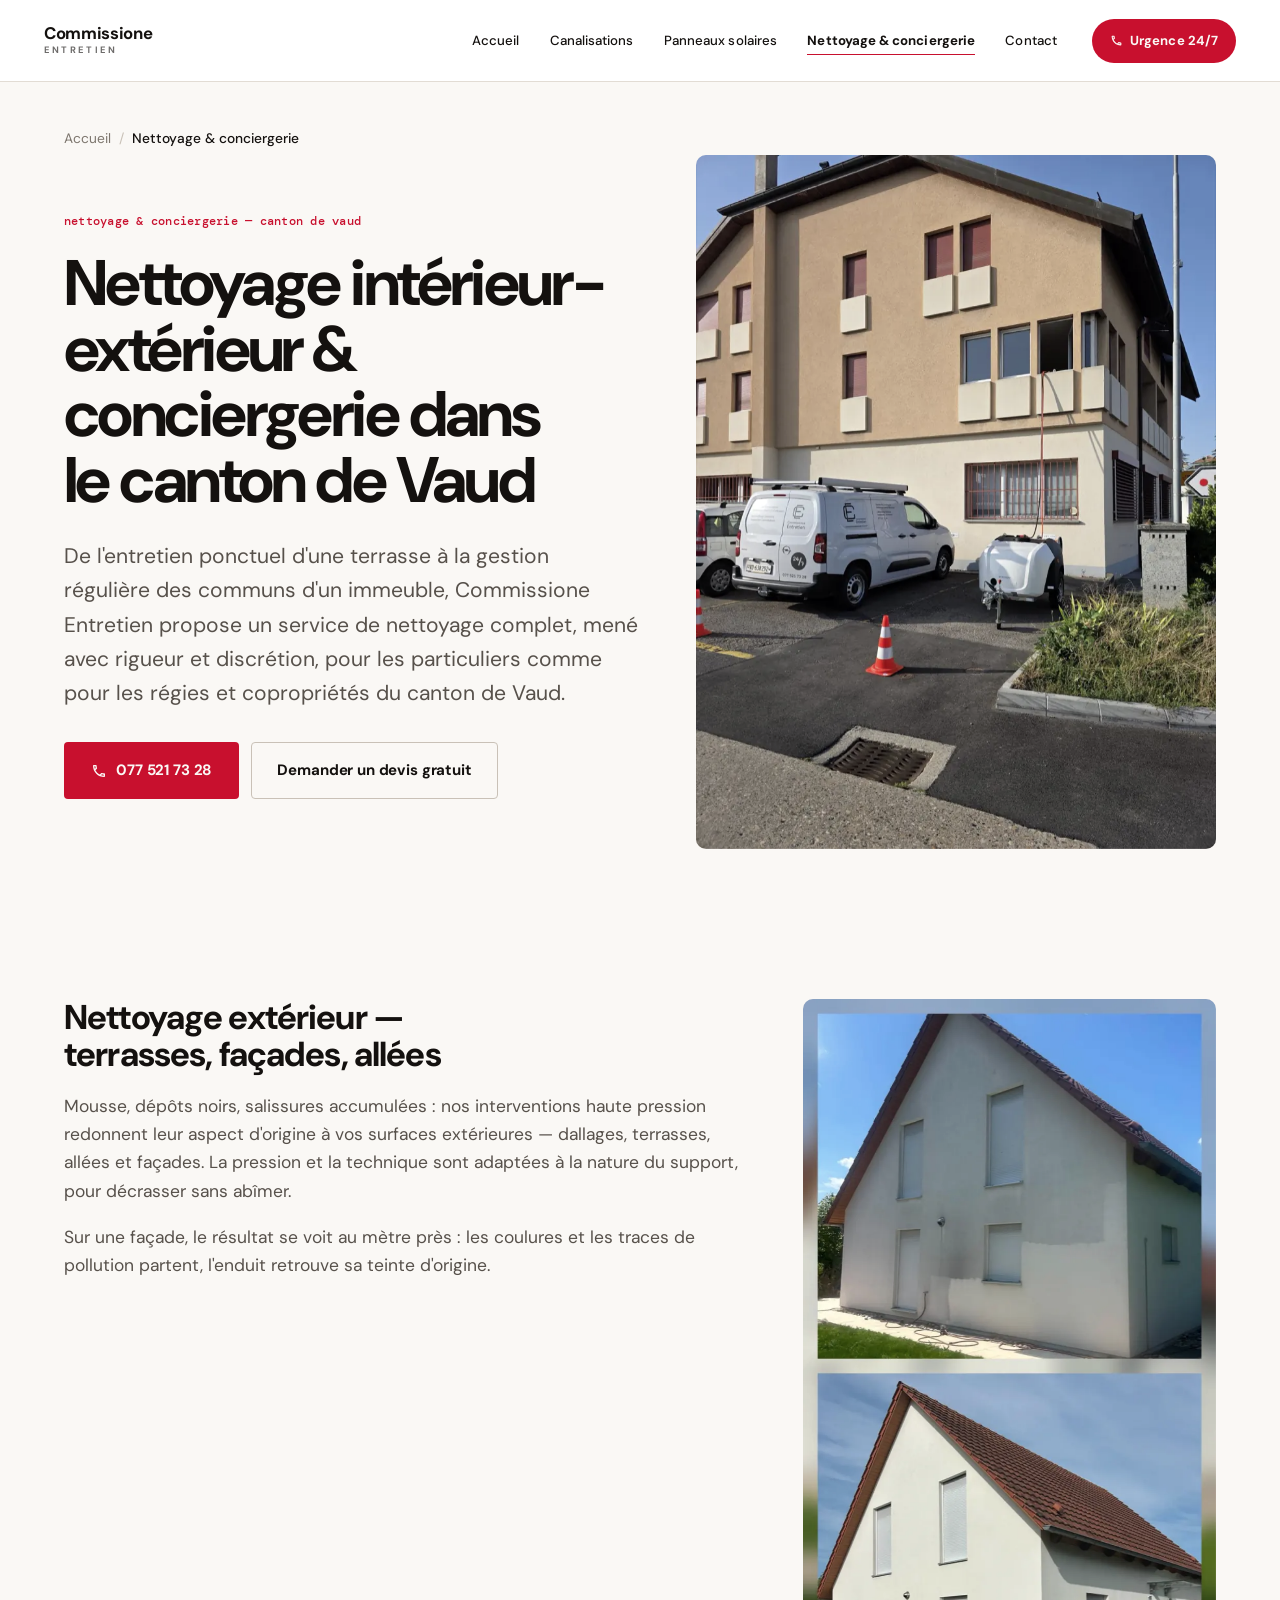
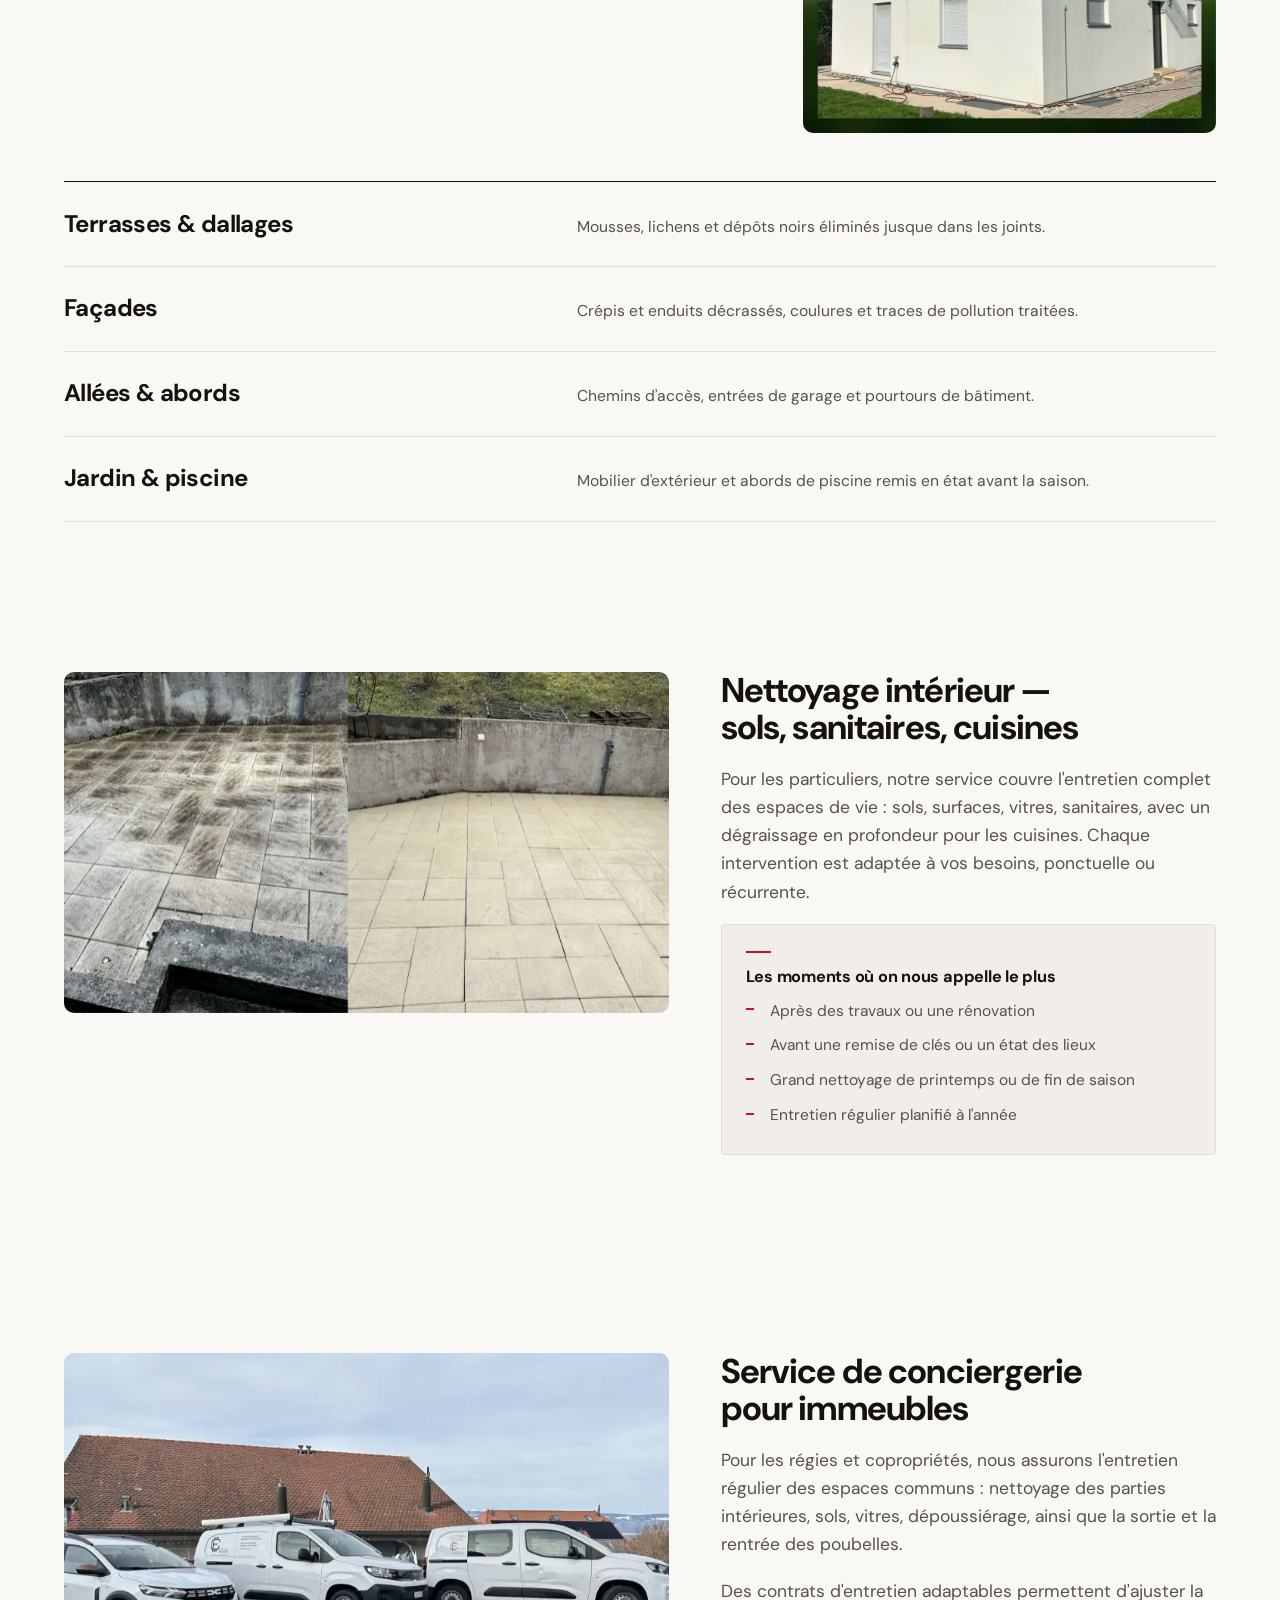
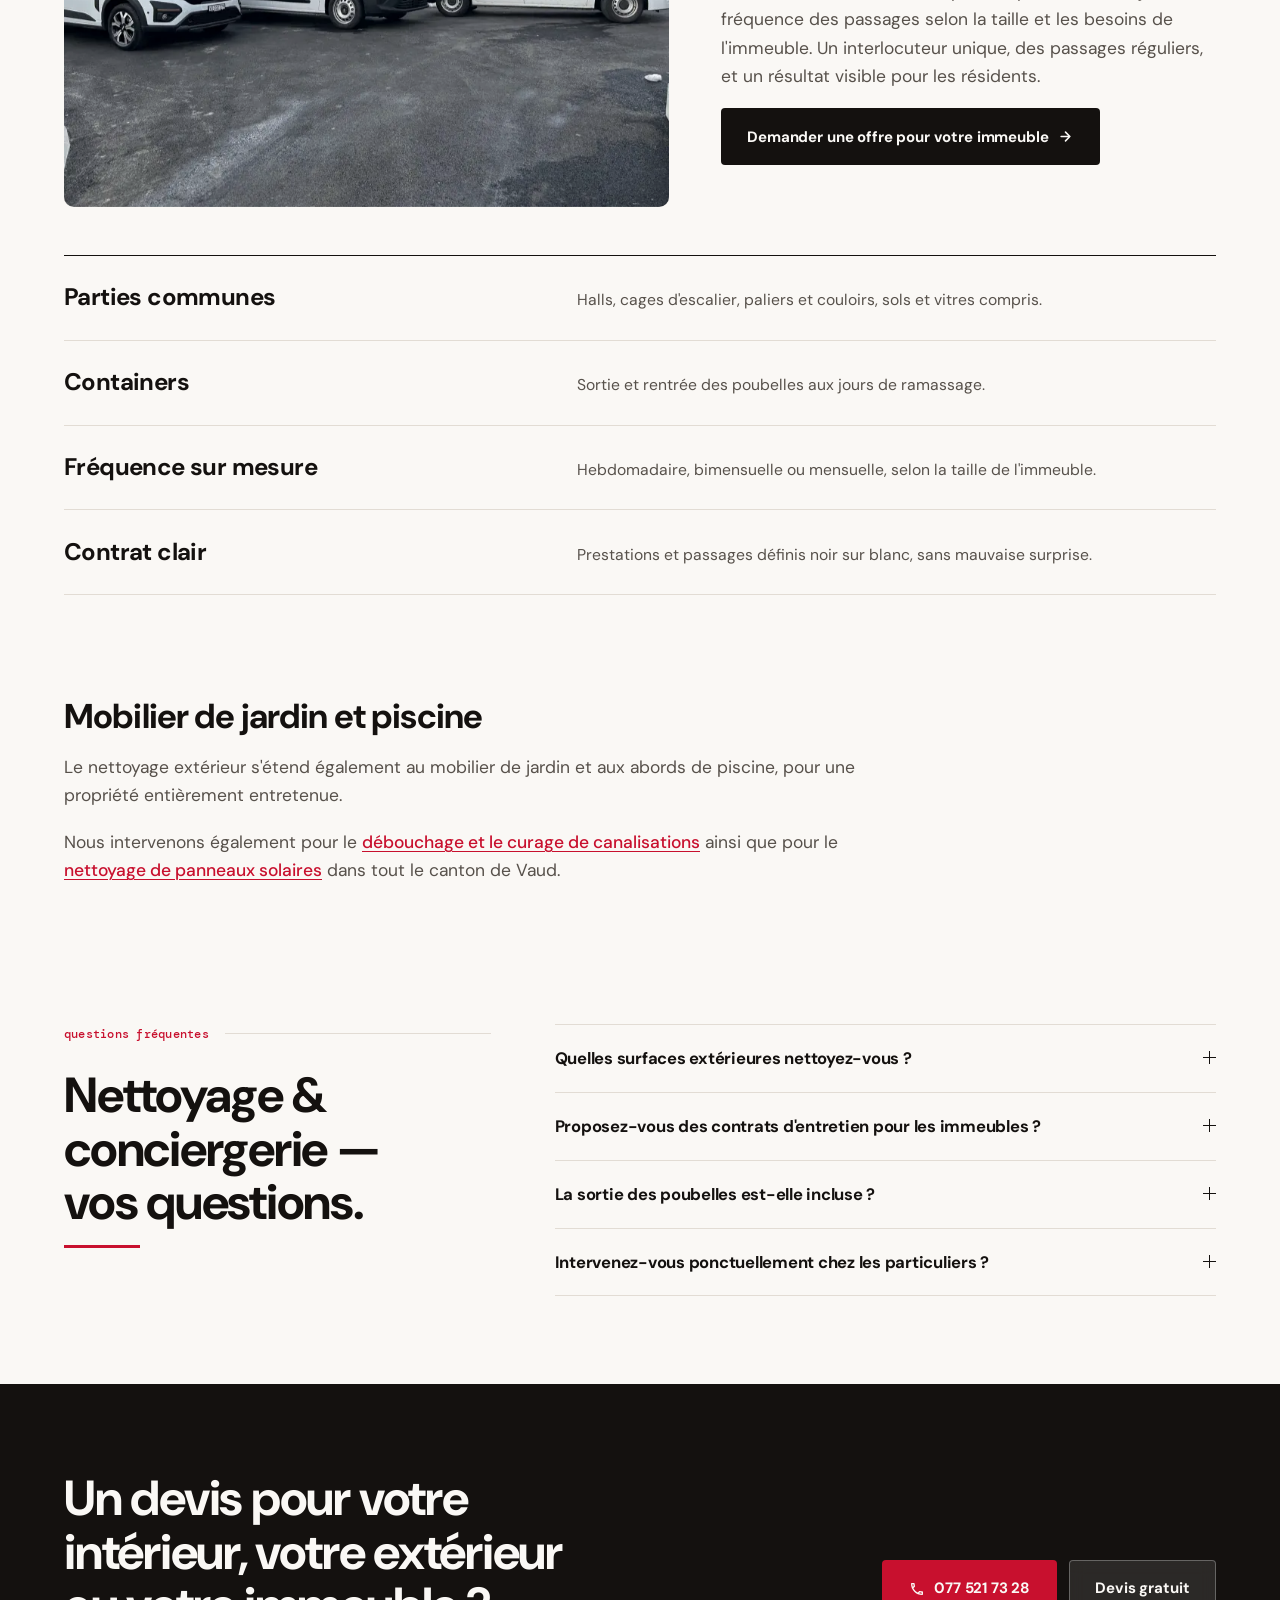
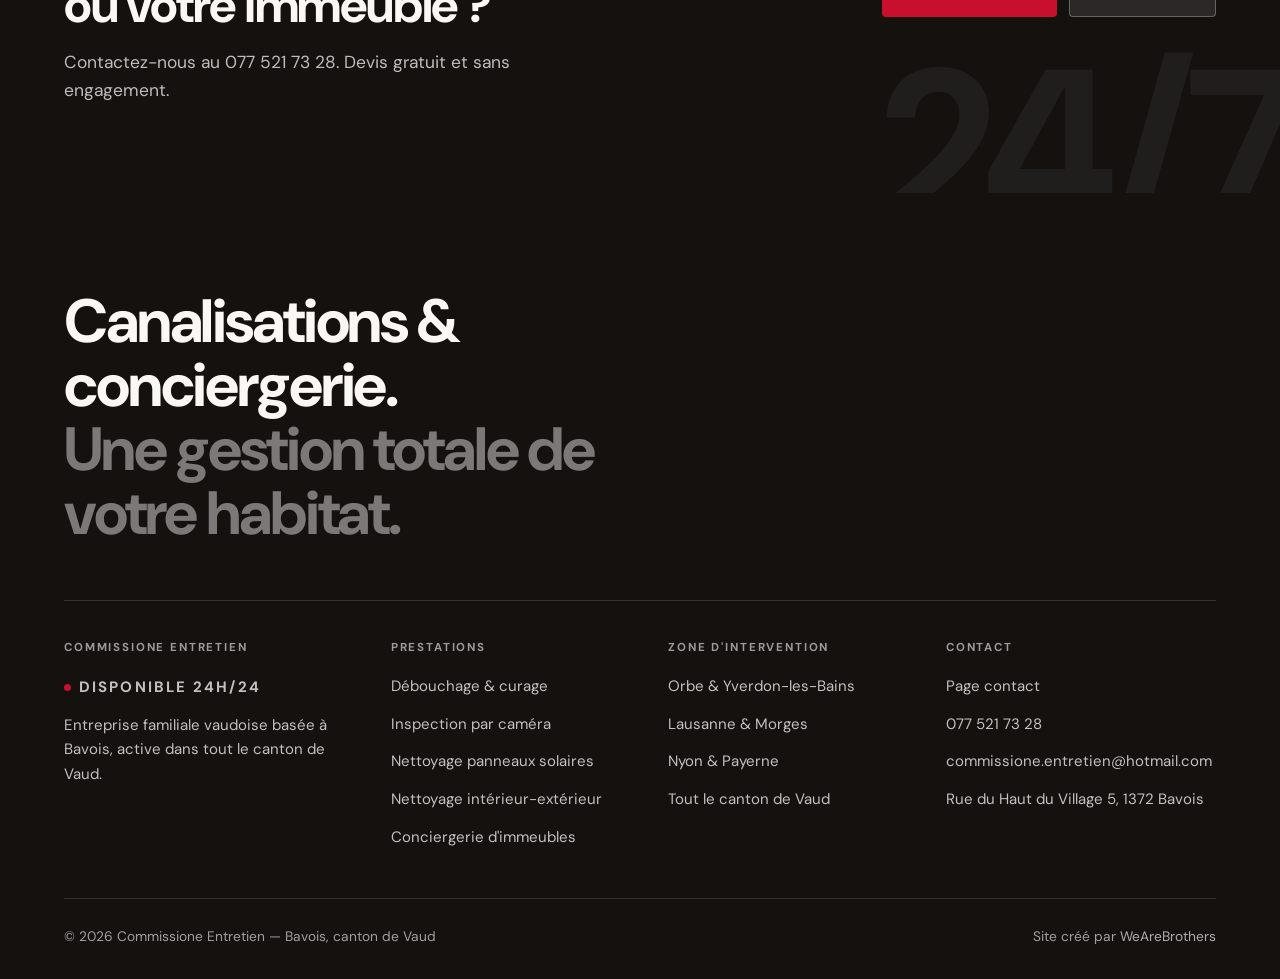
<file: nettoyage-conciergerie/index.html>
<!DOCTYPE html>
<html lang="fr">

<head>
    <meta charset="UTF-8">
    <meta name="viewport" content="width=device-width, initial-scale=1.0, viewport-fit=cover">

    <!-- Les animations d'apparition masquent du contenu (opacité 0). Cette classe
         les active UNIQUEMENT si le JS tourne : sans elle, la page s'affiche
         entièrement, y compris pour un crawler qui n'exécuterait rien. -->
    <script>document.documentElement.className += " js-anim";</script>

    <title>Nettoyage &amp; Conciergerie Vaud | Commissione Entretien</title>
    <meta name="description" content="Nettoyage de terrasses, façades et intérieurs, conciergerie d'immeubles dans le canton de Vaud. Entreprise familiale à Bavois. Devis gratuit.">
    <link rel="canonical" href="https://commissione-entretien.ch/nettoyage-conciergerie/">
    <meta name="robots" content="index, follow, max-image-preview:large, max-snippet:-1">
    <meta name="theme-color" content="#c8102e">
    <meta name="format-detection" content="telephone=no">
    <meta name="geo.region" content="CH-VD">
    <meta name="geo.placename" content="Bavois">
    <meta name="geo.position" content="46.6883;6.5556">

    <!-- Open Graph -->
    <meta property="og:type" content="website">
    <meta property="og:site_name" content="Commissione Entretien">
    <meta property="og:title" content="Nettoyage Intérieur-Extérieur &amp; Conciergerie — Canton de Vaud">
    <meta property="og:description" content="Terrasses, façades, allées, intérieurs et entretien régulier des parties communes pour les régies et copropriétés vaudoises.">
    <meta property="og:url" content="https://commissione-entretien.ch/nettoyage-conciergerie/">
    <meta property="og:image" content="https://commissione-entretien.ch/assets/photos/nettoyage-terrasse-dallage-avant-apres.jpg">
    <meta property="og:locale" content="fr_CH">

    <!-- Twitter -->
    <meta name="twitter:card" content="summary_large_image">
    <meta name="twitter:title" content="Nettoyage Intérieur-Extérieur &amp; Conciergerie — Canton de Vaud">
    <meta name="twitter:description" content="Terrasses, façades, intérieurs et conciergerie d'immeubles dans tout le canton de Vaud.">
    <meta name="twitter:image" content="https://commissione-entretien.ch/assets/photos/nettoyage-terrasse-dallage-avant-apres.jpg">

    <!-- Icônes -->
    <link rel="icon" type="image/x-icon" href="/favicon.ico">
    <link rel="icon" type="image/png" sizes="16x16" href="/favicon-16x16.png">
    <link rel="icon" type="image/png" sizes="32x32" href="/favicon-32x32.png">
    <link rel="apple-touch-icon" sizes="180x180" href="/apple-touch-icon.png">
    <link rel="manifest" href="/site.webmanifest">

    <!-- Typographie -->
    <link rel="preconnect" href="https://fonts.googleapis.com">
    <link rel="preconnect" href="https://fonts.gstatic.com" crossorigin>
    <link href="https://fonts.googleapis.com/css2?family=DM+Mono:wght@400;500&family=DM+Sans:opsz,wght@9..40,400;9..40,500;9..40,700&display=swap" rel="stylesheet">

    <!-- Image LCP -->
    <link rel="preload" as="image" type="image/webp"
          imagesrcset="../assets/photos/camion-hydrocureuse-immeuble-vaud-800.webp 800w, ../assets/photos/camion-hydrocureuse-immeuble-vaud-1200.webp 1200w"
          imagesizes="(max-width: 940px) 100vw, 560px" fetchpriority="high">

    <!-- Styles -->
    <link rel="stylesheet" href="../css/reset.css">
    <link rel="stylesheet" href="../css/base.css">
    <link rel="stylesheet" href="../css/layout.css">
    <link rel="stylesheet" href="../css/home.css">
    <link rel="stylesheet" href="../css/page.css">
    <link rel="stylesheet" href="../css/lightbox.css">

    <!-- Scripts -->
    <script type="module" src="../js/main.js"></script>

    <!-- Données structurées -->
    <script type="application/ld+json">
    {
      "@context": "https://schema.org",
      "@graph": [
        {
          "@type": "Service",
          "name": "Nettoyage intérieur-extérieur et conciergerie",
          "serviceType": "Nettoyage et conciergerie d'immeubles",
          "description": "Nettoyage de terrasses, façades, allées et mobilier de jardin, nettoyage intérieur et service de conciergerie pour immeubles, régies et copropriétés dans le canton de Vaud.",
          "url": "https://commissione-entretien.ch/nettoyage-conciergerie/",
          "image": "https://commissione-entretien.ch/assets/photos/nettoyage-terrasse-dallage-avant-apres.jpg",
          "areaServed": { "@type": "AdministrativeArea", "name": "Canton de Vaud" },
          "availableChannel": {
            "@type": "ServiceChannel",
            "servicePhone": { "@type": "ContactPoint", "telephone": "+41775217328", "contactType": "customer service", "availableLanguage": "fr" }
          },
          "hasOfferCatalog": {
            "@type": "OfferCatalog",
            "name": "Nettoyage et conciergerie",
            "itemListElement": [
              { "@type": "Offer", "itemOffered": { "@type": "Service", "name": "Nettoyage de terrasses et dallages" } },
              { "@type": "Offer", "itemOffered": { "@type": "Service", "name": "Nettoyage de façades" } },
              { "@type": "Offer", "itemOffered": { "@type": "Service", "name": "Nettoyage intérieur : sols, vitres, sanitaires, cuisines" } },
              { "@type": "Offer", "itemOffered": { "@type": "Service", "name": "Conciergerie d'immeuble et contrats d'entretien" } },
              { "@type": "Offer", "itemOffered": { "@type": "Service", "name": "Mobilier de jardin et abords de piscine" } }
            ]
          },
          "provider": {
            "@type": ["LocalBusiness", "HomeAndConstructionBusiness"],
            "@id": "https://commissione-entretien.ch/#business",
            "name": "Commissione Entretien",
            "url": "https://commissione-entretien.ch/",
            "telephone": "+41775217328",
            "email": "commissione.entretien@hotmail.com",
            "image": "https://commissione-entretien.ch/assets/photos/nettoyage-terrasse-dallage-avant-apres.jpg",
            "address": {
              "@type": "PostalAddress",
              "streetAddress": "Rue du Haut du Village 5",
              "postalCode": "1372",
              "addressLocality": "Bavois",
              "addressRegion": "Vaud",
              "addressCountry": "CH"
            },
            "geo": { "@type": "GeoCoordinates", "latitude": 46.6883, "longitude": 6.5556 },
            "openingHoursSpecification": [{
              "@type": "OpeningHoursSpecification",
              "dayOfWeek": ["Monday", "Tuesday", "Wednesday", "Thursday", "Friday", "Saturday", "Sunday"],
              "opens": "00:00",
              "closes": "23:59"
            }],
            "areaServed": { "@type": "AdministrativeArea", "name": "Canton de Vaud" }
          }
        },
        {
          "@type": "BreadcrumbList",
          "itemListElement": [
            { "@type": "ListItem", "position": 1, "name": "Accueil", "item": "https://commissione-entretien.ch/" },
            { "@type": "ListItem", "position": 2, "name": "Nettoyage & conciergerie", "item": "https://commissione-entretien.ch/nettoyage-conciergerie/" }
          ]
        },
        {
          "@type": "FAQPage",
          "mainEntity": [
            {
              "@type": "Question",
              "name": "Quelles surfaces extérieures nettoyez-vous ?",
              "acceptedAnswer": { "@type": "Answer", "text": "Terrasses et dallages, allées et abords, façades, mobilier de jardin et abords de piscine. Le traitement haute pression est adapté à la nature du support pour ne pas l'abîmer." }
            },
            {
              "@type": "Question",
              "name": "Proposez-vous des contrats d'entretien pour les immeubles ?",
              "acceptedAnswer": { "@type": "Answer", "text": "Oui. Les contrats sont adaptables : la fréquence des passages est ajustée à la taille de l'immeuble et aux besoins de la régie ou de la copropriété — hebdomadaire, bimensuelle ou mensuelle." }
            },
            {
              "@type": "Question",
              "name": "La sortie des poubelles est-elle incluse ?",
              "acceptedAnswer": { "@type": "Answer", "text": "Oui, la sortie et la rentrée des containers font partie du service de conciergerie, au même titre que le nettoyage des parties communes, des sols, des vitres et le dépoussiérage." }
            },
            {
              "@type": "Question",
              "name": "Intervenez-vous ponctuellement chez les particuliers ?",
              "acceptedAnswer": { "@type": "Answer", "text": "Oui. Le nettoyage intérieur comme extérieur peut être ponctuel — après des travaux, avant une remise de clés, en fin de saison — ou récurrent selon vos besoins." }
            }
          ]
        }
      ]
    }
    </script>
</head>

<body>

    <a href="#contenu" class="skip-link">Aller au contenu</a>

    <!-- ==================== HEADER ==================== -->
    <header class="header header--solid" data-header>
        <a href="../" class="header-logo" aria-label="Commissione Entretien — accueil">
            <span class="header-logo-text">
                <span class="logo-name">Commissione</span>
                <span class="logo-sub">Entretien</span>
            </span>
        </a>

        <nav class="header-nav" aria-label="Navigation principale">
            <a href="../">Accueil</a>
            <a href="../debouchage-curage-canalisation/">Canalisations</a>
            <a href="../nettoyage-panneaux-solaires/">Panneaux solaires</a>
            <a href="./" aria-current="page">Nettoyage &amp; conciergerie</a>
            <a href="../contact/">Contact</a>
        </nav>

        <div class="header-right">
            <a href="tel:+41775217328" class="header-phone" aria-label="Appeler — urgence 24h/24, 7j/7">
                <svg width="13" height="13" viewBox="0 0 24 24" fill="currentColor" aria-hidden="true"><path d="M6.54 5c.06.89.21 1.76.45 2.59l-1.2 1.2c-.41-1.2-.67-2.47-.76-3.79h1.51m9.86 12.02c.85.24 1.72.39 2.6.45v1.49c-1.32-.09-2.59-.35-3.8-.75l1.2-1.19M7.5 3H4c-.55 0-1 .45-1 1 0 9.39 7.61 17 17 17 .55 0 1-.45 1-1v-3.49c0-.55-.45-1-1-1-1.24 0-2.45-.2-3.57-.57-.1-.04-.21-.05-.31-.05-.26 0-.51.1-.71.29l-2.2 2.2c-2.83-1.45-5.15-3.76-6.59-6.59l2.2-2.2c.28-.28.38-.67.27-1.04C8.7 6.45 8.5 5.25 8.5 4c0-.55-.45-1-1-1z"/></svg>
                <span class="header-phone-label">Urgence 24/7</span>
            </a>
            <button class="header-menu-btn" data-menu-toggle aria-label="Ouvrir le menu" aria-expanded="false" aria-controls="nav-overlay">
                <span class="menu-line"></span>
                <span class="menu-line"></span>
            </button>
        </div>
    </header>

    <!-- ==================== NAVIGATION MOBILE ==================== -->
    <nav class="nav-overlay" id="nav-overlay" data-nav-overlay aria-hidden="true" aria-label="Navigation mobile">
        <div class="nav-links">
            <a href="../" class="nav-link">Accueil</a>
            <a href="../debouchage-curage-canalisation/" class="nav-link">Canalisations</a>
            <a href="../nettoyage-panneaux-solaires/" class="nav-link">Panneaux solaires</a>
            <a href="./" class="nav-link" aria-current="page">Nettoyage &amp; conciergerie</a>
            <a href="../contact/" class="nav-link">Contact</a>
        </div>
        <div class="nav-contact">
            <a href="tel:+41775217328" class="nav-phone" aria-label="Appeler le 077 521 73 28"><svg width="17" height="17" viewBox="0 0 24 24" fill="currentColor" aria-hidden="true"><path d="M6.54 5c.06.89.21 1.76.45 2.59l-1.2 1.2c-.41-1.2-.67-2.47-.76-3.79h1.51m9.86 12.02c.85.24 1.72.39 2.6.45v1.49c-1.32-.09-2.59-.35-3.8-.75l1.2-1.19M7.5 3H4c-.55 0-1 .45-1 1 0 9.39 7.61 17 17 17 .55 0 1-.45 1-1v-3.49c0-.55-.45-1-1-1-1.24 0-2.45-.2-3.57-.57-.1-.04-.21-.05-.31-.05-.26 0-.51.1-.71.29l-2.2 2.2c-2.83-1.45-5.15-3.76-6.59-6.59l2.2-2.2c.28-.28.38-.67.27-1.04C8.7 6.45 8.5 5.25 8.5 4c0-.55-.45-1-1-1z"/></svg>077 521 73 28</a>
            <a href="mailto:commissione.entretien@hotmail.com">commissione.entretien@hotmail.com</a>
            <a href="https://maps.google.com/?q=Rue+du+Haut+du+Village+5,+1372+Bavois" target="_blank" rel="noopener">Rue du Haut du Village 5, 1372 Bavois</a>
        </div>
    </nav>

    <main id="contenu" class="page-body">

        <nav class="breadcrumb container" aria-label="Fil d'Ariane">
            <ol>
                <li><a href="../">Accueil</a></li>
                <li><span aria-current="page">Nettoyage &amp; conciergerie</span></li>
            </ol>
        </nav>

        <!-- ==================== EN-TÊTE ==================== -->
        <div class="page-head container">
            <div class="head-split">
                <div>
                    <p class="page-eyebrow">Nettoyage &amp; conciergerie — canton de Vaud</p>
                    <h1 class="page-title">Nettoyage intérieur-extérieur &amp; conciergerie dans le canton de Vaud</h1>
                    <p class="page-lead">
                        De l'entretien ponctuel d'une terrasse à la gestion régulière des communs d'un immeuble,
                        Commissione Entretien propose un service de nettoyage complet, mené avec rigueur et discrétion,
                        pour les particuliers comme pour les régies et copropriétés du canton de Vaud.
                    </p>
                    <div class="page-actions">
                        <a href="tel:+41775217328" class="btn btn--accent">
                            <svg width="16" height="16" viewBox="0 0 24 24" fill="currentColor" aria-hidden="true"><path d="M6.54 5c.06.89.21 1.76.45 2.59l-1.2 1.2c-.41-1.2-.67-2.47-.76-3.79h1.51m9.86 12.02c.85.24 1.72.39 2.6.45v1.49c-1.32-.09-2.59-.35-3.8-.75l1.2-1.19M7.5 3H4c-.55 0-1 .45-1 1 0 9.39 7.61 17 17 17 .55 0 1-.45 1-1v-3.49c0-.55-.45-1-1-1-1.24 0-2.45-.2-3.57-.57-.1-.04-.21-.05-.31-.05-.26 0-.51.1-.71.29l-2.2 2.2c-2.83-1.45-5.15-3.76-6.59-6.59l2.2-2.2c.28-.28.38-.67.27-1.04C8.7 6.45 8.5 5.25 8.5 4c0-.55-.45-1-1-1z"/></svg>
                            077 521 73 28
                        </a>
                        <a href="../contact/" class="btn btn--ghost">Demander un devis gratuit</a>
                    </div>
                </div>

                <figure class="reveal">
                    <a class="zoom" href="../assets/photos/camion-hydrocureuse-immeuble-vaud.jpg">
                        <span class="media reveal-media">
                            <span class="zoom-hint">Agrandir</span>
                            <picture>
                                <source type="image/webp" srcset="../assets/photos/camion-hydrocureuse-immeuble-vaud-800.webp 800w, ../assets/photos/camion-hydrocureuse-immeuble-vaud-1200.webp 1200w" sizes="(max-width: 940px) 100vw, 560px">
                                <img src="../assets/photos/camion-hydrocureuse-immeuble-vaud.jpg"
                                     alt="Fourgon et remorque Commissione Entretien stationnés devant un immeuble de trois étages"
                                     width="1200" height="1600" decoding="async" fetchpriority="high">
                            </picture>
                        </span>
                    </a>
                </figure>
            </div>
        </div>

        <!-- ==================== NETTOYAGE EXTÉRIEUR ==================== -->
        <section class="container" aria-labelledby="exterieur-h2">
            <div class="split split--portrait">
                <div class="split-text reveal">
                    <h2 id="exterieur-h2">Nettoyage extérieur — terrasses, façades, allées</h2>
                    <p>
                        Mousse, dépôts noirs, salissures accumulées : nos interventions haute pression redonnent leur
                        aspect d'origine à vos surfaces extérieures — dallages, terrasses, allées et façades. La
                        pression et la technique sont adaptées à la nature du support, pour décrasser sans abîmer.
                    </p>
                    <p>
                        Sur une façade, le résultat se voit au mètre près : les coulures et les traces de pollution
                        partent, l'enduit retrouve sa teinte d'origine.
                    </p>
                </div>

                <figure class="reveal" data-delay="1" data-parallax="28">
                    <a class="zoom" href="../assets/photos/nettoyage-facade-maison-avant-apres.jpg">
                        <span class="media reveal-media">
                            <span class="zoom-hint">Agrandir</span>
                            <picture>
                                <source type="image/webp" srcset="../assets/photos/nettoyage-facade-maison-avant-apres-800.webp 800w, ../assets/photos/nettoyage-facade-maison-avant-apres-1012.webp 1012w" sizes="(max-width: 940px) 100vw, 560px">
                                <img src="../assets/photos/nettoyage-facade-maison-avant-apres.jpg"
                                     alt="Façade de villa avant nettoyage en haut, crépi grisé, et après nettoyage en bas, crépi redevenu blanc"
                                     width="1012" height="1800" loading="lazy" decoding="async">
                            </picture>
                        </span>
                    </a>
                </figure>
            </div>

            <dl class="specs">
                <div class="spec reveal">
                    <dt>Terrasses &amp; dallages</dt>
                    <dd>Mousses, lichens et dépôts noirs éliminés jusque dans les joints.</dd>
                </div>
                <div class="spec reveal">
                    <dt>Façades</dt>
                    <dd>Crépis et enduits décrassés, coulures et traces de pollution traitées.</dd>
                </div>
                <div class="spec reveal">
                    <dt>Allées &amp; abords</dt>
                    <dd>Chemins d'accès, entrées de garage et pourtours de bâtiment.</dd>
                </div>
                <div class="spec reveal">
                    <dt>Jardin &amp; piscine</dt>
                    <dd>Mobilier d'extérieur et abords de piscine remis en état avant la saison.</dd>
                </div>
            </dl>
        </section>

        <!-- ==================== NETTOYAGE INTÉRIEUR ==================== -->
        <section class="container" aria-labelledby="interieur-h2">
            <div class="split split--reverse">
                <div class="split-text reveal">
                    <h2 id="interieur-h2">Nettoyage intérieur — sols, sanitaires, cuisines</h2>
                    <p>
                        Pour les particuliers, notre service couvre l'entretien complet des espaces de vie : sols,
                        surfaces, vitres, sanitaires, avec un dégraissage en profondeur pour les cuisines. Chaque
                        intervention est adaptée à vos besoins, ponctuelle ou récurrente.
                    </p>

                    <div class="callout">
                        <h3>Les moments où on nous appelle le plus</h3>
                        <ul>
                            <li>Après des travaux ou une rénovation</li>
                            <li>Avant une remise de clés ou un état des lieux</li>
                            <li>Grand nettoyage de printemps ou de fin de saison</li>
                            <li>Entretien régulier planifié à l'année</li>
                        </ul>
                    </div>
                </div>

                <figure class="reveal" data-delay="1" data-parallax="26">
                    <a class="zoom" href="../assets/photos/nettoyage-terrasse-dallage-avant-apres.jpg">
                        <span class="media reveal-media">
                            <span class="zoom-hint">Agrandir</span>
                            <picture>
                                <source type="image/webp" srcset="../assets/photos/nettoyage-terrasse-dallage-avant-apres-800.webp 800w, ../assets/photos/nettoyage-terrasse-dallage-avant-apres-1600.webp 1600w" sizes="(max-width: 940px) 100vw, 560px">
                                <img src="../assets/photos/nettoyage-terrasse-dallage-avant-apres.jpg"
                                     alt="Terrasse dallée encrassée de mousse à gauche, nettoyée à droite après passage haute pression"
                                     width="1600" height="899" loading="lazy" decoding="async">
                            </picture>
                        </span>
                    </a>
                </figure>
            </div>
        </section>

        <!-- ==================== CONCIERGERIE ==================== -->
        <section class="container" aria-labelledby="conciergerie">
            <div class="split split--reverse">
                <div class="split-text reveal">
                    <h2 id="conciergerie">Service de conciergerie pour immeubles</h2>
                    <p>
                        Pour les régies et copropriétés, nous assurons l'entretien régulier des espaces communs :
                        nettoyage des parties intérieures, sols, vitres, dépoussiérage, ainsi que la sortie et la
                        rentrée des poubelles.
                    </p>
                    <p>
                        Des contrats d'entretien adaptables permettent d'ajuster la fréquence des passages selon la
                        taille et les besoins de l'immeuble. Un interlocuteur unique, des passages réguliers, et un
                        résultat visible pour les résidents.
                    </p>
                    <p>
                        <a href="../contact/" class="btn btn--ink">
                            Demander une offre pour votre immeuble
                            <svg width="15" height="15" viewBox="0 0 24 24" fill="none" stroke="currentColor" stroke-width="2.5" stroke-linecap="round" stroke-linejoin="round" aria-hidden="true"><path d="M5 12h14M12 5l7 7-7 7"/></svg>
                        </a>
                    </p>
                </div>

                <figure class="reveal" data-delay="1" data-parallax="28">
                    <a class="zoom" href="../assets/photos/flotte-vehicules-commissione-entretien.jpg">
                        <span class="media reveal-media">
                            <span class="zoom-hint">Agrandir</span>
                            <picture>
                                <source type="image/webp" srcset="../assets/photos/flotte-vehicules-commissione-entretien-800.webp 800w, ../assets/photos/flotte-vehicules-commissione-entretien-1600.webp 1600w" sizes="(max-width: 940px) 100vw, 560px">
                                <img src="../assets/photos/flotte-vehicules-commissione-entretien.jpg"
                                     alt="Les trois véhicules de Commissione Entretien alignés, dont deux fourgons marqués"
                                     width="1600" height="1200" loading="lazy" decoding="async">
                            </picture>
                        </span>
                    </a>
                </figure>
            </div>

            <dl class="specs">
                <div class="spec reveal">
                    <dt>Parties communes</dt>
                    <dd>Halls, cages d'escalier, paliers et couloirs, sols et vitres compris.</dd>
                </div>
                <div class="spec reveal">
                    <dt>Containers</dt>
                    <dd>Sortie et rentrée des poubelles aux jours de ramassage.</dd>
                </div>
                <div class="spec reveal">
                    <dt>Fréquence sur mesure</dt>
                    <dd>Hebdomadaire, bimensuelle ou mensuelle, selon la taille de l'immeuble.</dd>
                </div>
                <div class="spec reveal">
                    <dt>Contrat clair</dt>
                    <dd>Prestations et passages définis noir sur blanc, sans mauvaise surprise.</dd>
                </div>
            </dl>
        </section>

        <!-- ==================== MOBILIER ==================== -->
        <section class="container" aria-labelledby="mobilier-h2">
            <article class="prose">
                <h2 id="mobilier-h2" class="reveal">Mobilier de jardin et piscine</h2>
                <p class="reveal">
                    Le nettoyage extérieur s'étend également au mobilier de jardin et aux abords de piscine, pour une
                    propriété entièrement entretenue.
                </p>
                <p class="reveal">
                    Nous intervenons également pour le
                    <a href="../debouchage-curage-canalisation/">débouchage et le curage de canalisations</a> ainsi que
                    pour le <a href="../nettoyage-panneaux-solaires/">nettoyage de panneaux solaires</a> dans tout le
                    canton de Vaud.
                </p>
            </article>
        </section>

        <!-- ==================== QUESTIONS FRÉQUENTES ==================== -->
        <section class="section section--tight" aria-labelledby="faq-title">
            <div class="container">
                <div class="pinned">
                    <div class="pinned-head">
                        <p class="section-label reveal"><span>questions fréquentes</span></p>
                        <h2 class="section-heading reveal" id="faq-title">Nettoyage &amp; conciergerie — vos questions.</h2>
                    </div>

                    <div class="pinned-body">
                <div class="faq reveal">
                    <details>
                        <summary>Quelles surfaces extérieures nettoyez-vous ?</summary>
                        <div class="faq-answer">
                            <p>Terrasses et dallages, allées et abords, façades, mobilier de jardin et abords de piscine.
                               Le traitement haute pression est adapté à la nature du support pour ne pas l'abîmer.</p>
                        </div>
                    </details>

                    <details>
                        <summary>Proposez-vous des contrats d'entretien pour les immeubles ?</summary>
                        <div class="faq-answer">
                            <p>Oui. Les contrats sont adaptables : la fréquence des passages est ajustée à la taille de
                               l'immeuble et aux besoins de la régie ou de la copropriété — hebdomadaire, bimensuelle ou mensuelle.</p>
                        </div>
                    </details>

                    <details>
                        <summary>La sortie des poubelles est-elle incluse ?</summary>
                        <div class="faq-answer">
                            <p>Oui, la sortie et la rentrée des containers font partie du service de conciergerie, au
                               même titre que le nettoyage des parties communes, des sols, des vitres et le
                               dépoussiérage.</p>
                        </div>
                    </details>

                    <details>
                        <summary>Intervenez-vous ponctuellement chez les particuliers ?</summary>
                        <div class="faq-answer">
                            <p>Oui. Le nettoyage intérieur comme extérieur peut être ponctuel (après des travaux, avant une remise
                               de clés, en fin de saison) ou récurrent selon vos besoins.</p>
                        </div>
                    </details>
                </div>
                    </div>
                </div>
            </div>
        </section>

        <!-- ==================== CTA FINAL ==================== -->
        <section class="section section--tight section--ink cta-band urgence" aria-labelledby="cta-title">
            <span class="urgence-mark" aria-hidden="true">24/7</span>
            <div class="container">
                <div class="cta-band-inner">
                    <div class="reveal">
                        <h2 id="cta-title">Un devis pour votre intérieur, votre extérieur ou votre immeuble ?</h2>
                        <p>Contactez-nous au 077 521 73 28. Devis gratuit et sans engagement.</p>
                    </div>
                    <div class="cta-band-actions reveal" data-delay="1">
                        <a href="tel:+41775217328" class="btn btn--accent">
                            <svg width="16" height="16" viewBox="0 0 24 24" fill="currentColor" aria-hidden="true"><path d="M6.54 5c.06.89.21 1.76.45 2.59l-1.2 1.2c-.41-1.2-.67-2.47-.76-3.79h1.51m9.86 12.02c.85.24 1.72.39 2.6.45v1.49c-1.32-.09-2.59-.35-3.8-.75l1.2-1.19M7.5 3H4c-.55 0-1 .45-1 1 0 9.39 7.61 17 17 17 .55 0 1-.45 1-1v-3.49c0-.55-.45-1-1-1-1.24 0-2.45-.2-3.57-.57-.1-.04-.21-.05-.31-.05-.26 0-.51.1-.71.29l-2.2 2.2c-2.83-1.45-5.15-3.76-6.59-6.59l2.2-2.2c.28-.28.38-.67.27-1.04C8.7 6.45 8.5 5.25 8.5 4c0-.55-.45-1-1-1z"/></svg>
                            077 521 73 28
                        </a>
                        <a href="../contact/" class="btn btn--light">Devis gratuit</a>
                    </div>
                </div>
            </div>
        </section>

    </main>

    <!-- ==================== FOOTER ==================== -->
    <footer class="footer">
        <div class="container">
            <p class="footer-tagline reveal">
                <span>Canalisations &amp; conciergerie.</span>
                <span>Une gestion totale de votre habitat.</span>
            </p>

            <div class="footer-grid">
                <div class="footer-col">
                    <h2>Commissione Entretien</h2>
                    <p class="footer-status">Disponible 24h/24</p>
                    <p class="footer-note">Entreprise familiale vaudoise basée à Bavois, active dans tout le canton de Vaud.</p>
                </div>

                <nav class="footer-col" aria-label="Prestations">
                    <h2>Prestations</h2>
                    <ul>
                        <li><a href="../debouchage-curage-canalisation/">Débouchage &amp; curage</a></li>
                        <li><a href="../debouchage-curage-canalisation/#inspection-camera">Inspection par caméra</a></li>
                        <li><a href="../nettoyage-panneaux-solaires/">Nettoyage panneaux solaires</a></li>
                        <li><a href="./">Nettoyage intérieur-extérieur</a></li>
                        <li><a href="#conciergerie">Conciergerie d'immeubles</a></li>
                    </ul>
                </nav>

                <nav class="footer-col" aria-label="Zone d'intervention">
                    <h2>Zone d'intervention</h2>
                    <ul>
                        <li><a href="../#zone">Orbe &amp; Yverdon-les-Bains</a></li>
                        <li><a href="../#zone">Lausanne &amp; Morges</a></li>
                        <li><a href="../#zone">Nyon &amp; Payerne</a></li>
                        <li><a href="../#zone">Tout le canton de Vaud</a></li>
                    </ul>
                </nav>

                <div class="footer-col">
                    <h2>Contact</h2>
                    <ul>
                        <li><a href="../contact/">Page contact</a></li>
                        <li><a href="tel:+41775217328">077 521 73 28</a></li>
                        <li><a href="mailto:commissione.entretien@hotmail.com">commissione.entretien@hotmail.com</a></li>
                        <li><a href="https://maps.google.com/?q=Rue+du+Haut+du+Village+5,+1372+Bavois" target="_blank" rel="noopener">Rue du Haut du Village 5, 1372 Bavois</a></li>
                    </ul>
                </div>
            </div>

            <div class="footer-bottom">
                <p>© 2026 Commissione Entretien — Bavois, canton de Vaud</p>
                <p>Site créé par <a href="https://wearebrothers.ch" target="_blank" rel="noopener">WeAreBrothers</a></p>
            </div>
        </div>
    </footer>

    <!-- ==================== BARRE MOBILE ==================== -->
    <div class="mobile-bar">
        <a href="tel:+41775217328" class="mobile-bar-call">
            <svg width="18" height="18" viewBox="0 0 24 24" fill="currentColor" aria-hidden="true"><path d="M6.54 5c.06.89.21 1.76.45 2.59l-1.2 1.2c-.41-1.2-.67-2.47-.76-3.79h1.51m9.86 12.02c.85.24 1.72.39 2.6.45v1.49c-1.32-.09-2.59-.35-3.8-.75l1.2-1.19M7.5 3H4c-.55 0-1 .45-1 1 0 9.39 7.61 17 17 17 .55 0 1-.45 1-1v-3.49c0-.55-.45-1-1-1-1.24 0-2.45-.2-3.57-.57-.1-.04-.21-.05-.31-.05-.26 0-.51.1-.71.29l-2.2 2.2c-2.83-1.45-5.15-3.76-6.59-6.59l2.2-2.2c.28-.28.38-.67.27-1.04C8.7 6.45 8.5 5.25 8.5 4c0-.55-.45-1-1-1z"/></svg>
            Appeler maintenant
        </a>
        <a href="mailto:commissione.entretien@hotmail.com" class="mobile-bar-mail" aria-label="Envoyer un email">
            <svg width="20" height="20" viewBox="0 0 24 24" fill="none" stroke="currentColor" stroke-width="2" stroke-linecap="round" stroke-linejoin="round" aria-hidden="true"><path d="M4 4h16c1.1 0 2 .9 2 2v12c0 1.1-.9 2-2 2H4c-1.1 0-2-.9-2-2V6c0-1.1.9-2 2-2z"/><polyline points="22,6 12,13 2,6"/></svg>
        </a>
    </div>

</body>

</html>
</file>
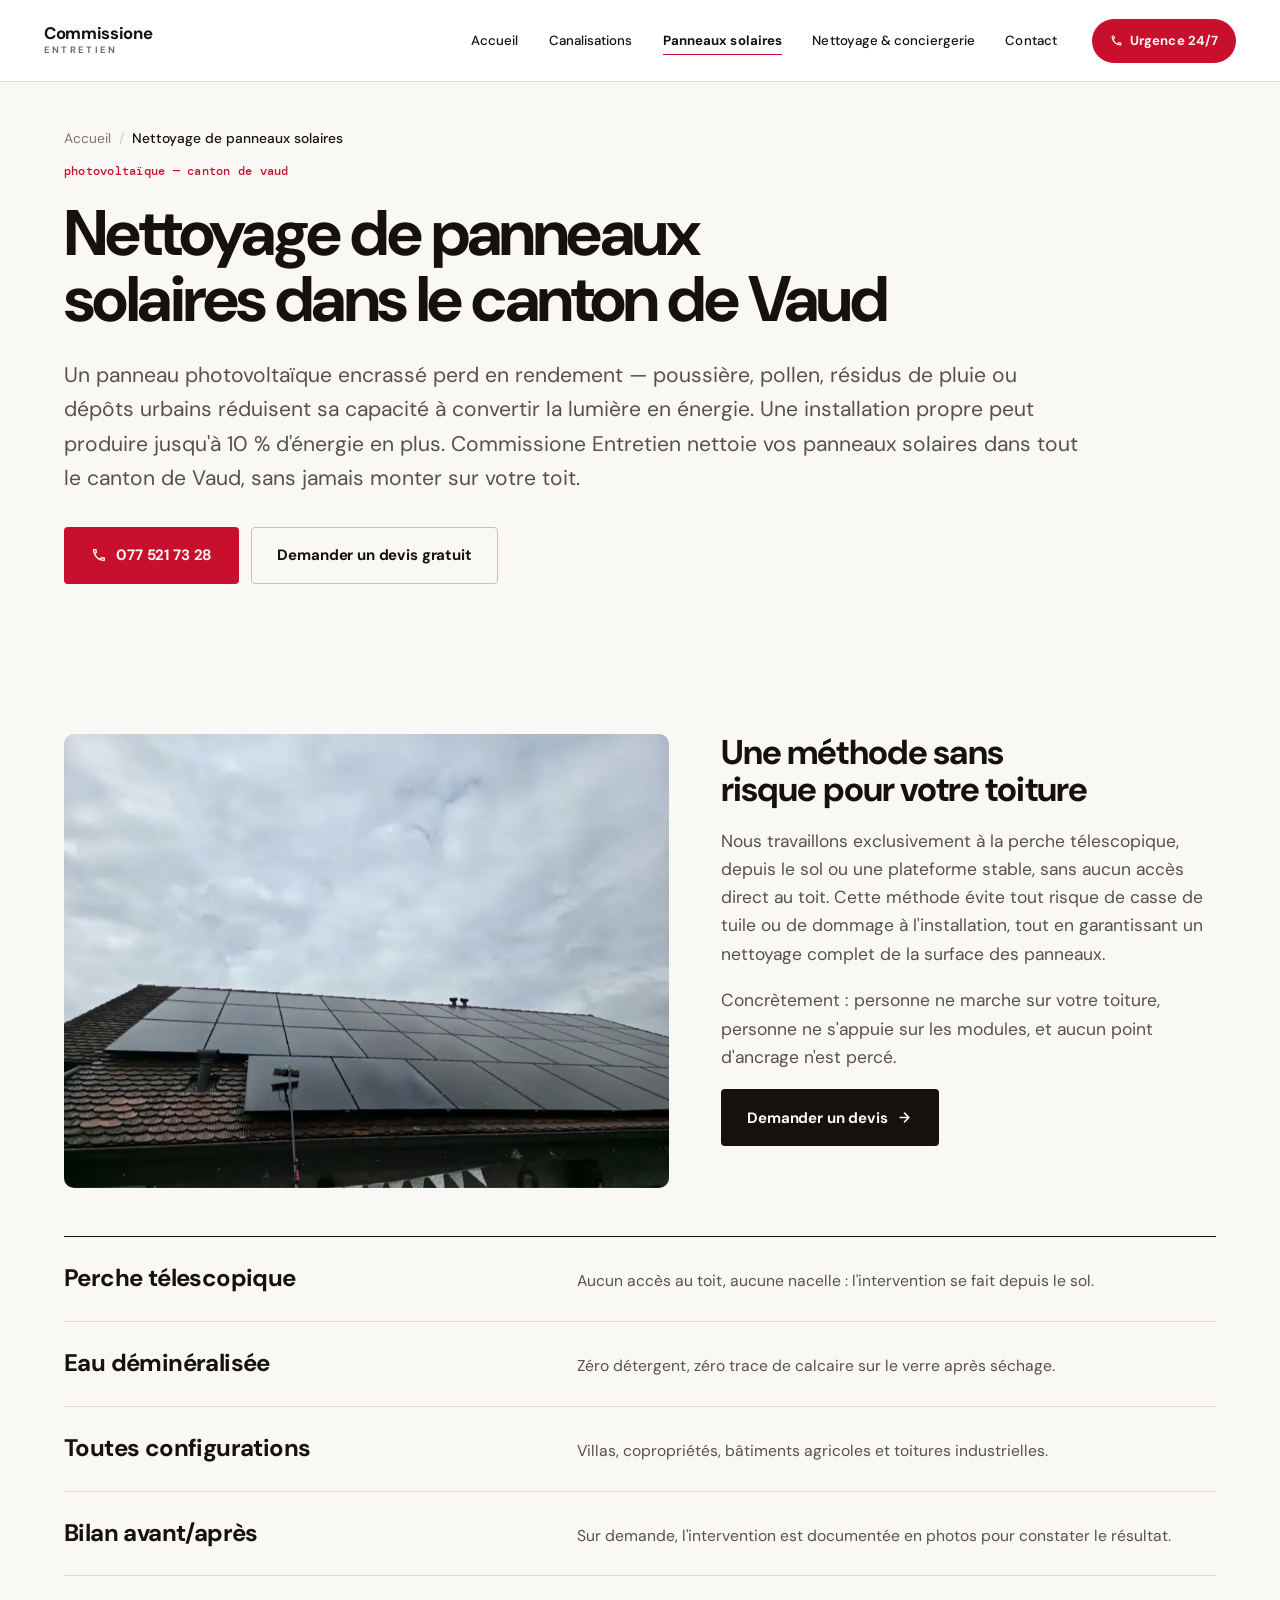
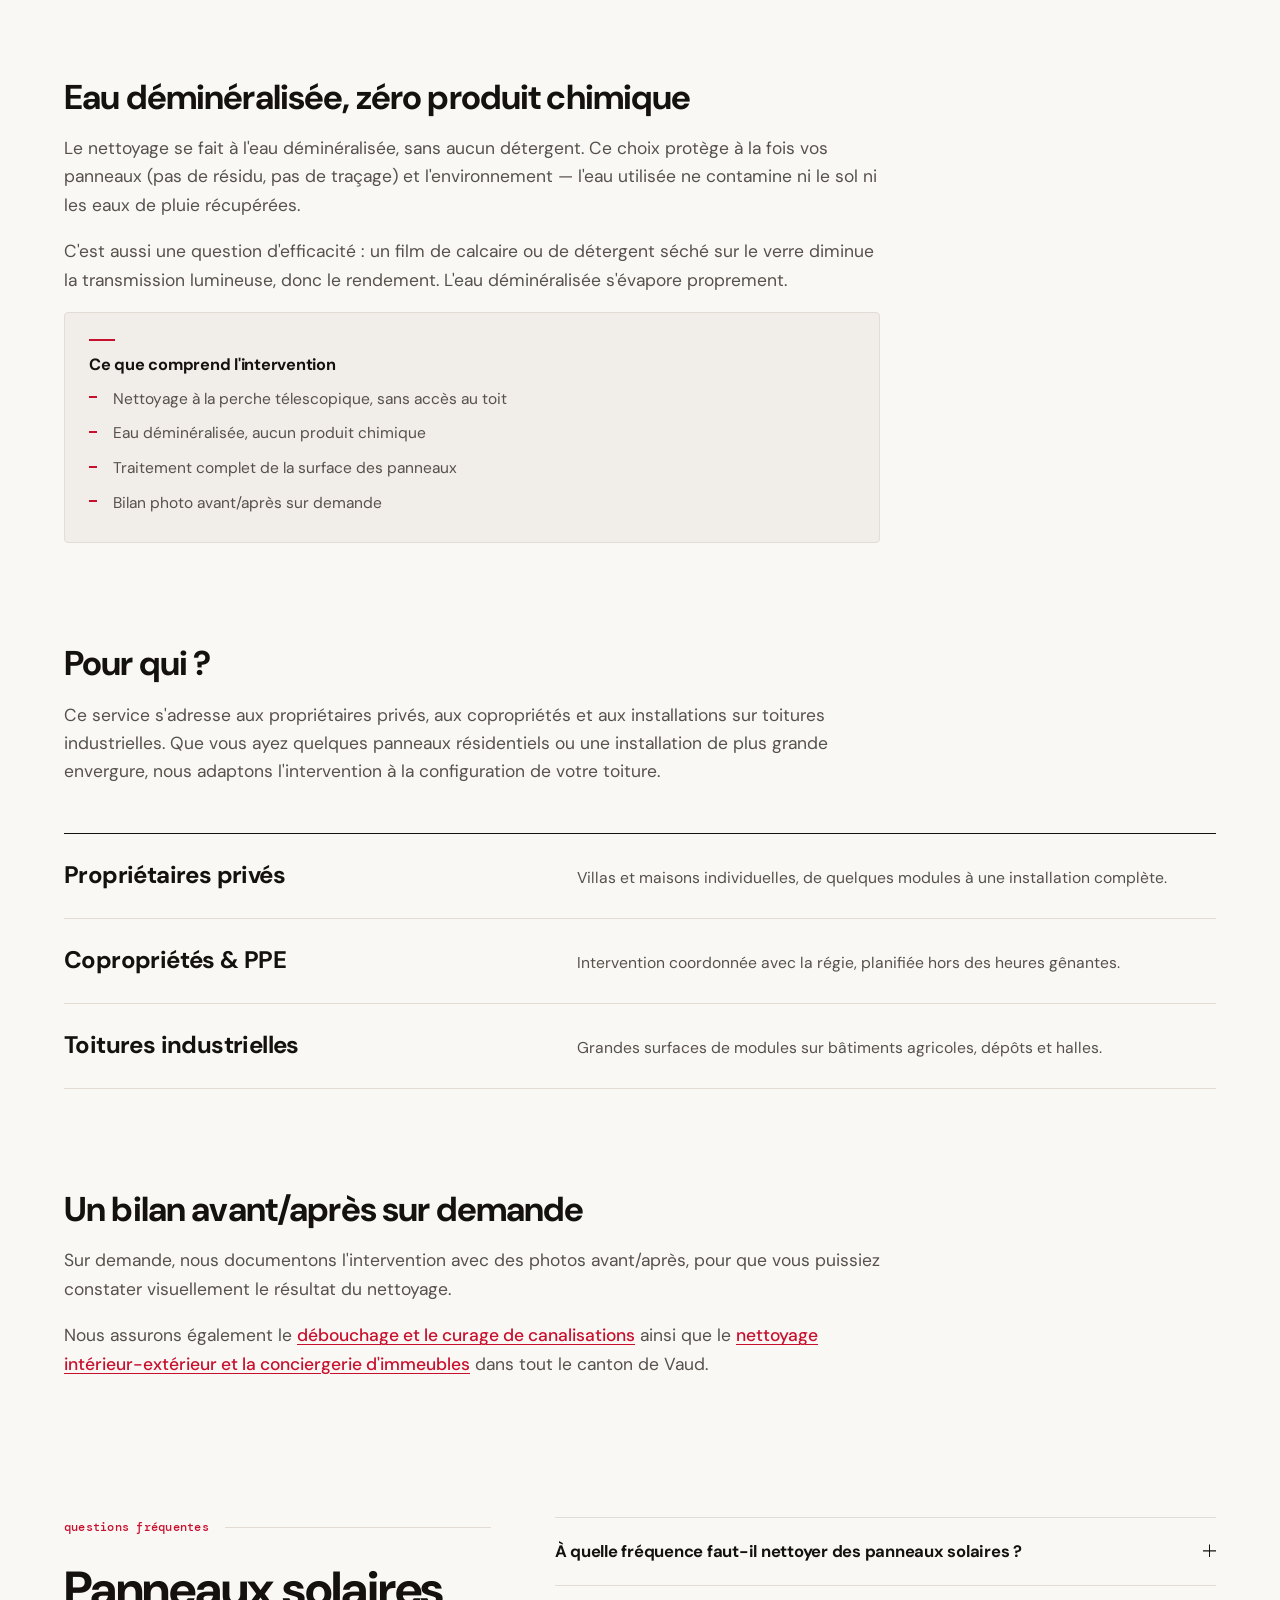
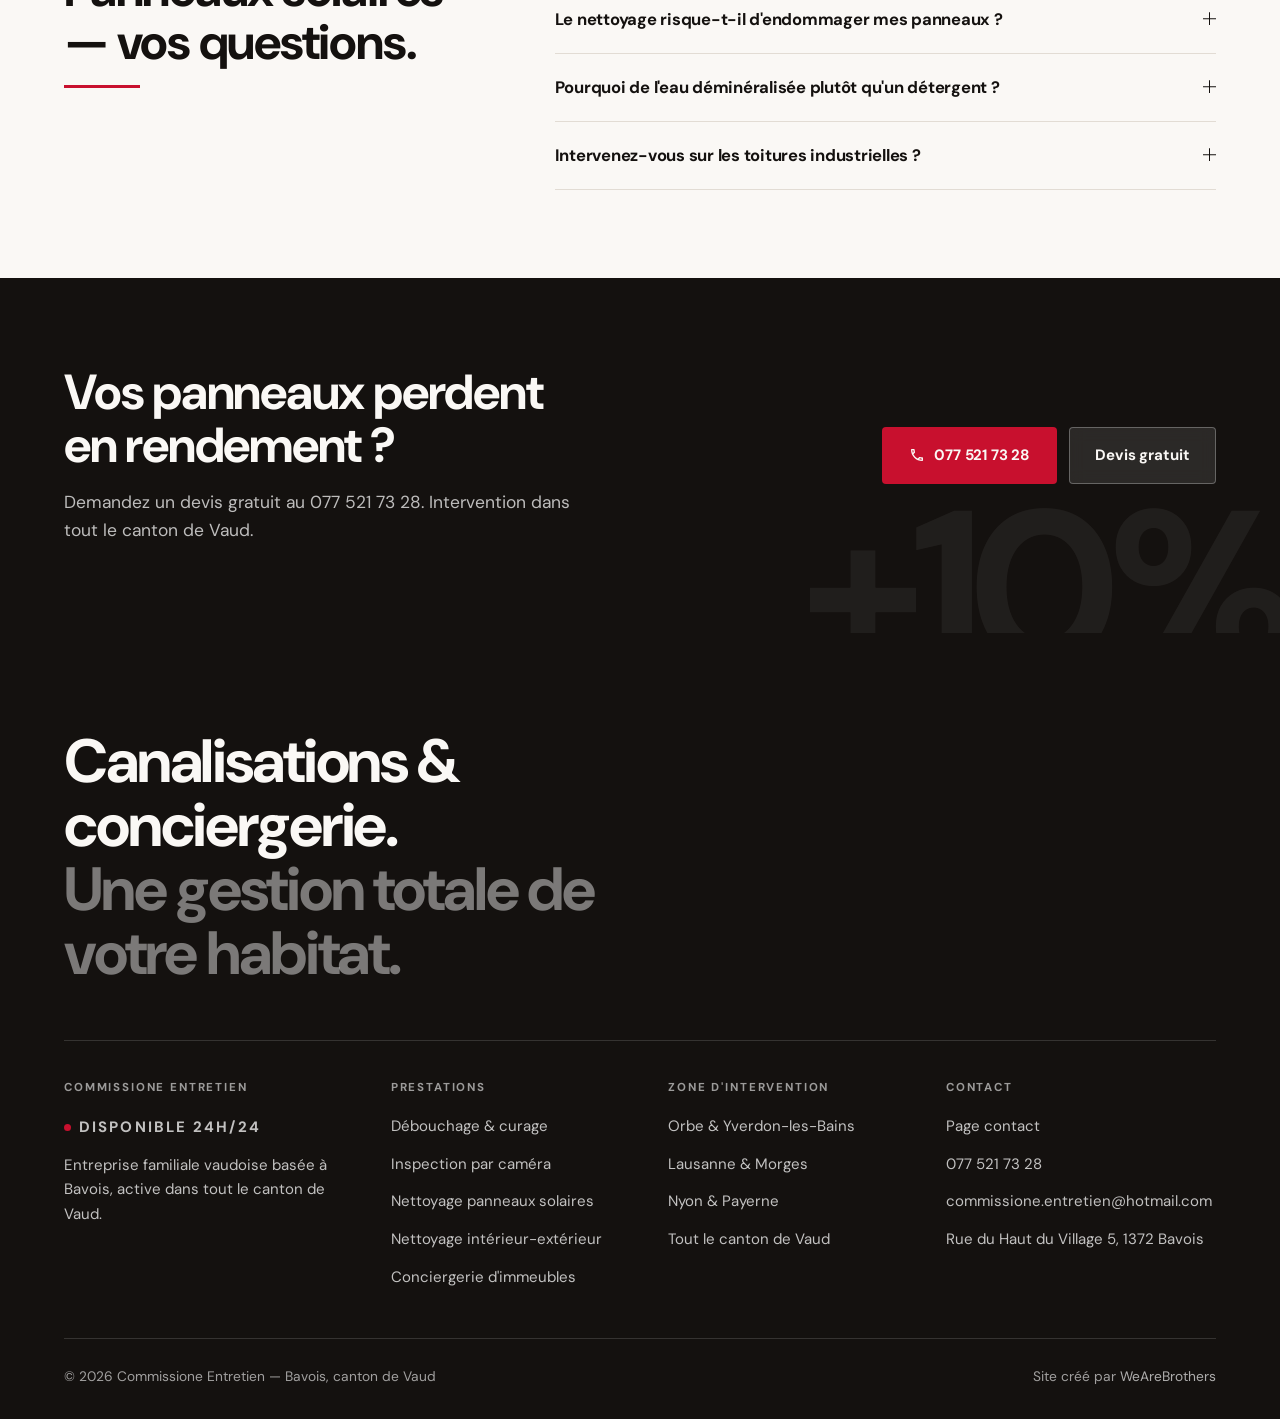
<file: nettoyage-panneaux-solaires/index.html>
<!DOCTYPE html>
<html lang="fr">

<head>
    <meta charset="UTF-8">
    <meta name="viewport" content="width=device-width, initial-scale=1.0, viewport-fit=cover">

    <!-- Les animations d'apparition masquent du contenu (opacité 0). Cette classe
         les active UNIQUEMENT si le JS tourne : sans elle, la page s'affiche
         entièrement, y compris pour un crawler qui n'exécuterait rien. -->
    <script>document.documentElement.className += " js-anim";</script>

    <title>Nettoyage Panneaux Solaires Vaud | Commissione Entretien</title>
    <meta name="description" content="Nettoyage de panneaux solaires à l'eau déminéralisée, sans produit chimique ni accès au toit. Intervention dans tout le canton de Vaud, devis gratuit.">
    <link rel="canonical" href="https://commissione-entretien.ch/nettoyage-panneaux-solaires/">
    <meta name="robots" content="index, follow, max-image-preview:large, max-snippet:-1">
    <meta name="theme-color" content="#c8102e">
    <meta name="format-detection" content="telephone=no">
    <meta name="geo.region" content="CH-VD">
    <meta name="geo.placename" content="Bavois">
    <meta name="geo.position" content="46.6883;6.5556">

    <!-- Open Graph -->
    <meta property="og:type" content="website">
    <meta property="og:site_name" content="Commissione Entretien">
    <meta property="og:title" content="Nettoyage de Panneaux Solaires — Canton de Vaud">
    <meta property="og:description" content="Nettoyage de panneaux photovoltaïques à la perche télescopique, à l'eau déminéralisée, sans accès au toit. Jusqu'à +10 % de rendement.">
    <meta property="og:url" content="https://commissione-entretien.ch/nettoyage-panneaux-solaires/">
    <meta property="og:image" content="https://commissione-entretien.ch/assets/photos/nettoyage-panneaux-solaires-perche.jpg">
    <meta property="og:locale" content="fr_CH">

    <!-- Twitter -->
    <meta name="twitter:card" content="summary_large_image">
    <meta name="twitter:title" content="Nettoyage de Panneaux Solaires — Canton de Vaud">
    <meta name="twitter:description" content="À la perche télescopique, à l'eau déminéralisée, sans accès au toit. Jusqu'à +10 % de rendement.">
    <meta name="twitter:image" content="https://commissione-entretien.ch/assets/photos/nettoyage-panneaux-solaires-perche.jpg">

    <!-- Icônes -->
    <link rel="icon" type="image/x-icon" href="/favicon.ico">
    <link rel="icon" type="image/png" sizes="16x16" href="/favicon-16x16.png">
    <link rel="icon" type="image/png" sizes="32x32" href="/favicon-32x32.png">
    <link rel="apple-touch-icon" sizes="180x180" href="/apple-touch-icon.png">
    <link rel="manifest" href="/site.webmanifest">

    <!-- Typographie -->
    <link rel="preconnect" href="https://fonts.googleapis.com">
    <link rel="preconnect" href="https://fonts.gstatic.com" crossorigin>
    <link href="https://fonts.googleapis.com/css2?family=DM+Mono:wght@400;500&family=DM+Sans:opsz,wght@9..40,400;9..40,500;9..40,700&display=swap" rel="stylesheet">

    <!-- Image LCP -->
    <link rel="preload" as="image" type="image/webp"
          imagesrcset="../assets/photos/nettoyage-panneaux-solaires-perche-800.webp 800w, ../assets/photos/nettoyage-panneaux-solaires-perche-1600.webp 1600w"
          imagesizes="(max-width: 940px) 100vw, 560px" fetchpriority="high">

    <!-- Styles -->
    <link rel="stylesheet" href="../css/reset.css">
    <link rel="stylesheet" href="../css/base.css">
    <link rel="stylesheet" href="../css/layout.css">
    <link rel="stylesheet" href="../css/home.css">
    <link rel="stylesheet" href="../css/page.css">
    <link rel="stylesheet" href="../css/lightbox.css">

    <!-- Scripts -->
    <script type="module" src="../js/main.js"></script>

    <!-- Données structurées -->
    <script type="application/ld+json">
    {
      "@context": "https://schema.org",
      "@graph": [
        {
          "@type": "Service",
          "name": "Nettoyage de panneaux solaires",
          "serviceType": "Nettoyage de panneaux photovoltaïques",
          "description": "Nettoyage de panneaux photovoltaïques à la perche télescopique, à l'eau déminéralisée et sans produit chimique, sans accès au toit, dans le canton de Vaud.",
          "url": "https://commissione-entretien.ch/nettoyage-panneaux-solaires/",
          "image": "https://commissione-entretien.ch/assets/photos/nettoyage-panneaux-solaires-perche.jpg",
          "areaServed": { "@type": "AdministrativeArea", "name": "Canton de Vaud" },
          "availableChannel": {
            "@type": "ServiceChannel",
            "servicePhone": { "@type": "ContactPoint", "telephone": "+41775217328", "contactType": "customer service", "availableLanguage": "fr" }
          },
          "audience": [
            { "@type": "Audience", "audienceType": "Propriétaires privés" },
            { "@type": "Audience", "audienceType": "Copropriétés et PPE" },
            { "@type": "Audience", "audienceType": "Toitures industrielles" }
          ],
          "provider": {
            "@type": ["LocalBusiness", "HomeAndConstructionBusiness"],
            "@id": "https://commissione-entretien.ch/#business",
            "name": "Commissione Entretien",
            "url": "https://commissione-entretien.ch/",
            "telephone": "+41775217328",
            "email": "commissione.entretien@hotmail.com",
            "image": "https://commissione-entretien.ch/assets/photos/nettoyage-panneaux-solaires-perche.jpg",
            "address": {
              "@type": "PostalAddress",
              "streetAddress": "Rue du Haut du Village 5",
              "postalCode": "1372",
              "addressLocality": "Bavois",
              "addressRegion": "Vaud",
              "addressCountry": "CH"
            },
            "geo": { "@type": "GeoCoordinates", "latitude": 46.6883, "longitude": 6.5556 },
            "openingHoursSpecification": [{
              "@type": "OpeningHoursSpecification",
              "dayOfWeek": ["Monday", "Tuesday", "Wednesday", "Thursday", "Friday", "Saturday", "Sunday"],
              "opens": "00:00",
              "closes": "23:59"
            }],
            "areaServed": { "@type": "AdministrativeArea", "name": "Canton de Vaud" }
          }
        },
        {
          "@type": "BreadcrumbList",
          "itemListElement": [
            { "@type": "ListItem", "position": 1, "name": "Accueil", "item": "https://commissione-entretien.ch/" },
            { "@type": "ListItem", "position": 2, "name": "Nettoyage de panneaux solaires", "item": "https://commissione-entretien.ch/nettoyage-panneaux-solaires/" }
          ]
        },
        {
          "@type": "FAQPage",
          "mainEntity": [
            {
              "@type": "Question",
              "name": "À quelle fréquence faut-il nettoyer des panneaux solaires ?",
              "acceptedAnswer": { "@type": "Answer", "text": "Cela dépend de l'environnement : proximité d'arbres, de cultures, d'une route ou d'une zone industrielle. Un contrôle visuel annuel permet de décider. Un encrassement visible signifie déjà une perte de rendement." }
            },
            {
              "@type": "Question",
              "name": "Le nettoyage risque-t-il d'endommager mes panneaux ?",
              "acceptedAnswer": { "@type": "Answer", "text": "Non. Nous travaillons à la perche télescopique depuis le sol ou une plateforme stable, sans jamais marcher sur la toiture ni sur les modules, et sans produit abrasif. Ni les tuiles ni l'installation ne sont sollicitées." }
            },
            {
              "@type": "Question",
              "name": "Pourquoi de l'eau déminéralisée plutôt qu'un détergent ?",
              "acceptedAnswer": { "@type": "Answer", "text": "L'eau déminéralisée sèche sans laisser de trace ni de résidu calcaire sur le verre, ce qui préserve la transmission lumineuse. Elle ne contamine ni le sol ni les eaux de pluie récupérées, contrairement à un détergent." }
            },
            {
              "@type": "Question",
              "name": "Intervenez-vous sur les toitures industrielles ?",
              "acceptedAnswer": { "@type": "Answer", "text": "Oui. Le service s'adresse aux propriétaires privés, aux copropriétés et aux installations sur toitures industrielles. Nous adaptons l'intervention à la configuration et à l'accessibilité de la toiture." }
            }
          ]
        }
      ]
    }
    </script>
</head>

<body>

    <a href="#contenu" class="skip-link">Aller au contenu</a>

    <!-- ==================== HEADER ==================== -->
    <header class="header header--solid" data-header>
        <a href="../" class="header-logo" aria-label="Commissione Entretien — accueil">
            <span class="header-logo-text">
                <span class="logo-name">Commissione</span>
                <span class="logo-sub">Entretien</span>
            </span>
        </a>

        <nav class="header-nav" aria-label="Navigation principale">
            <a href="../">Accueil</a>
            <a href="../debouchage-curage-canalisation/">Canalisations</a>
            <a href="./" aria-current="page">Panneaux solaires</a>
            <a href="../nettoyage-conciergerie/">Nettoyage &amp; conciergerie</a>
            <a href="../contact/">Contact</a>
        </nav>

        <div class="header-right">
            <a href="tel:+41775217328" class="header-phone" aria-label="Appeler — urgence 24h/24, 7j/7">
                <svg width="13" height="13" viewBox="0 0 24 24" fill="currentColor" aria-hidden="true"><path d="M6.54 5c.06.89.21 1.76.45 2.59l-1.2 1.2c-.41-1.2-.67-2.47-.76-3.79h1.51m9.86 12.02c.85.24 1.72.39 2.6.45v1.49c-1.32-.09-2.59-.35-3.8-.75l1.2-1.19M7.5 3H4c-.55 0-1 .45-1 1 0 9.39 7.61 17 17 17 .55 0 1-.45 1-1v-3.49c0-.55-.45-1-1-1-1.24 0-2.45-.2-3.57-.57-.1-.04-.21-.05-.31-.05-.26 0-.51.1-.71.29l-2.2 2.2c-2.83-1.45-5.15-3.76-6.59-6.59l2.2-2.2c.28-.28.38-.67.27-1.04C8.7 6.45 8.5 5.25 8.5 4c0-.55-.45-1-1-1z"/></svg>
                <span class="header-phone-label">Urgence 24/7</span>
            </a>
            <button class="header-menu-btn" data-menu-toggle aria-label="Ouvrir le menu" aria-expanded="false" aria-controls="nav-overlay">
                <span class="menu-line"></span>
                <span class="menu-line"></span>
            </button>
        </div>
    </header>

    <!-- ==================== NAVIGATION MOBILE ==================== -->
    <nav class="nav-overlay" id="nav-overlay" data-nav-overlay aria-hidden="true" aria-label="Navigation mobile">
        <div class="nav-links">
            <a href="../" class="nav-link">Accueil</a>
            <a href="../debouchage-curage-canalisation/" class="nav-link">Canalisations</a>
            <a href="./" class="nav-link" aria-current="page">Panneaux solaires</a>
            <a href="../nettoyage-conciergerie/" class="nav-link">Nettoyage &amp; conciergerie</a>
            <a href="../contact/" class="nav-link">Contact</a>
        </div>
        <div class="nav-contact">
            <a href="tel:+41775217328" class="nav-phone" aria-label="Appeler le 077 521 73 28"><svg width="17" height="17" viewBox="0 0 24 24" fill="currentColor" aria-hidden="true"><path d="M6.54 5c.06.89.21 1.76.45 2.59l-1.2 1.2c-.41-1.2-.67-2.47-.76-3.79h1.51m9.86 12.02c.85.24 1.72.39 2.6.45v1.49c-1.32-.09-2.59-.35-3.8-.75l1.2-1.19M7.5 3H4c-.55 0-1 .45-1 1 0 9.39 7.61 17 17 17 .55 0 1-.45 1-1v-3.49c0-.55-.45-1-1-1-1.24 0-2.45-.2-3.57-.57-.1-.04-.21-.05-.31-.05-.26 0-.51.1-.71.29l-2.2 2.2c-2.83-1.45-5.15-3.76-6.59-6.59l2.2-2.2c.28-.28.38-.67.27-1.04C8.7 6.45 8.5 5.25 8.5 4c0-.55-.45-1-1-1z"/></svg>077 521 73 28</a>
            <a href="mailto:commissione.entretien@hotmail.com">commissione.entretien@hotmail.com</a>
            <a href="https://maps.google.com/?q=Rue+du+Haut+du+Village+5,+1372+Bavois" target="_blank" rel="noopener">Rue du Haut du Village 5, 1372 Bavois</a>
        </div>
    </nav>

    <main id="contenu" class="page-body">

        <nav class="breadcrumb container" aria-label="Fil d'Ariane">
            <ol>
                <li><a href="../">Accueil</a></li>
                <li><span aria-current="page">Nettoyage de panneaux solaires</span></li>
            </ol>
        </nav>

        <!-- ==================== EN-TÊTE ==================== -->
        <div class="page-head container">
            <p class="page-eyebrow">Photovoltaïque — canton de Vaud</p>
            <h1 class="page-title">Nettoyage de panneaux solaires dans le canton de Vaud</h1>
            <p class="page-lead">
                Un panneau photovoltaïque encrassé perd en rendement — poussière, pollen, résidus de pluie ou dépôts
                urbains réduisent sa capacité à convertir la lumière en énergie. Une installation propre peut produire
                jusqu'à 10 % d'énergie en plus. Commissione Entretien nettoie vos panneaux solaires dans tout le canton
                de Vaud, sans jamais monter sur votre toit.
            </p>
            <div class="page-actions">
                <a href="tel:+41775217328" class="btn btn--accent">
                    <svg width="16" height="16" viewBox="0 0 24 24" fill="currentColor" aria-hidden="true"><path d="M6.54 5c.06.89.21 1.76.45 2.59l-1.2 1.2c-.41-1.2-.67-2.47-.76-3.79h1.51m9.86 12.02c.85.24 1.72.39 2.6.45v1.49c-1.32-.09-2.59-.35-3.8-.75l1.2-1.19M7.5 3H4c-.55 0-1 .45-1 1 0 9.39 7.61 17 17 17 .55 0 1-.45 1-1v-3.49c0-.55-.45-1-1-1-1.24 0-2.45-.2-3.57-.57-.1-.04-.21-.05-.31-.05-.26 0-.51.1-.71.29l-2.2 2.2c-2.83-1.45-5.15-3.76-6.59-6.59l2.2-2.2c.28-.28.38-.67.27-1.04C8.7 6.45 8.5 5.25 8.5 4c0-.55-.45-1-1-1z"/></svg>
                    077 521 73 28
                </a>
                <a href="../contact/" class="btn btn--ghost">Demander un devis gratuit</a>
            </div>
        </div>

        <!-- ==================== MÉTHODE ==================== -->
        <section class="container" aria-labelledby="methode-h2">
            <div class="split split--reverse">
                <div class="split-text reveal">
                    <h2 id="methode-h2">Une méthode sans risque pour votre toiture</h2>
                    <p>
                        Nous travaillons exclusivement à la perche télescopique, depuis le sol ou une plateforme stable, sans
                        aucun accès direct au toit. Cette méthode évite tout risque de casse de tuile ou
                        de dommage à l'installation, tout en garantissant un nettoyage complet de la surface des panneaux.
                    </p>
                    <p>
                        Concrètement : personne ne marche sur votre toiture, personne ne s'appuie sur les modules,
                        et aucun point d'ancrage n'est percé.
                    </p>
                    <p>
                        <a href="../contact/" class="btn btn--ink">
                            Demander un devis
                            <svg width="15" height="15" viewBox="0 0 24 24" fill="none" stroke="currentColor" stroke-width="2.5" stroke-linecap="round" stroke-linejoin="round" aria-hidden="true"><path d="M5 12h14M12 5l7 7-7 7"/></svg>
                        </a>
                    </p>
                </div>

                <figure class="reveal" data-delay="1" data-parallax="28">
                    <a class="zoom" href="../assets/photos/nettoyage-panneaux-solaires-perche.jpg">
                        <span class="media reveal-media">
                            <span class="zoom-hint">Agrandir</span>
                            <picture>
                                <source type="image/webp" srcset="../assets/photos/nettoyage-panneaux-solaires-perche-800.webp 800w, ../assets/photos/nettoyage-panneaux-solaires-perche-1600.webp 1600w" sizes="(max-width: 940px) 100vw, 560px">
                                <img src="../assets/photos/nettoyage-panneaux-solaires-perche.jpg"
                                     alt="Panneaux solaires noirs sur toiture en tuiles, nettoyés à la brosse sur perche télescopique depuis le sol"
                                     width="1800" height="1350" decoding="async" fetchpriority="high">
                            </picture>
                        </span>
                    </a>
                </figure>
            </div>

            <dl class="specs">
                <div class="spec reveal">
                    <dt>Perche télescopique</dt>
                    <dd>Aucun accès au toit, aucune nacelle : l'intervention se fait depuis le sol.</dd>
                </div>
                <div class="spec reveal">
                    <dt>Eau déminéralisée</dt>
                    <dd>Zéro détergent, zéro trace de calcaire sur le verre après séchage.</dd>
                </div>
                <div class="spec reveal">
                    <dt>Toutes configurations</dt>
                    <dd>Villas, copropriétés, bâtiments agricoles et toitures industrielles.</dd>
                </div>
                <div class="spec reveal">
                    <dt>Bilan avant/après</dt>
                    <dd>Sur demande, l'intervention est documentée en photos pour constater le résultat.</dd>
                </div>
            </dl>
        </section>

        <!-- ==================== EAU DÉMINÉRALISÉE ==================== -->
        <section class="container" aria-labelledby="eau-h2">
            <article class="prose">
                <h2 id="eau-h2" class="reveal">Eau déminéralisée, zéro produit chimique</h2>
                <p class="reveal">
                    Le nettoyage se fait à l'eau déminéralisée, sans aucun détergent. Ce choix protège à la fois vos
                    panneaux (pas de résidu, pas de traçage) et l'environnement — l'eau utilisée ne contamine ni le sol
                    ni les eaux de pluie récupérées.
                </p>
                <p class="reveal">
                    C'est aussi une question d'efficacité : un film de calcaire ou de détergent séché sur le verre
                    diminue la transmission lumineuse, donc le rendement. L'eau déminéralisée s'évapore proprement.
                </p>

                <div class="callout reveal">
                    <h3>Ce que comprend l'intervention</h3>
                    <ul>
                        <li>Nettoyage à la perche télescopique, sans accès au toit</li>
                        <li>Eau déminéralisée, aucun produit chimique</li>
                        <li>Traitement complet de la surface des panneaux</li>
                        <li>Bilan photo avant/après sur demande</li>
                    </ul>
                </div>
            </article>
        </section>

        <!-- ==================== POUR QUI ==================== -->
        <section class="container" aria-labelledby="pourqui-h2">
            <article class="prose">
                <h2 id="pourqui-h2" class="reveal">Pour qui ?</h2>
                <p class="reveal">
                    Ce service s'adresse aux propriétaires privés, aux copropriétés et aux installations sur toitures
                    industrielles. Que vous ayez quelques panneaux résidentiels ou une installation de plus grande
                    envergure, nous adaptons l'intervention à la configuration de votre toiture.
                </p>
            </article>

            <dl class="specs">
                <div class="spec reveal">
                    <dt>Propriétaires privés</dt>
                    <dd>Villas et maisons individuelles, de quelques modules à une installation complète.</dd>
                </div>
                <div class="spec reveal">
                    <dt>Copropriétés &amp; PPE</dt>
                    <dd>Intervention coordonnée avec la régie, planifiée hors des heures gênantes.</dd>
                </div>
                <div class="spec reveal">
                    <dt>Toitures industrielles</dt>
                    <dd>Grandes surfaces de modules sur bâtiments agricoles, dépôts et halles.</dd>
                </div>
            </dl>
        </section>

        <!-- ==================== BILAN ==================== -->
        <section class="container" aria-labelledby="bilan-h2">
            <article class="prose">
                <h2 id="bilan-h2" class="reveal">Un bilan avant/après sur demande</h2>
                <p class="reveal">
                    Sur demande, nous documentons l'intervention avec des photos avant/après, pour que vous puissiez
                    constater visuellement le résultat du nettoyage.
                </p>
                <p class="reveal">
                    Nous assurons également le
                    <a href="../debouchage-curage-canalisation/">débouchage et le curage de canalisations</a> ainsi que le
                    <a href="../nettoyage-conciergerie/">nettoyage intérieur-extérieur et la conciergerie d'immeubles</a>
                    dans tout le canton de Vaud.
                </p>
            </article>
        </section>

        <!-- ==================== QUESTIONS FRÉQUENTES ==================== -->
        <section class="section section--tight" aria-labelledby="faq-title">
            <div class="container">
                <div class="pinned">
                    <div class="pinned-head">
                        <p class="section-label reveal"><span>questions fréquentes</span></p>
                        <h2 class="section-heading reveal" id="faq-title">Panneaux solaires — vos questions.</h2>
                    </div>

                    <div class="pinned-body">
                <div class="faq reveal">
                    <details>
                        <summary>À quelle fréquence faut-il nettoyer des panneaux solaires ?</summary>
                        <div class="faq-answer">
                            <p>Cela dépend de l'environnement : proximité d'arbres, de cultures, d'une route ou d'une
                               zone industrielle. Un contrôle visuel annuel permet de décider. Un encrassement visible
                               signifie déjà une perte de rendement.</p>
                        </div>
                    </details>

                    <details>
                        <summary>Le nettoyage risque-t-il d'endommager mes panneaux ?</summary>
                        <div class="faq-answer">
                            <p>Non. Nous travaillons à la perche télescopique depuis le sol ou une plateforme stable,
                               sans jamais marcher sur la toiture ni sur les modules, et sans produit abrasif. Ni les
                               tuiles ni l'installation ne sont sollicitées.</p>
                        </div>
                    </details>

                    <details>
                        <summary>Pourquoi de l'eau déminéralisée plutôt qu'un détergent ?</summary>
                        <div class="faq-answer">
                            <p>L'eau déminéralisée sèche sans laisser de trace ni de résidu calcaire sur le verre, ce qui
                               préserve la transmission lumineuse. Elle ne contamine ni le sol ni les eaux de pluie
                               récupérées, contrairement à un détergent.</p>
                        </div>
                    </details>

                    <details>
                        <summary>Intervenez-vous sur les toitures industrielles ?</summary>
                        <div class="faq-answer">
                            <p>Oui. Le service s'adresse aux propriétaires privés, aux copropriétés et aux installations
                               sur toitures industrielles. Nous adaptons l'intervention à la configuration et à
                               l'accessibilité de la toiture.</p>
                        </div>
                    </details>
                </div>
                    </div>
                </div>
            </div>
        </section>

        <!-- ==================== CTA FINAL ==================== -->
        <section class="section section--tight section--ink cta-band urgence" aria-labelledby="cta-title">
            <span class="urgence-mark" aria-hidden="true">+10%</span>
            <div class="container">
                <div class="cta-band-inner">
                    <div class="reveal">
                        <h2 id="cta-title">Vos panneaux perdent en rendement ?</h2>
                        <p>Demandez un devis gratuit au 077 521 73 28. Intervention dans tout le canton de Vaud.</p>
                    </div>
                    <div class="cta-band-actions reveal" data-delay="1">
                        <a href="tel:+41775217328" class="btn btn--accent">
                            <svg width="16" height="16" viewBox="0 0 24 24" fill="currentColor" aria-hidden="true"><path d="M6.54 5c.06.89.21 1.76.45 2.59l-1.2 1.2c-.41-1.2-.67-2.47-.76-3.79h1.51m9.86 12.02c.85.24 1.72.39 2.6.45v1.49c-1.32-.09-2.59-.35-3.8-.75l1.2-1.19M7.5 3H4c-.55 0-1 .45-1 1 0 9.39 7.61 17 17 17 .55 0 1-.45 1-1v-3.49c0-.55-.45-1-1-1-1.24 0-2.45-.2-3.57-.57-.1-.04-.21-.05-.31-.05-.26 0-.51.1-.71.29l-2.2 2.2c-2.83-1.45-5.15-3.76-6.59-6.59l2.2-2.2c.28-.28.38-.67.27-1.04C8.7 6.45 8.5 5.25 8.5 4c0-.55-.45-1-1-1z"/></svg>
                            077 521 73 28
                        </a>
                        <a href="../contact/" class="btn btn--light">Devis gratuit</a>
                    </div>
                </div>
            </div>
        </section>

    </main>

    <!-- ==================== FOOTER ==================== -->
    <footer class="footer">
        <div class="container">
            <p class="footer-tagline reveal">
                <span>Canalisations &amp; conciergerie.</span>
                <span>Une gestion totale de votre habitat.</span>
            </p>

            <div class="footer-grid">
                <div class="footer-col">
                    <h2>Commissione Entretien</h2>
                    <p class="footer-status">Disponible 24h/24</p>
                    <p class="footer-note">Entreprise familiale vaudoise basée à Bavois, active dans tout le canton de Vaud.</p>
                </div>

                <nav class="footer-col" aria-label="Prestations">
                    <h2>Prestations</h2>
                    <ul>
                        <li><a href="../debouchage-curage-canalisation/">Débouchage &amp; curage</a></li>
                        <li><a href="../debouchage-curage-canalisation/#inspection-camera">Inspection par caméra</a></li>
                        <li><a href="./">Nettoyage panneaux solaires</a></li>
                        <li><a href="../nettoyage-conciergerie/">Nettoyage intérieur-extérieur</a></li>
                        <li><a href="../nettoyage-conciergerie/#conciergerie">Conciergerie d'immeubles</a></li>
                    </ul>
                </nav>

                <nav class="footer-col" aria-label="Zone d'intervention">
                    <h2>Zone d'intervention</h2>
                    <ul>
                        <li><a href="../#zone">Orbe &amp; Yverdon-les-Bains</a></li>
                        <li><a href="../#zone">Lausanne &amp; Morges</a></li>
                        <li><a href="../#zone">Nyon &amp; Payerne</a></li>
                        <li><a href="../#zone">Tout le canton de Vaud</a></li>
                    </ul>
                </nav>

                <div class="footer-col">
                    <h2>Contact</h2>
                    <ul>
                        <li><a href="../contact/">Page contact</a></li>
                        <li><a href="tel:+41775217328">077 521 73 28</a></li>
                        <li><a href="mailto:commissione.entretien@hotmail.com">commissione.entretien@hotmail.com</a></li>
                        <li><a href="https://maps.google.com/?q=Rue+du+Haut+du+Village+5,+1372+Bavois" target="_blank" rel="noopener">Rue du Haut du Village 5, 1372 Bavois</a></li>
                    </ul>
                </div>
            </div>

            <div class="footer-bottom">
                <p>© 2026 Commissione Entretien — Bavois, canton de Vaud</p>
                <p>Site créé par <a href="https://wearebrothers.ch" target="_blank" rel="noopener">WeAreBrothers</a></p>
            </div>
        </div>
    </footer>

    <!-- ==================== BARRE MOBILE ==================== -->
    <div class="mobile-bar">
        <a href="tel:+41775217328" class="mobile-bar-call">
            <svg width="18" height="18" viewBox="0 0 24 24" fill="currentColor" aria-hidden="true"><path d="M6.54 5c.06.89.21 1.76.45 2.59l-1.2 1.2c-.41-1.2-.67-2.47-.76-3.79h1.51m9.86 12.02c.85.24 1.72.39 2.6.45v1.49c-1.32-.09-2.59-.35-3.8-.75l1.2-1.19M7.5 3H4c-.55 0-1 .45-1 1 0 9.39 7.61 17 17 17 .55 0 1-.45 1-1v-3.49c0-.55-.45-1-1-1-1.24 0-2.45-.2-3.57-.57-.1-.04-.21-.05-.31-.05-.26 0-.51.1-.71.29l-2.2 2.2c-2.83-1.45-5.15-3.76-6.59-6.59l2.2-2.2c.28-.28.38-.67.27-1.04C8.7 6.45 8.5 5.25 8.5 4c0-.55-.45-1-1-1z"/></svg>
            Appeler maintenant
        </a>
        <a href="mailto:commissione.entretien@hotmail.com" class="mobile-bar-mail" aria-label="Envoyer un email">
            <svg width="20" height="20" viewBox="0 0 24 24" fill="none" stroke="currentColor" stroke-width="2" stroke-linecap="round" stroke-linejoin="round" aria-hidden="true"><path d="M4 4h16c1.1 0 2 .9 2 2v12c0 1.1-.9 2-2 2H4c-1.1 0-2-.9-2-2V6c0-1.1.9-2 2-2z"/><polyline points="22,6 12,13 2,6"/></svg>
        </a>
    </div>

</body>

</html>
</file>
<file: css/base.css>
/* ==========================================================================
   BASE — tokens, typographie, primitives partagées
   ========================================================================== */

:root {
    /* Couleurs — 1 seul accent. Les neutres tirent légèrement vers le chaud :
       c'est ce qui distingue le site d'un noir-et-blanc générique. */
    --ink: #14110f;
    --ink-soft: #221d1a;
    --paper: #faf8f5;
    --card: #ffffff;
    --accent: #c8102e;
    --accent-dark: #a10d25;

    --grey-100: #f1ede8;
    --grey-200: #e2dcd4;
    --grey-300: #c9c1b7;
    --grey-500: #7d766e;
    --grey-600: #57514b;

    /* Typographie */
    --font: "DM Sans", sans-serif;
    --font-mono: "DM Mono", ui-monospace, monospace;

    --step-eyebrow: 0.72rem;
    --step-small: 0.86rem;
    --step-body: clamp(1rem, 0.96rem + 0.2vw, 1.09rem);
    --step-lead: clamp(1.08rem, 1rem + 0.42vw, 1.32rem);
    --step-h3: clamp(1.28rem, 1.1rem + 0.85vw, 1.72rem);
    --step-h2: clamp(1.85rem, 1.4rem + 2.1vw, 3.1rem);
    --step-h1: clamp(2.5rem, 1.5rem + 4.6vw, 5.4rem);

    /* Rythme */
    --gutter: 1.35rem;
    --measure: 68ch;
    --radius: 4px;
    --radius-lg: 10px;

    --header-h: 68px;
    --ease: cubic-bezier(0.22, 0.61, 0.36, 1);
    --ease-out: cubic-bezier(0.76, 0, 0.24, 1);
}

@media (min-width: 900px) {
    :root {
        --gutter: 2.75rem;
        --header-h: 82px;
    }
}

/* Téléphone en paysage : le header rendrait 18 % de la hauteur inutilisable. */
@media (max-width: 900px) and (max-height: 620px) {
    :root {
        --header-h: 56px;
    }
}

html,
body {
    background: var(--paper);
}

body {
    font-family: var(--font);
    font-size: var(--step-body);
    font-weight: 400;
    line-height: 1.62;
    color: var(--ink);
    -webkit-font-smoothing: antialiased;
    overflow-x: hidden;
}

/* Page figée derrière le menu ou la visionneuse. La position fixe est le seul
   verrou que respecte iOS Safari ; `top` est posé en JS pour ne pas perdre la
   position de défilement. */
body.is-locked {
    position: fixed;
    left: 0;
    right: 0;
    width: 100%;
    overflow: hidden;
}

/* --- Annotation technique -------------------------------------------------- */

.mono {
    font-family: var(--font-mono);
    font-size: 0.78rem;
    font-weight: 400;
    letter-spacing: 0.02em;
    text-transform: lowercase;
}

/* --- Titres ------------------------------------------------------------- */

h1,
h2,
h3,
h4 {
    font-weight: 700;
    line-height: 1.08;
    letter-spacing: -0.025em;
    text-wrap: balance;
}

h3,
h4 {
    line-height: 1.25;
    letter-spacing: -0.015em;
}

strong {
    font-weight: 700;
}

/* --- Layout ------------------------------------------------------------- */

.container {
    width: 100%;
    max-width: 1240px;
    margin-inline: auto;
    padding-inline: var(--gutter);
}

.container--narrow {
    max-width: 880px;
}

.section {
    padding-block: clamp(4rem, 2rem + 9vw, 8.5rem);
}

.section--tight {
    padding-block: clamp(3rem, 1.8rem + 6vw, 5.5rem);
}

/* Sur téléphone, la formule ci-dessus produisait 134px de vide entre chaque
   section — près d'un sixième d'écran, dix fois dans la page. */
@media (max-width: 600px) {
    .section {
        padding-block: 3.2rem;
    }

    .section--tight {
        padding-block: 2.6rem;
    }
}

.section--ink {
    background: var(--ink);
    color: var(--paper);
}

/* Alternance de fonds : évite le mur de blanc d'une page à sections identiques */
.section--tint {
    background: var(--grey-100);
}

.section--edge {
    border-top: 1px solid var(--grey-200);
}

.rule {
    height: 1px;
    background: var(--grey-200);
    border: 0;
    margin: 0;
}

/* --- Label de section ---------------------------------------------------- */

.section-label {
    display: flex;
    align-items: center;
    gap: 1rem;
    margin-bottom: 1.6rem;
}

.section-label span {
    font-family: var(--font-mono);
    font-size: 0.78rem;
    font-weight: 500;
    letter-spacing: 0.02em;
    text-transform: lowercase;
    color: var(--accent);
    white-space: nowrap;
}

.section-label::after {
    content: "";
    flex: 1;
    height: 1px;
    background: var(--grey-200);
}

.section--ink .section-label::after {
    background: rgba(255, 255, 255, 0.16);
}

.section-heading {
    font-size: var(--step-h2);
    max-width: 20ch;
}

.section-intro {
    font-size: var(--step-lead);
    color: var(--grey-600);
    max-width: 56ch;
    margin-top: 1.4rem;
}

/* La mesure courte de 20ch met en valeur les titres sur grand écran ; sur
   téléphone elle bride la colonne et provoque des coupures orphelines. */
@media (max-width: 600px) {
    .section-heading {
        max-width: none;
    }
}

.section--ink .section-intro {
    color: rgba(255, 255, 255, 0.68);
}

/* --- Boutons ------------------------------------------------------------- */

.btn {
    display: inline-flex;
    align-items: center;
    justify-content: center;
    gap: 0.6rem;
    padding: 0.95rem 1.6rem;
    font-size: 0.94rem;
    font-weight: 700;
    letter-spacing: -0.01em;
    border-radius: var(--radius);
    border: 1px solid transparent;
    transition: transform 0.25s var(--ease), background-color 0.25s var(--ease),
        color 0.25s var(--ease), border-color 0.25s var(--ease), box-shadow 0.25s var(--ease);
}

.btn svg {
    flex-shrink: 0;
}

.btn--accent {
    background: var(--accent);
    color: var(--paper);
}

.btn--accent:hover {
    background: var(--accent-dark);
    transform: translateY(-2px);
    box-shadow: 0 10px 24px -12px rgba(200, 16, 46, 0.75);
}

.btn--ink {
    background: var(--ink);
    color: var(--paper);
}

.btn--ink:hover {
    transform: translateY(-2px);
    box-shadow: 0 10px 24px -14px rgba(0, 0, 0, 0.7);
}

.btn--ghost {
    border-color: var(--grey-300);
    color: var(--ink);
}

.btn--ghost:hover {
    border-color: var(--ink);
    transform: translateY(-2px);
}

.btn--light {
    background: rgba(255, 255, 255, 0.1);
    border-color: rgba(255, 255, 255, 0.28);
    color: var(--paper);
    backdrop-filter: blur(8px);
}

.btn--light:hover {
    background: var(--paper);
    color: var(--ink);
    transform: translateY(-2px);
}

/* --- Lien texte animé ---------------------------------------------------- */

.link {
    position: relative;
    display: inline-flex;
    align-items: center;
    gap: 0.45rem;
    font-weight: 700;
    color: var(--accent);
}

.link::after {
    content: "";
    position: absolute;
    left: 0;
    bottom: -3px;
    width: 100%;
    height: 1.5px;
    background: currentColor;
    transform: scaleX(0);
    transform-origin: left center;
    transition: transform 0.3s var(--ease);
}

.link:hover::after {
    transform: scaleX(1);
}

/* --- Accessibilité ------------------------------------------------------- */

:focus-visible {
    outline: 2px solid var(--accent);
    outline-offset: 3px;
    border-radius: 2px;
}

.section--ink :focus-visible,
.hero :focus-visible {
    outline-color: var(--paper);
}

.visually-hidden {
    position: absolute;
    width: 1px;
    height: 1px;
    padding: 0;
    margin: -1px;
    overflow: hidden;
    clip: rect(0 0 0 0);
    white-space: nowrap;
    border: 0;
}

.skip-link {
    position: absolute;
    top: -100px;
    left: var(--gutter);
    z-index: 200;
    padding: 0.75rem 1.1rem;
    background: var(--ink);
    color: var(--paper);
    font-weight: 700;
    border-radius: var(--radius);
    transition: top 0.2s var(--ease);
}

.skip-link:focus {
    top: 0.75rem;
}

/* --- Reveal au scroll ---------------------------------------------------- */

/* Discret par choix : le geste marqué du site est le rideau qui découvre les
   photos, pas l'entrée des blocs de texte.

   IMPORTANT — tout ce qui masque du contenu est conditionné à `.js-anim`, une
   classe posée sur <html> par un script inline en tête de page. Sans JS (script
   bloqué, module en erreur, crawler qui n'exécute rien), aucune règle d'opacité
   ne s'applique et la page reste intégralement lisible. L'animation est un
   bonus, jamais un prérequis à l'affichage. */
.js-anim .reveal {
    opacity: 0;
    transform: translateY(12px);
    transition: opacity 0.55s var(--ease), transform 0.55s var(--ease);
}

.js-anim .reveal.is-visible {
    opacity: 1;
    transform: none;
}

.js-anim .reveal[data-delay="1"] {
    transition-delay: 0.09s;
}

.js-anim .reveal[data-delay="2"] {
    transition-delay: 0.18s;
}

.js-anim .reveal[data-delay="3"] {
    transition-delay: 0.27s;
}

.js-anim .reveal[data-delay="4"] {
    transition-delay: 0.36s;
}

/* Trait rouge qui se déploie sous les titres de section à leur apparition */
.section-heading {
    position: relative;
    padding-bottom: 1.15rem;
}

.section-heading::after {
    content: "";
    position: absolute;
    left: 0;
    bottom: 0;
    width: 76px;
    height: 3px;
    background: var(--accent);
    transform-origin: left center;
}

/* Le trait n'est replié qu'en présence de JS, sinon il reste déployé. */
.js-anim .section-heading::after {
    transform: scaleX(0);
    transition: transform 0.85s var(--ease) 0.2s;
}

.js-anim .section-heading.is-visible::after,
.js-anim .is-visible .section-heading::after {
    transform: scaleX(1);
}

@media (prefers-reduced-motion: reduce) {

    .js-anim .reveal {
        opacity: 1;
        transform: none;
    }

    .js-anim .section-heading::after {
        transform: scaleX(1);
        transition: none;
    }
}

/* --- Médias -------------------------------------------------------------- */

/* Les photos sont servies en WebP via <picture>, avec repli JPG/PNG sur l'<img>.
   `display: contents` fait disparaître la boîte du <picture> de la mise en page :
   l'<img> reste l'enfant direct de son conteneur, exactement comme avant
   l'ajout du <picture>.

   Ce n'est pas cosmétique. Sans cette règle, le <picture> devient un élément
   de flux à part entière — dans le hero, qui est en `display: flex`, il se
   retrouve dimensionné à zéro (son unique enfant est en position absolue) et
   l'image de fond ne s'affiche plus du tout. */
picture {
    display: contents;
}

/* Par défaut une photo n'est JAMAIS rognée : elle garde son ratio d'origine.
   Le recadrage est un choix explicite, via `.media--crop`. */
.media {
    position: relative;
    display: block;
    overflow: hidden;
    border-radius: var(--radius-lg);
    background: var(--grey-100);
}

.media img {
    display: block;
    width: 100%;
    height: auto;
    filter: saturate(0.82) contrast(1.02);
    transform: translate3d(0, 0, 0) scale(1);
    transition: transform 1.1s var(--ease-out), filter 0.6s var(--ease);
}

/* --- Rideau de révélation ------------------------------------------------- */

/* La photo est masquée par un aplat rouge qui se retire quand le bloc entre
   dans l'écran, pendant que l'image se dézoome. */
.js-anim .reveal-media::before {
    content: "";
    position: absolute;
    inset: 0;
    z-index: 4;
    background: var(--accent);
    transform: scaleX(1);
    transform-origin: left center;
    transition: transform 0.9s var(--ease-out);
}

.js-anim .reveal-media img {
    transform: translate3d(0, 0, 0) scale(1.14);
}

.js-anim .reveal-media.is-visible::before {
    transform: scaleX(0);
    transform-origin: right center;
}

.js-anim .reveal-media.is-visible img {
    transform: translate3d(0, 0, 0) scale(1);
}

@media (prefers-reduced-motion: reduce) {

    .js-anim .reveal-media::before {
        display: none;
    }

    .js-anim .reveal-media img,
    .media img {
        transform: none;
        transition: none;
    }
}

/* Recadrage volontaire, pour les grilles où la hauteur doit être régulière */
.media--crop {
    aspect-ratio: var(--ratio, 16 / 9);
}

.media--crop img {
    height: 100%;
    object-fit: cover;
}

/* Repli visuel si un fichier photo est absent : bloc sombre discret,
   jamais une icône d'image cassée. */
.media.is-missing {
    background: linear-gradient(150deg, var(--ink-soft), #2c2c30);
    aspect-ratio: var(--ratio, 16 / 9);
}

.media.is-missing img {
    visibility: hidden;
}

/* --- Photo cliquable ------------------------------------------------------ */

.zoom {
    position: relative;
    display: block;
    width: 100%;
    cursor: zoom-in;
}

.zoom .media::after {
    content: "";
    position: absolute;
    inset: 0;
    z-index: 1;
    background: rgba(20, 17, 15, 0);
    transition: background-color 0.4s var(--ease);
}

/* Équerres d'accent aux coins, façon repère de plan technique */
.zoom::before,
.zoom::after {
    content: "";
    position: absolute;
    z-index: 3;
    width: 18px;
    height: 18px;
    border: 0 solid var(--accent);
    opacity: 0;
    transition: opacity 0.35s var(--ease), transform 0.35s var(--ease);
    pointer-events: none;
}

.zoom::before {
    top: 10px;
    left: 10px;
    border-top-width: 2px;
    border-left-width: 2px;
    border-top-left-radius: 4px;
    transform: translate(6px, 6px);
}

.zoom::after {
    bottom: 10px;
    right: 10px;
    border-bottom-width: 2px;
    border-right-width: 2px;
    border-bottom-right-radius: 4px;
    transform: translate(-6px, -6px);
}

@media (hover: hover) {

    .zoom:hover .media img,
    .zoom:focus-visible .media img {
        transform: translate3d(0, 0, 0) scale(1.04);
        filter: saturate(1.06) contrast(1);
    }

    .zoom:hover .media::after,
    .zoom:focus-visible .media::after {
        background: rgba(20, 17, 15, 0.14);
    }

    .zoom:hover::before,
    .zoom:hover::after,
    .zoom:focus-visible::before,
    .zoom:focus-visible::after {
        opacity: 1;
        transform: translate(0, 0);
    }
}

.zoom-hint {
    position: absolute;
    right: 0.85rem;
    bottom: 0.85rem;
    z-index: 2;
    display: flex;
    align-items: center;
    gap: 0.4rem;
    padding: 0.42rem 0.7rem;
    border-radius: 100px;
    background: rgba(250, 248, 245, 0.94);
    color: var(--ink);
    font-size: 0.7rem;
    font-weight: 700;
    letter-spacing: 0.06em;
    text-transform: uppercase;
    opacity: 0;
    transform: translateY(6px);
    transition: opacity 0.3s var(--ease), transform 0.3s var(--ease);
}

.zoom:hover .zoom-hint,
.zoom:focus-visible .zoom-hint {
    opacity: 1;
    transform: none;
}

/* --- Dérive au scroll ------------------------------------------------------ */

/* Le décalage est calculé en JS et injecté dans --shift. Il porte sur le bloc
   entier, jamais sur l'image : aucune photo n'est rognée par le mouvement. */
[data-parallax] {
    transform: translate3d(0, var(--shift, 0px), 0);
    will-change: transform;
}

figure {
    margin: 0;
}

/* --- Colonne épinglée ------------------------------------------------------ */

/* Le titre reste en place à gauche pendant que le contenu défile à droite. */
.pinned {
    display: grid;
    gap: 2.4rem;
}

.pinned-head .section-heading {
    max-width: 16ch;
}

.pinned-head .section-intro {
    font-size: var(--step-body);
    max-width: 40ch;
}

/* Les grilles reprennent leur souffle dans la colonne de droite, plus étroite */
.pinned-body > :first-child {
    margin-top: 0;
}

@media (min-width: 1000px) {

    .pinned {
        grid-template-columns: 1fr 1.55fr;
        gap: 4rem;
        align-items: start;
    }

    .pinned-head {
        position: sticky;
        top: calc(var(--header-h) + 2.4rem);
        align-self: start;
    }

    .pinned-body .process {
        grid-template-columns: repeat(2, 1fr);
        gap: 2rem 2.2rem;
    }

    .pinned-body .works {
        columns: 2;
    }
}
</file>
<file: css/layout.css>
/* ==========================================================================
   LAYOUT — header, navigation, footer, barre mobile
   ========================================================================== */

/* --- Header -------------------------------------------------------------- */

/* Repère invisible en haut de page : tant qu'il est visible, le header reste
   transparent au-dessus du hero. */
.header-sentinel {
    position: absolute;
    top: 0;
    left: 0;
    width: 1px;
    height: calc(var(--header-h) + 40px);
    pointer-events: none;
}

.header {
    position: fixed;
    inset: 0 0 auto 0;
    z-index: 90;
    height: calc(var(--header-h) + env(safe-area-inset-top));
    padding-top: env(safe-area-inset-top);
    display: flex;
    align-items: center;
    justify-content: space-between;
    gap: 0.6rem;
    /* Encoches et bords arrondis : le contenu ne passe jamais dessous. */
    padding-left: max(var(--gutter), env(safe-area-inset-left));
    padding-right: max(var(--gutter), env(safe-area-inset-right));
    color: var(--paper);
    transition: background-color 0.35s var(--ease), color 0.35s var(--ease),
        box-shadow 0.35s var(--ease), border-color 0.35s var(--ease);
    border-bottom: 1px solid transparent;
}

/* Voile dégradé sous le header transparent : garde le logo et les icônes
   lisibles quelle que soit la zone de la photo du hero. */
.header:not(.header--solid)::before {
    content: "";
    position: absolute;
    inset: 0;
    z-index: -1;
    background: linear-gradient(to bottom, rgba(12, 10, 9, 0.5), rgba(12, 10, 9, 0));
    opacity: 1;
    transition: opacity 0.35s var(--ease);
    pointer-events: none;
}

.header.is-scrolled::before {
    opacity: 0;
}

/* Menu ouvert : le header prend le fond de l'overlay, pour que les liens
   disparaissent proprement dessous quand la liste défile. */
.nav-open .header,
.nav-open .header--solid {
    background: var(--ink);
    backdrop-filter: none;
    color: var(--paper);
    border-bottom-color: rgba(255, 255, 255, 0.12);
}

.nav-open .header::before {
    opacity: 0;
}

/* Pages intérieures : header opaque dès le chargement */
.header--solid,
.header.is-scrolled {
    background: rgba(255, 255, 255, 0.94);
    backdrop-filter: saturate(180%) blur(14px);
    color: var(--ink);
    border-bottom-color: var(--grey-200);
}

/* --- Nom de marque — seule signature du header ----------------------------- */

.header-logo {
    display: flex;
    align-items: center;
    min-width: 0;
    line-height: 1;
    letter-spacing: 0.01em;
}

.header-logo-text {
    display: flex;
    flex-direction: column;
    min-width: 0;
}

.header-logo .logo-name {
    font-size: 1.05rem;
    font-weight: 700;
    letter-spacing: -0.02em;
    white-space: nowrap;
}

.header-logo .logo-sub {
    font-size: 0.58rem;
    font-weight: 700;
    letter-spacing: 0.28em;
    text-transform: uppercase;
    opacity: 0.62;
    margin-top: 4px;
}

.header-nav {
    display: none;
}

.header-right {
    display: flex;
    align-items: center;
    gap: 0.4rem;
    flex-shrink: 0;
}

/* Bouton d'appel — masqué sur mobile, où la barre fixe du bas porte déjà
   « Appeler maintenant ». Il réapparaît à 860px, exactement là où cette barre
   disparaît : il y a donc toujours un appel accessible en un geste. */
.header-phone {
    display: none;
    align-items: center;
    justify-content: center;
    flex-shrink: 0;
    gap: 0.45rem;
    height: 44px;
    padding-inline: 1.05rem;
    background: var(--accent);
    color: var(--paper);
    font-size: 0.78rem;
    font-weight: 700;
    letter-spacing: 0.01em;
    border-radius: 100px;
    transition: background-color 0.25s var(--ease), transform 0.25s var(--ease);
}

.header-phone svg {
    width: 13px;
    height: 13px;
    flex-shrink: 0;
}

.header-phone-label {
    white-space: nowrap;
}

.header-phone:active {
    transform: scale(0.94);
}

@media (min-width: 860px) {
    .header-phone {
        display: inline-flex;
    }
}

@media (hover: hover) {
    .header-phone:hover {
        background: var(--accent-dark);
        transform: translateY(-1px);
    }
}

.header-menu-btn {
    display: flex;
    flex-direction: column;
    justify-content: center;
    gap: 5px;
    width: 44px;
    height: 44px;
    flex-shrink: 0;
    align-items: center;
    border-radius: 50%;
    transition: background-color 0.25s var(--ease);
    -webkit-tap-highlight-color: transparent;
}

@media (hover: hover) {
    .header-menu-btn:hover {
        background: rgba(127, 127, 127, 0.14);
    }
}

.menu-line {
    display: block;
    width: 21px;
    height: 2px;
    background: currentColor;
    border-radius: 2px;
    transition: transform 0.3s var(--ease), opacity 0.2s var(--ease);
}

/* Menu ouvert : le bouton passe en croix sur le fond sombre de l'overlay */
.header-menu-btn[aria-expanded="true"] {
    color: var(--paper);
    background: rgba(255, 255, 255, 0.12);
}

.header-menu-btn[aria-expanded="true"] .menu-line:first-child {
    transform: translateY(3.5px) rotate(45deg);
}

.header-menu-btn[aria-expanded="true"] .menu-line:last-child {
    transform: translateY(-3.5px) rotate(-45deg);
}

@media (min-width: 1060px) {

    .header-nav {
        display: flex;
        align-items: center;
        gap: 1.9rem;
        margin-left: auto;
        margin-right: 1.6rem;
    }

    .header-nav a {
        position: relative;
        font-size: 0.83rem;
        font-weight: 500;
        letter-spacing: 0.005em;
        padding-block: 4px;
    }

    .header-nav a::after {
        content: "";
        position: absolute;
        left: 0;
        bottom: 0;
        width: 100%;
        height: 1.5px;
        background: var(--accent);
        transform: scaleX(0);
        transform-origin: left center;
        transition: transform 0.3s var(--ease);
    }

    .header-nav a:hover::after,
    .header-nav a[aria-current="page"]::after {
        transform: scaleX(1);
    }

    .header-nav a[aria-current="page"] {
        font-weight: 700;
    }

    .header-menu-btn {
        display: none;
    }

    .header-phone {
        font-size: 0.82rem;
        padding-inline: 1.1rem;
    }
}

/* --- Overlay de navigation ------------------------------------------------ */

.nav-overlay {
    position: fixed;
    inset: 0;
    z-index: 89;
    background: var(--ink);
    color: var(--paper);
    display: flex;
    flex-direction: column;

    /* 100dvh suit la barre d'URL mobile : le bas du menu reste toujours
       atteignable, même quand Safari rétracte sa barre. */
    height: 100vh;
    height: 100dvh;
    overflow-y: auto;
    overscroll-behavior: contain;
    -webkit-overflow-scrolling: touch;

    padding: calc(var(--header-h) + env(safe-area-inset-top) + 1.2rem)
             max(var(--gutter), env(safe-area-inset-right))
             calc(1.5rem + env(safe-area-inset-bottom))
             max(var(--gutter), env(safe-area-inset-left));

    opacity: 0;
    visibility: hidden;
    transform: translateY(-12px);
    transition: opacity 0.4s var(--ease), transform 0.4s var(--ease), visibility 0.4s;
}

.nav-overlay.is-open {
    opacity: 1;
    visibility: visible;
    transform: none;
}

.nav-links {
    display: flex;
    flex-direction: column;
}

/* Chaque entrée est une ligne pleine largeur : cible tactile large et sans
   ambiguïté, séparateur visible, jamais de retour à la ligne. */
.nav-link {
    position: relative;
    display: flex;
    align-items: center;
    min-height: 60px;
    padding: 0.7rem 2.2rem 0.7rem 0;
    font-size: clamp(1.25rem, 5.2vw, 1.7rem);
    font-weight: 700;
    letter-spacing: -0.025em;
    line-height: 1.2;
    border-bottom: 1px solid rgba(255, 255, 255, 0.12);
    opacity: 0;
    transform: translateY(14px);
    transition: opacity 0.4s var(--ease), transform 0.4s var(--ease), color 0.25s var(--ease);
    -webkit-tap-highlight-color: transparent;
}

/* Chevron : indique que la ligne entière mène à une page */
.nav-link::after {
    content: "";
    position: absolute;
    right: 4px;
    top: 50%;
    width: 8px;
    height: 8px;
    margin-top: -4px;
    border-right: 2px solid currentColor;
    border-bottom: 2px solid currentColor;
    transform: rotate(-45deg);
    opacity: 0.4;
    transition: transform 0.25s var(--ease), opacity 0.25s var(--ease);
}

.nav-overlay.is-open .nav-link {
    opacity: 1;
    transform: none;
}

.nav-overlay.is-open .nav-link:nth-child(1) { transition-delay: 0.05s; }
.nav-overlay.is-open .nav-link:nth-child(2) { transition-delay: 0.09s; }
.nav-overlay.is-open .nav-link:nth-child(3) { transition-delay: 0.13s; }
.nav-overlay.is-open .nav-link:nth-child(4) { transition-delay: 0.17s; }
.nav-overlay.is-open .nav-link:nth-child(5) { transition-delay: 0.21s; }

/* Page courante : barre d'accent à gauche + libellé rouge */
.nav-link[aria-current="page"] {
    color: var(--accent);
    padding-left: 0.9rem;
}

.nav-link[aria-current="page"]::before {
    content: "";
    position: absolute;
    left: 0;
    top: 50%;
    width: 3px;
    height: 24px;
    margin-top: -12px;
    background: var(--accent);
    border-radius: 2px;
}

.nav-link[aria-current="page"]::after {
    opacity: 0.85;
}

.nav-link:active {
    color: var(--accent);
}

.nav-link:active::after {
    transform: rotate(-45deg) translate(2px, 2px);
    opacity: 0.9;
}

@media (hover: hover) {
    .nav-link:hover {
        color: var(--accent);
    }

    .nav-link:hover::after {
        transform: rotate(-45deg) translate(2px, 2px);
        opacity: 0.9;
    }
}

/* Bloc contact poussé en bas du menu, sans jamais chevaucher les liens */
.nav-contact {
    display: flex;
    flex-direction: column;
    gap: 0.5rem;
    margin-top: auto;
    padding-top: 2rem;
    font-size: 0.92rem;
}

.nav-contact a {
    color: rgba(255, 255, 255, 0.72);
    transition: color 0.25s var(--ease);
}

@media (hover: hover) {
    .nav-contact a:hover {
        color: var(--paper);
    }
}

/* Appel direct : bouton pleine largeur, l'action principale du site */
.nav-contact .nav-phone {
    display: flex;
    align-items: center;
    justify-content: center;
    gap: 0.55rem;
    min-height: 54px;
    margin-bottom: 0.4rem;
    background: var(--accent);
    color: var(--paper);
    font-size: 1.15rem;
    font-weight: 700;
    letter-spacing: -0.01em;
    border-radius: var(--radius);
}

.nav-contact .nav-phone svg {
    flex-shrink: 0;
}

.nav-contact .nav-phone:active {
    background: var(--accent-dark);
}

/* Coordonnées secondaires : cibles tactiles confortables */
.nav-contact a:not(.nav-phone) {
    display: flex;
    align-items: center;
    min-height: 44px;
    line-height: 1.4;
}

/* Écrans courts (paysage, petits téléphones) : on comprime le rythme plutôt
   que de laisser le contenu déborder. */
@media (max-height: 620px) {
    .nav-link {
        min-height: 48px;
        font-size: 1.1rem;
        padding-block: 0.4rem;
    }

    .nav-contact {
        padding-top: 1.2rem;
    }

    .nav-contact .nav-phone {
        min-height: 46px;
        font-size: 1rem;
    }
}

@media (prefers-reduced-motion: reduce) {

    .nav-overlay,
    .nav-link {
        transition-duration: 0.01ms;
        transition-delay: 0ms !important;
    }

    .nav-overlay {
        transform: none;
    }

    .nav-link {
        transform: none;
    }
}

/* --- Fil d'Ariane --------------------------------------------------------- */

.breadcrumb {
    padding-top: calc(var(--header-h) + 1.6rem);
    padding-bottom: 0.4rem;
}

.breadcrumb ol {
    display: flex;
    flex-wrap: wrap;
    align-items: center;
    gap: 0.5rem;
    font-size: var(--step-small);
    color: var(--grey-500);
}

.breadcrumb li {
    display: flex;
    align-items: center;
    gap: 0.5rem;
}

.breadcrumb li + li::before {
    content: "/";
    color: var(--grey-300);
}

.breadcrumb a:hover {
    color: var(--accent);
}

.breadcrumb [aria-current="page"] {
    color: var(--ink);
    font-weight: 500;
}

/* --- Footer --------------------------------------------------------------- */

.footer {
    background: var(--ink);
    color: var(--paper);
    padding-block: clamp(3.5rem, 2rem + 6vw, 6rem) 2rem;
}

.footer-tagline {
    font-size: clamp(1.8rem, 1.1rem + 3.4vw, 4rem);
    font-weight: 700;
    letter-spacing: -0.035em;
    line-height: 1.05;
    max-width: 16ch;
}

.footer-tagline span {
    display: block;
}

.footer-tagline span + span {
    color: rgba(255, 255, 255, 0.44);
}

.footer-grid {
    display: grid;
    gap: 2.6rem;
    margin-top: 3.4rem;
    padding-top: 2.6rem;
    border-top: 1px solid rgba(255, 255, 255, 0.14);
}

.footer-col h2 {
    font-size: var(--step-eyebrow);
    font-weight: 700;
    letter-spacing: 0.16em;
    text-transform: uppercase;
    color: rgba(255, 255, 255, 0.58);
    margin-bottom: 1rem;
}

.footer-col ul {
    display: flex;
    flex-direction: column;
    gap: 0.6rem;
}

.footer-col a,
.footer-col p {
    font-size: 0.94rem;
    color: rgba(255, 255, 255, 0.74);
    transition: color 0.25s var(--ease);
}

.footer-col a:hover {
    color: var(--paper);
}

.footer-note {
    margin-top: 0.85rem;
}

.footer-status {
    display: inline-flex;
    align-items: center;
    gap: 0.5rem;
    font-size: var(--step-eyebrow);
    font-weight: 700;
    letter-spacing: 0.14em;
    text-transform: uppercase;
    color: var(--paper);
}

.footer-status::before {
    content: "";
    width: 7px;
    height: 7px;
    border-radius: 50%;
    background: var(--accent);
    box-shadow: 0 0 0 0 rgba(200, 16, 46, 0.7);
    animation: pulse 2.4s infinite;
}

@keyframes pulse {
    70% { box-shadow: 0 0 0 9px rgba(200, 16, 46, 0); }
    100% { box-shadow: 0 0 0 0 rgba(200, 16, 46, 0); }
}

.footer-bottom {
    display: flex;
    flex-wrap: wrap;
    align-items: center;
    justify-content: space-between;
    gap: 1rem;
    margin-top: 3rem;
    padding-top: 1.6rem;
    border-top: 1px solid rgba(255, 255, 255, 0.14);
    font-size: var(--step-small);
    color: rgba(255, 255, 255, 0.6);
}

/* Empilées, les quatre colonnes faisaient un pied de page d'un écran et demi.
   Les deux listes courtes se rangent côte à côte ; l'identité et le bloc
   contact gardent la pleine largeur, leurs lignes étant trop longues pour
   une demi-colonne. */
@media (max-width: 600px) {

    .footer {
        padding-block: 2.8rem 1.4rem;
    }

    .footer-tagline {
        max-width: none;
        font-size: 1.65rem;
    }

    .footer-grid {
        grid-template-columns: 1fr 1fr;
        gap: 1.9rem 1.3rem;
        margin-top: 2.2rem;
        padding-top: 2rem;
    }

    .footer-col:first-child,
    .footer-col:last-child {
        grid-column: 1 / -1;
    }

    .footer-col h2 {
        margin-bottom: 0.7rem;
    }

    .footer-col a,
    .footer-col p {
        font-size: 0.89rem;
    }

    .footer-bottom {
        margin-top: 2rem;
        padding-top: 1.2rem;
        gap: 0.35rem;
    }
}

.footer-bottom a {
    color: rgba(255, 255, 255, 0.66);
    transition: color 0.25s var(--ease);
}

.footer-bottom a:hover {
    color: var(--paper);
}

@media (min-width: 720px) {
    .footer-grid {
        grid-template-columns: repeat(3, 1fr);
        gap: 2rem;
    }
}

@media (min-width: 1000px) {
    .footer-grid {
        grid-template-columns: 1.2fr 1fr 1fr 1.1fr;
    }
}

/* --- Barre d'action mobile ------------------------------------------------ */

.mobile-bar {
    position: fixed;
    inset: auto 0 0 0;
    z-index: 88;
    display: flex;
    gap: 0.6rem;
    padding: 0.6rem var(--gutter) calc(0.6rem + env(safe-area-inset-bottom));
    background: rgba(255, 255, 255, 0.92);
    backdrop-filter: saturate(180%) blur(14px);
    border-top: 1px solid var(--grey-200);
}

.mobile-bar-call {
    flex: 1;
    display: inline-flex;
    align-items: center;
    justify-content: center;
    gap: 0.55rem;
    padding: 0.9rem;
    background: var(--accent);
    color: var(--paper);
    font-weight: 700;
    font-size: 0.94rem;
    border-radius: var(--radius);
}

.mobile-bar-mail {
    display: inline-flex;
    align-items: center;
    justify-content: center;
    width: 52px;
    border: 1px solid var(--grey-300);
    border-radius: var(--radius);
    color: var(--ink);
}

/* Accueil uniquement : le hero occupe tout le premier écran et porte déjà son
   bouton d'appel et son bouton secondaire. Y superposer la barre fixe fait
   trois actions concurrentes. Elle reste donc en retrait tant que l'image est
   visible, et glisse en place dès qu'on l'a dépassée.

   Les autres pages n'ont pas de `.hero` : la barre y reste permanente.

   Deux garde-fous, parce qu'un bouton d'appel ne doit jamais dépendre de
   l'exécution d'un script :
     — tout est conditionné à `.js-anim`, donc sans JS la barre s'affiche en
       permanence, exactement comme avant ;
     — le masquage n'agit qu'une fois la classe `is-armed` posée, et elle ne
       l'est qu'au premier retour de l'observateur. Si celui-ci ne répond
       jamais, rien ne masque la barre. */
.js-anim .mobile-bar {
    transition: transform 0.32s var(--ease), opacity 0.24s var(--ease);
}

.js-anim .mobile-bar.is-armed:not(.is-shown) {
    transform: translateY(115%);
    opacity: 0;
    pointer-events: none;
}

@media (prefers-reduced-motion: reduce) {
    .js-anim .mobile-bar {
        transition: none;
    }
}

/* Réserve la hauteur réelle de la barre, encoche du bas comprise : sans le
   safe-area, les 34px de la zone d'accueil iPhone masquaient le dernier
   élément de chaque page. */
body {
    padding-bottom: calc(76px + env(safe-area-inset-bottom));
}

@media (min-width: 860px) {

    .mobile-bar {
        display: none;
    }

    body {
        padding-bottom: 0;
    }
}
</file>
<file: css/home.css>
/* ==========================================================================
   ACCUEIL — hero, prestations, chiffres, urgence, déroulé, réalisations,
   à propos, zone, contact
   ========================================================================== */

/* --- Hero ---------------------------------------------------------------- */

.hero {
    position: relative;
    min-height: 100svh;
    display: flex;
    align-items: flex-end;
    padding: calc(var(--header-h) + 3rem) var(--gutter) clamp(2.5rem, 6vw, 5rem);
    background: var(--ink);
    color: var(--paper);
    overflow: hidden;
}

/* La barre d'appel fixe recouvre le bas de l'écran : sans cette réserve, la
   fiche technique du hero disparaissait derrière elle. */
@media (max-width: 859px) {
    .hero {
        padding-bottom: calc(2.5rem + 76px + env(safe-area-inset-bottom));
    }
}

.hero-bg {
    position: absolute;
    inset: 0;
    width: 100%;
    height: 100%;
    object-fit: cover;
    object-position: 50% 45%;
    /* Respiration lente et continue : le fond n'est jamais figé. */
    animation: hero-drift 26s ease-in-out infinite alternate;
}

@keyframes hero-drift {
    from {
        transform: scale(1) translate3d(0, 0, 0);
    }

    to {
        transform: scale(1.09) translate3d(-1.4%, -1.2%, 0);
    }
}

.hero-bg.is-missing {
    visibility: hidden;
}

/* Assez sombre pour que le titre reste lisible, assez transparent pour que
   la photo de fond vive encore. */
.hero-scrim {
    position: absolute;
    inset: 0;
    background:
        linear-gradient(to top, rgba(14, 12, 11, 0.92) 0%, rgba(14, 12, 11, 0.55) 46%, rgba(14, 12, 11, 0.2) 100%),
        linear-gradient(to right, rgba(14, 12, 11, 0.62) 0%, rgba(14, 12, 11, 0) 68%);
}

/* Filet rouge en bas de hero : couture entre le visuel et la suite */
.hero-rule {
    position: absolute;
    left: 0;
    right: 0;
    bottom: 0;
    height: 4px;
    background: var(--accent);
}

.hero-inner {
    position: relative;
    display: grid;
    gap: 3rem;
    width: 100%;
    max-width: 1240px;
    margin-inline: auto;
}

@media (min-width: 1000px) {
    .hero-inner {
        grid-template-columns: 1.12fr 0.88fr;
        gap: 4.5rem;
        align-items: end;
    }
}

/* --- Entrée en cascade au chargement -------------------------------------- */

@keyframes hero-in {
    from {
        opacity: 0;
        transform: translateY(26px);
    }
}

/* Le titre ne passe jamais par l'opacité 0 : c'est l'élément LCP, il doit être
   peint immédiatement. Seule sa position est animée. */
@keyframes hero-rise {
    from {
        transform: translateY(26px);
    }
}

.hero-eyebrow {
    animation: hero-in 0.6s var(--ease) 0.05s backwards;
}

.hero-title {
    animation: hero-rise 0.8s var(--ease) backwards;
}

.hero-sub {
    animation: hero-in 0.7s var(--ease) 0.26s backwards;
}

.hero-ctas {
    animation: hero-in 0.7s var(--ease) 0.4s backwards;
}

.hero-sheet {
    animation: hero-in 0.8s var(--ease) 0.52s backwards;
}

/* --- Colonne de gauche ------------------------------------------------------ */

.hero-eyebrow {
    display: inline-flex;
    align-items: center;
    gap: 0.55rem;
    padding: 0.45rem 0.95rem;
    border: 1px solid rgba(255, 255, 255, 0.26);
    border-radius: 100px;
    font-family: var(--font-mono);
    font-size: 0.76rem;
    letter-spacing: 0.02em;
    text-transform: lowercase;
    backdrop-filter: blur(6px);
}

.hero-eyebrow .dot {
    width: 6px;
    height: 6px;
    border-radius: 50%;
    background: var(--accent);
    box-shadow: 0 0 0 0 rgba(200, 16, 46, 0.7);
    animation: pulse 2.4s infinite;
}

.hero-title {
    font-size: clamp(2.4rem, 1.5rem + 3.5vw, 4.6rem);
    line-height: 0.98;
    letter-spacing: -0.045em;
    margin-top: 1.5rem;
    max-width: 17ch;
    margin-left: -0.04em;
}

.hero-sub {
    margin-top: 1.4rem;
    max-width: 46ch;
    font-size: var(--step-lead);
    color: rgba(255, 255, 255, 0.78);
}

.hero-ctas {
    display: flex;
    flex-wrap: wrap;
    gap: 0.75rem;
    margin-top: 2.2rem;
}

/* --- Fiche technique -------------------------------------------------------- */

.hero-sheet {
    border-top: 1px solid rgba(255, 255, 255, 0.3);
    padding-top: 0.4rem;
}

.hero-sheet dl {
    display: flex;
    flex-direction: column;
}

.hero-sheet div {
    display: flex;
    align-items: baseline;
    justify-content: space-between;
    gap: 1.5rem;
    padding-block: 0.72rem;
    border-bottom: 1px solid rgba(255, 255, 255, 0.14);
}

.hero-sheet dt,
.hero-sheet dd {
    font-family: var(--font-mono);
    font-size: 0.78rem;
    letter-spacing: 0.01em;
    text-transform: lowercase;
}

.hero-sheet dt {
    color: rgba(255, 255, 255, 0.58);
    white-space: nowrap;
}

.hero-sheet dd {
    margin: 0;
    text-align: right;
    color: var(--paper);
}

.hero-sheet div:last-of-type {
    border-bottom: 0;
}

.hero-sheet div:last-of-type dd {
    color: var(--accent);
}

@media (prefers-reduced-motion: reduce) {

    .hero-bg,
    .hero-eyebrow,
    .hero-title,
    .hero-sub,
    .hero-ctas,
    .hero-sheet,
    .hero-eyebrow .dot {
        animation: none;
    }
}

/* --- Prestations ----------------------------------------------------------- */

.services-grid {
    display: grid;
    gap: 1.4rem;
    margin-top: 3rem;
}

.service-card {
    position: relative;
    display: flex;
    flex-direction: column;
    background: var(--card);
    border: 1px solid var(--grey-200);
    border-radius: var(--radius-lg);
    overflow: hidden;
    transition: transform 0.35s var(--ease), border-color 0.35s var(--ease),
        box-shadow 0.35s var(--ease);
}

.service-card:hover {
    transform: translateY(-5px);
    border-color: var(--grey-300);
    box-shadow: 0 26px 50px -32px rgba(0, 0, 0, 0.5);
}

.service-card .media {
    border-radius: 0;
}

.service-card:hover .media img {
    transform: scale(1.05);
}

.service-badge {
    position: absolute;
    top: 0.9rem;
    left: 0.9rem;
    z-index: 2;
    padding: 0.35rem 0.75rem;
    background: var(--accent);
    color: var(--paper);
    font-size: 0.68rem;
    font-weight: 700;
    letter-spacing: 0.1em;
    text-transform: uppercase;
    border-radius: 100px;
}

.service-badge--neutral {
    background: rgba(20, 17, 15, 0.86);
    backdrop-filter: blur(6px);
}

.service-body {
    display: flex;
    flex-direction: column;
    flex: 1;
    padding: 1.5rem 1.4rem 1.6rem;
}

.service-title {
    font-size: var(--step-h3);
}

.service-desc {
    margin-top: 0.75rem;
    color: var(--grey-600);
    font-size: 0.97rem;
}

.service-points {
    display: flex;
    flex-wrap: wrap;
    gap: 0.4rem;
    margin-top: 1.1rem;
}

.service-points li {
    padding: 0.3rem 0.65rem;
    background: var(--grey-100);
    border-radius: 100px;
    font-size: 0.78rem;
    color: var(--grey-600);
}

/* La carte entière est le lien : « Découvrir le service » n'est plus qu'un
   repère visuel, son soulignement suit donc le survol de la carte. */
.service-card .link {
    margin-top: auto;
    padding-top: 1.5rem;
}

.service-card:hover .link::after {
    transform: scaleX(1);
}

.service-card .link svg {
    transition: transform 0.3s var(--ease);
}

.service-card:hover .link svg {
    transform: translateX(4px);
}

@media (min-width: 700px) {
    .services-grid {
        grid-template-columns: repeat(2, 1fr);
    }
}

@media (min-width: 1040px) {
    .services-grid {
        grid-template-columns: repeat(3, 1fr);
    }
}

/* --- Tout ce que nous faisons ---------------------------------------------- */

.everything {
    margin-top: clamp(3rem, 6vw, 4.5rem);
    padding-top: clamp(2.4rem, 5vw, 3.4rem);
    border-top: 1px solid var(--grey-200);
}

.everything h3 {
    font-size: 1.06rem;
}

.everything p {
    margin-top: 0.6rem;
    max-width: 62ch;
    color: var(--grey-600);
    font-size: 0.96rem;
}

/* Nuage de capsules : elles se rangent d'elles-mêmes, deux à trois par ligne
   selon la longueur du libellé. Resserrées par rapport à la version d'origine,
   et calées sur les capsules de communes pour garder un seul style. */
.tags {
    display: flex;
    flex-wrap: wrap;
    gap: 0.4rem;
    margin-top: 1.4rem;
}

.tags li {
    padding: 0.36rem 0.72rem;
    background: var(--card);
    border: 1px solid var(--grey-200);
    border-radius: 100px;
    font-size: 0.82rem;
    line-height: 1.4;
    color: var(--grey-600);
    transition: border-color 0.25s var(--ease), color 0.25s var(--ease);
}

@media (min-width: 600px) {
    .tags {
        gap: 0.5rem;
    }

    .tags li {
        padding: 0.45rem 0.9rem;
        font-size: 0.88rem;
    }
}

@media (hover: hover) {
    .tags li:hover {
        border-color: var(--accent);
        color: var(--ink);
    }
}

/* --- Bande urgence — le pic de la page ------------------------------------- */

/* Un seul geste : le numéro à l'échelle d'un titre, tout le reste s'efface
   autour. C'est le moment fort du défilement. */
.urgence-kicker {
    display: inline-flex;
    align-items: center;
    gap: 0.6rem;
    font-family: var(--font-mono);
    font-size: 0.78rem;
    letter-spacing: 0.02em;
    text-transform: lowercase;
    color: var(--accent);
}

.urgence-kicker .dot {
    width: 7px;
    height: 7px;
    border-radius: 50%;
    background: var(--accent);
    box-shadow: 0 0 0 0 rgba(200, 16, 46, 0.7);
    animation: pulse 2.4s infinite;
}

.urgence-title {
    margin-top: 1.4rem;
    font-size: var(--step-h2);
    max-width: 19ch;
}

.urgence-number {
    display: flex;
    align-items: center;
    gap: 1.5rem;
    margin-top: clamp(2.2rem, 5vw, 3.6rem);
    padding-block: clamp(1.3rem, 3vw, 2.1rem);
    border-top: 1px solid rgba(255, 255, 255, 0.22);
    border-bottom: 1px solid rgba(255, 255, 255, 0.22);
    font-size: clamp(2.5rem, 8.5vw, 5.4rem);
    font-weight: 700;
    letter-spacing: -0.055em;
    line-height: 1;
    transition: color 0.35s var(--ease), border-color 0.35s var(--ease);
}

.urgence-number svg {
    flex-shrink: 0;
    margin-left: auto;
    color: rgba(255, 255, 255, 0.4);
    transition: transform 0.35s var(--ease), color 0.35s var(--ease);
}

.urgence-number:hover {
    color: var(--accent);
    border-color: rgba(200, 16, 46, 0.55);
}

.urgence-number:hover svg {
    color: var(--accent);
    transform: translateX(12px);
}

.urgence-note {
    margin-top: 1.6rem;
    max-width: 54ch;
    color: rgba(255, 255, 255, 0.66);
}

/* Le repère typographique reste sur les bandes de fin de page service */
.cta-band {
    position: relative;
    overflow: hidden;
}

.cta-band .urgence-mark {
    display: block;
    position: absolute;
    margin: 0;
    max-width: none;
    right: -0.03em;
    bottom: -0.17em;
    font-size: clamp(6.5rem, 17vw, 14rem);
    font-weight: 700;
    letter-spacing: -0.06em;
    line-height: 0.75;
    color: rgba(255, 255, 255, 0.055);
    pointer-events: none;
    user-select: none;
}

/* --- Déroulé d'une intervention -------------------------------------------- */

.process {
    display: grid;
    gap: 1.9rem;
    margin-top: 3rem;
}

.step {
    padding-top: 1.1rem;
    border-top: 2px solid var(--ink);
}

/* Sélecteur renforcé : ne doit pas hériter de la couleur de `.step p` */
.step .step-num {
    font-size: 0.72rem;
    font-weight: 700;
    letter-spacing: 0.18em;
    color: var(--accent);
}

.step h3 {
    margin-top: 0.55rem;
    font-size: 1.1rem;
}

.step p {
    margin-top: 0.55rem;
    font-size: 0.94rem;
    color: var(--grey-600);
}

@media (min-width: 760px) {
    .process {
        grid-template-columns: repeat(4, 1fr);
        gap: 1.7rem;
    }
}

/* --- Réalisations — mosaïque, aucune photo rognée -------------------------- */

.works {
    margin-top: 3rem;
    column-gap: 1.3rem;
}

.work {
    break-inside: avoid;
    margin-bottom: 1.3rem;
}

@media (min-width: 720px) {
    .works {
        columns: 2;
    }
}

@media (min-width: 1100px) {
    .works {
        columns: 3;
    }
}

/* --- À propos -------------------------------------------------------------- */

.about-grid {
    display: grid;
    gap: 2.4rem;
    align-items: center;
}

.about-text p + p {
    margin-top: 1.1rem;
}

.about-text p {
    color: var(--grey-600);
    font-size: var(--step-lead);
}

.values {
    display: grid;
    gap: 1.6rem;
    margin-top: clamp(3rem, 6vw, 4.5rem);
    padding-top: clamp(2.5rem, 5vw, 3.5rem);
    border-top: 1px solid var(--grey-200);
}

.value h3 {
    font-size: 1.05rem;
    padding-top: 0.9rem;
    border-top: 2px solid var(--accent);
}

.value p {
    margin-top: 0.6rem;
    font-size: 0.94rem;
    color: var(--grey-600);
}

@media (min-width: 860px) {

    .about-grid {
        grid-template-columns: 1fr 1.05fr;
        gap: 3.5rem;
    }

    .values {
        grid-template-columns: repeat(4, 1fr);
        gap: 1.8rem;
    }
}

/* --- Zone d'intervention ---------------------------------------------------- */

.zone-grid {
    display: grid;
    gap: 2rem;
    margin-top: 2.6rem;
}

/* Vingt noms de communes : courts, ils restent en capsules — mais resserrées,
   pour en aligner trois par ligne au lieu de deux. */
.zone-list {
    display: flex;
    flex-wrap: wrap;
    gap: 0.4rem;
}

.zone-list li {
    padding: 0.36rem 0.72rem;
    border: 1px solid var(--grey-200);
    border-radius: 100px;
    font-size: 0.82rem;
    color: var(--grey-600);
    transition: border-color 0.25s var(--ease), color 0.25s var(--ease);
}

@media (min-width: 600px) {
    .zone-list {
        gap: 0.5rem;
    }

    .zone-list li {
        padding: 0.45rem 0.9rem;
        font-size: 0.88rem;
    }
}

@media (hover: hover) {
    .zone-list li:hover {
        border-color: var(--accent);
        color: var(--ink);
    }
}

@media (min-width: 900px) {
    .zone-grid {
        grid-template-columns: 0.85fr 1.15fr;
        gap: 3.5rem;
    }
}

/* --- Contact ---------------------------------------------------------------- */

.contact-grid {
    display: grid;
    gap: 2.4rem;
    margin-top: 2.4rem;
}

.contact-heading {
    font-size: var(--step-h2);
    max-width: 14ch;
}

.contact-sub {
    margin-top: 1.1rem;
    max-width: 42ch;
    color: rgba(255, 255, 255, 0.72);
}

.contact-card {
    border: 1px solid rgba(255, 255, 255, 0.14);
    border-radius: var(--radius-lg);
    overflow: hidden;
}

.contact-row {
    display: flex;
    align-items: center;
    gap: 1rem;
    padding: 1.15rem 1.3rem;
    border-bottom: 1px solid rgba(255, 255, 255, 0.1);
    transition: background-color 0.25s var(--ease);
}

.contact-row:last-child {
    border-bottom: 0;
}

a.contact-row:hover {
    background: rgba(255, 255, 255, 0.05);
}

.contact-row-icon {
    display: flex;
    align-items: center;
    justify-content: center;
    width: 38px;
    height: 38px;
    flex-shrink: 0;
    border-radius: 50%;
    background: rgba(200, 16, 46, 0.14);
    color: var(--accent);
}

.contact-row-info {
    display: flex;
    flex-direction: column;
    gap: 2px;
    min-width: 0;
}

.contact-row-label {
    font-size: 0.68rem;
    font-weight: 700;
    letter-spacing: 0.14em;
    text-transform: uppercase;
    color: rgba(255, 255, 255, 0.6);
}

.contact-row-value {
    font-size: 0.96rem;
    font-weight: 500;
    overflow-wrap: anywhere;
}

@media (min-width: 900px) {
    .contact-grid {
        grid-template-columns: 1fr 1fr;
        gap: 3.5rem;
        align-items: start;
    }
}
</file>
<file: css/page.css>
/* ==========================================================================
   PAGES SERVICE — en-tête, corps éditorial, blocs texte+image, repères,
   questions fréquentes, CTA final
   ========================================================================== */

.page-body {
    padding-top: 1.2rem;
}

/* Page dont l'ouverture est une bande pleine largeur passant sous le header */
.page-body--flush {
    padding-top: 0;
}

/* Respiration entre deux blocs de contenu qui se suivent */
.page-body > section.container {
    padding-block: clamp(2rem, 4vw, 3.4rem);
}

/* --- En-tête de page ------------------------------------------------------- */

.page-head {
    padding-bottom: clamp(2.2rem, 4vw, 3.2rem);
}

/* L'en-tête accueille directement une photo à sa droite : aucune image n'est
   jamais posée seule, elle a toujours du texte à côté. */
.head-split {
    display: grid;
    gap: 2.2rem;
    align-items: center;
}

@media (min-width: 940px) {
    .head-split {
        grid-template-columns: 1.05fr 0.95fr;
        gap: 3.6rem;
    }
}

.page-eyebrow {
    display: inline-flex;
    align-items: center;
    gap: 0.5rem;
    font-family: var(--font-mono);
    font-size: 0.78rem;
    font-weight: 500;
    letter-spacing: 0.02em;
    text-transform: lowercase;
    color: var(--accent);
}

.page-title {
    font-size: clamp(2.1rem, 1.3rem + 3.4vw, 4.1rem);
    line-height: 1.02;
    letter-spacing: -0.04em;
    margin-top: 1.1rem;
    max-width: 19ch;
}

.page-lead {
    margin-top: 1.6rem;
    max-width: var(--measure);
    font-size: var(--step-lead);
    color: var(--grey-600);
}

.page-actions {
    display: flex;
    flex-wrap: wrap;
    gap: 0.75rem;
    margin-top: 2rem;
}

/* --- Figures --------------------------------------------------------------- */

.page-figure {
    margin-block: clamp(2rem, 4vw, 3rem);
}

/* --- Bloc texte + image ----------------------------------------------------- */

.split {
    display: grid;
    gap: 1.8rem;
    margin-block: clamp(2rem, 4vw, 3rem);
    align-items: start;
}

.split-text > * + * {
    margin-top: 1.15rem;
}

.split-text p {
    color: var(--grey-600);
}

.split-text h2 {
    font-size: clamp(1.5rem, 1.1rem + 1.5vw, 2.15rem);
}

@media (min-width: 880px) {

    .split {
        grid-template-columns: 1.1fr 0.9fr;
        gap: 3.2rem;
    }

    /* Variante inversée : image à gauche */
    .split--reverse .split-text {
        order: 2;
    }

    /* La colonne image d'un portrait ne doit pas écraser la page */
    .split--portrait {
        grid-template-columns: 1.25fr 0.75fr;
    }
}

/* --- Corps éditorial --------------------------------------------------------- */

.prose {
    max-width: var(--measure);
}

.prose > * + * {
    margin-top: 1.15rem;
}

.prose h2 {
    font-size: clamp(1.5rem, 1.1rem + 1.5vw, 2.15rem);
    margin-top: clamp(2.8rem, 5vw, 4rem);
    padding-top: 1.4rem;
    border-top: 1px solid var(--grey-200);
}

.prose h2:first-child {
    margin-top: 0;
    padding-top: 0;
    border-top: 0;
}

.prose h3 {
    font-size: var(--step-h3);
    margin-top: 2.2rem;
}

.prose p {
    color: var(--grey-600);
}

.prose strong {
    color: var(--ink);
}

.prose a:not(.btn) {
    color: var(--accent);
    font-weight: 500;
    text-decoration: underline;
    text-underline-offset: 3px;
    text-decoration-thickness: 1px;
}

.prose a:not(.btn):hover {
    text-decoration-thickness: 2px;
}

.prose ul {
    display: flex;
    flex-direction: column;
    gap: 0.65rem;
}

.prose ul li {
    position: relative;
    padding-left: 1.6rem;
    color: var(--grey-600);
}

.prose ul li::before {
    content: "";
    position: absolute;
    left: 0;
    top: 0.62em;
    width: 8px;
    height: 2px;
    background: var(--accent);
}

.prose .page-figure,
.prose .split {
    max-width: none;
}

/* --- Spécifications ---------------------------------------------------------- */

/* Des rangées, pas des cartes : le nom de la technique porte, la description
   suit à côté. Aucune boîte, aucune icône décorative. */
.specs {
    margin-top: clamp(2rem, 4vw, 3rem);
    border-top: 1px solid var(--ink);
}

.spec {
    display: grid;
    gap: 0.4rem;
    padding-block: 1.5rem;
    border-bottom: 1px solid var(--grey-200);
    transition: background-color 0.3s var(--ease);
}

.spec dt {
    position: relative;
    font-size: clamp(1.14rem, 0.95rem + 0.8vw, 1.5rem);
    font-weight: 700;
    letter-spacing: -0.025em;
    line-height: 1.2;
}

/* Repère rouge qui se déploie à gauche du titre au survol de la rangée */
.spec dt::before {
    content: "";
    position: absolute;
    left: -1.15rem;
    top: 0.52em;
    width: 0.75rem;
    height: 2px;
    background: var(--accent);
    transform: scaleX(0);
    transform-origin: left center;
    transition: transform 0.35s var(--ease);
}

.spec dd {
    margin: 0;
    color: var(--grey-600);
    font-size: 0.98rem;
}

@media (hover: hover) {
    .spec:hover dt::before {
        transform: scaleX(1);
    }
}

@media (min-width: 820px) {

    .spec {
        grid-template-columns: 0.85fr 1.15fr;
        gap: 2.5rem;
        align-items: baseline;
        padding-block: 1.7rem;
    }

    .spec:hover {
        background: var(--grey-100);
    }
}

/* --- Encadré méthode / points clés ------------------------------------------- */

.callout {
    padding: 1.6rem 1.5rem;
    background: var(--grey-100);
    border: 1px solid var(--grey-200);
    border-radius: var(--radius);
}

.callout h3::before {
    content: "";
    display: block;
    width: 1.6rem;
    height: 2px;
    margin-bottom: 0.9rem;
    background: var(--accent);
}

.callout h3 {
    font-size: 1.02rem;
    margin-top: 0;
}

.callout p,
.callout ul {
    margin-top: 0.7rem;
}

/* Les puces de l'encadré ne dépendent pas du contexte éditorial : elles
   s'affichent aussi dans un bloc texte+image. */
.callout ul {
    display: flex;
    flex-direction: column;
    gap: 0.6rem;
}

.callout ul li {
    position: relative;
    padding-left: 1.5rem;
    font-size: 0.97rem;
    color: var(--grey-600);
}

.callout ul li::before {
    content: "";
    position: absolute;
    left: 0;
    top: 0.62em;
    width: 8px;
    height: 2px;
    background: var(--accent);
}

/* --- Questions fréquentes ----------------------------------------------------- */

.faq {
    margin-top: 2.4rem;
    border-top: 1px solid var(--grey-200);
}

.faq details {
    border-bottom: 1px solid var(--grey-200);
}

.faq summary {
    display: flex;
    align-items: flex-start;
    justify-content: space-between;
    gap: 1.5rem;
    padding-block: 1.25rem;
    font-size: 1.04rem;
    font-weight: 700;
    letter-spacing: -0.015em;
    cursor: pointer;
    list-style: none;
    transition: color 0.25s var(--ease);
}

.faq summary::-webkit-details-marker {
    display: none;
}

.faq summary:hover {
    color: var(--accent);
}

.faq summary::after {
    content: "";
    flex-shrink: 0;
    width: 13px;
    height: 13px;
    margin-top: 0.4rem;
    background: currentColor;
    transition: transform 0.35s var(--ease);
    clip-path: polygon(46% 0, 54% 0, 54% 46%, 100% 46%, 100% 54%, 54% 54%, 54% 100%, 46% 100%, 46% 54%, 0 54%, 0 46%, 46% 46%);
}

.faq details[open] summary {
    color: var(--accent);
}

.faq details[open] summary::after {
    transform: rotate(135deg);
}

.faq-answer {
    padding-bottom: 1.4rem;
    max-width: var(--measure);
    color: var(--grey-600);
}

.faq-answer p + p {
    margin-top: 0.8rem;
}

.faq-answer a {
    color: var(--accent);
    font-weight: 500;
    text-decoration: underline;
    text-underline-offset: 3px;
}

/* --- Liens vers les autres services ------------------------------------------ */

/* --- CTA final ---------------------------------------------------------------- */

.cta-band {
    position: relative;
    overflow: hidden;
}

.cta-band-inner {
    display: grid;
    gap: 1.8rem;
    align-items: center;
}

.cta-band h2 {
    font-size: var(--step-h2);
    max-width: 17ch;
}

.cta-band p {
    margin-top: 1rem;
    max-width: 44ch;
    color: rgba(255, 255, 255, 0.72);
}

.cta-band-actions {
    display: flex;
    flex-wrap: wrap;
    gap: 0.75rem;
}

@media (min-width: 900px) {
    .cta-band-inner {
        grid-template-columns: 1.3fr 1fr;
        gap: 3rem;
    }

    .cta-band-actions {
        justify-content: flex-end;
    }
}
</file>
<file: css/contact.css>
/* ==========================================================================
   PAGE CONTACT — coordonnées en typographie, informations en rangées.
   Aucune carte : le contenu est porté par la hiérarchie et des filets.
   ========================================================================== */

/* --- Ouverture ---------------------------------------------------------------- */

/* Bande sombre sur photo, comme le hero de l'accueil : la page de contact
   commence par une présence, pas par une page beige. */
.contact-hero {
    position: relative;
    padding: calc(var(--header-h) + clamp(2.5rem, 6vw, 4.5rem)) 0 clamp(3rem, 6vw, 4.5rem);
    background: var(--ink);
    color: var(--paper);
    overflow: hidden;
}

.contact-hero-bg {
    position: absolute;
    inset: 0;
    width: 100%;
    height: 100%;
    object-fit: cover;
    object-position: 50% 58%;
}

.contact-hero-scrim {
    position: absolute;
    inset: 0;
    background:
        linear-gradient(to right, rgba(14, 12, 11, 0.95) 0%, rgba(14, 12, 11, 0.8) 52%, rgba(14, 12, 11, 0.6) 100%),
        linear-gradient(to top, rgba(14, 12, 11, 0.7) 0%, rgba(14, 12, 11, 0.15) 60%);
}

.contact-hero > .container {
    position: relative;
}

.contact-hero .page-eyebrow {
    align-items: center;
    gap: 0.6rem;
}

.contact-hero .page-eyebrow .dot {
    width: 7px;
    height: 7px;
    border-radius: 50%;
    background: var(--accent);
    box-shadow: 0 0 0 0 rgba(200, 16, 46, 0.7);
    animation: pulse 2.4s infinite;
}

.contact-title {
    margin-top: 1.2rem;
    font-size: clamp(2.1rem, 1.3rem + 3.4vw, 4.1rem);
    line-height: 1.02;
    letter-spacing: -0.04em;
    max-width: 17ch;
}

.contact-lead {
    margin-top: 1.4rem;
    max-width: 54ch;
    font-size: var(--step-lead);
    color: rgba(255, 255, 255, 0.74);
}

/* Le numéro reprend le geste de la bande urgence de l'accueil */
.contact-number {
    display: flex;
    align-items: center;
    gap: 1.5rem;
    margin-top: clamp(2rem, 4.5vw, 3.2rem);
    padding-block: clamp(1.2rem, 2.8vw, 1.9rem);
    border-top: 1px solid rgba(255, 255, 255, 0.22);
    border-bottom: 1px solid rgba(255, 255, 255, 0.22);
    font-size: clamp(2.4rem, 8vw, 5rem);
    font-weight: 700;
    letter-spacing: -0.055em;
    line-height: 1;
    transition: color 0.35s var(--ease), border-color 0.35s var(--ease);
}

.contact-number svg {
    flex-shrink: 0;
    margin-left: auto;
    color: rgba(255, 255, 255, 0.4);
    transition: transform 0.35s var(--ease), color 0.35s var(--ease);
}

.contact-number:hover {
    color: var(--accent);
    border-color: rgba(200, 16, 46, 0.55);
}

.contact-number:hover svg {
    color: var(--accent);
    transform: translateX(12px);
}

/* Trois accès rapides sous le numéro */
.contact-quick {
    display: grid;
    gap: 0;
    margin-top: clamp(1.6rem, 3vw, 2.4rem);
}

.quick {
    display: grid;
    gap: 0.35rem;
    padding-block: 1rem;
    border-bottom: 1px solid rgba(255, 255, 255, 0.14);
    transition: color 0.25s var(--ease);
}

.quick:last-child {
    border-bottom: 0;
}

.quick-label {
    font-family: var(--font-mono);
    font-size: 0.76rem;
    letter-spacing: 0.02em;
    text-transform: lowercase;
    color: rgba(255, 255, 255, 0.5);
}

.quick-value {
    display: flex;
    align-items: center;
    gap: 0.5rem;
    font-size: 0.98rem;
    font-weight: 500;
    line-height: 1.4;
    overflow-wrap: anywhere;
}

.quick-value svg {
    flex-shrink: 0;
    opacity: 0;
    transform: translate(-3px, 3px);
    transition: opacity 0.25s var(--ease), transform 0.25s var(--ease);
}

.quick--static {
    color: rgba(255, 255, 255, 0.74);
}

@media (hover: hover) {

    a.quick:hover {
        color: var(--accent);
    }

    a.quick:hover .quick-label {
        color: var(--accent);
    }

    a.quick:hover .quick-value svg {
        opacity: 1;
        transform: translate(0, 0);
    }
}

@media (min-width: 820px) {

    .contact-quick {
        grid-template-columns: repeat(3, 1fr);
        gap: 2.5rem;
        border-top: 1px solid rgba(255, 255, 255, 0.14);
    }

    .quick {
        border-bottom: 0;
        padding-top: 1.2rem;
    }
}

/* Fil d'Ariane sur fond sombre */
.breadcrumb--light {
    padding: 0 0 clamp(2rem, 5vw, 3.4rem);
}

.breadcrumb--light ol {
    color: rgba(255, 255, 255, 0.55);
}

.breadcrumb--light a:hover {
    color: var(--paper);
}

.breadcrumb--light li + li::before {
    color: rgba(255, 255, 255, 0.3);
}

.breadcrumb--light [aria-current="page"] {
    color: var(--paper);
}

/* --- Rangées d'information --------------------------------------------------- */

.rows > div {
    padding-block: 1.9rem;
    border-top: 1px solid var(--grey-200);
}

.rows > div:first-child {
    padding-top: 0;
    border-top: 0;
}

.rows h3 {
    font-size: 1.06rem;
}

.rows > div > p {
    margin-top: 0.7rem;
    max-width: 56ch;
    font-size: 0.97rem;
    color: var(--grey-600);
}

.rows ul {
    display: flex;
    flex-direction: column;
    gap: 0.55rem;
    margin-top: 1rem;
}

.rows ul li {
    position: relative;
    padding-left: 1.5rem;
    font-size: 0.97rem;
    color: var(--grey-600);
}

.rows ul li::before {
    content: "";
    position: absolute;
    left: 0;
    top: 0.62em;
    width: 8px;
    height: 2px;
    background: var(--accent);
}

.rows ul li a {
    color: var(--accent);
    font-weight: 500;
}

.rows ul li a:hover {
    text-decoration: underline;
    text-underline-offset: 3px;
}

/* Horaires en deux colonnes alignées */
.hours {
    display: flex;
    flex-direction: column;
    margin-top: 1rem;
}

.hours > div {
    display: flex;
    flex-wrap: wrap;
    align-items: baseline;
    justify-content: space-between;
    gap: 0.3rem 1.5rem;
    padding-block: 0.6rem;
    border-bottom: 1px dashed var(--grey-200);
}

.hours > div:last-child {
    border-bottom: 0;
}

.hours dt {
    font-size: 0.97rem;
    color: var(--grey-600);
}

.hours dd {
    margin: 0;
    font-size: 0.97rem;
    font-weight: 700;
}

/* --- Communes ---------------------------------------------------------------- */

.communes {
    display: flex;
    flex-wrap: wrap;
    gap: 0.5rem;
    margin-top: 1.4rem;
}

.communes li {
    padding: 0.36rem 0.72rem;
    border: 1px solid var(--grey-200);
    border-radius: 100px;
    font-size: 0.82rem;
    color: var(--grey-600);
    transition: border-color 0.25s var(--ease), color 0.25s var(--ease);
}

@media (min-width: 600px) {
    .communes li {
        padding: 0.42rem 0.85rem;
        font-size: 0.85rem;
    }
}

@media (hover: hover) {
    .communes li:hover {
        border-color: var(--accent);
        color: var(--ink);
    }
}

/* --- Carte -------------------------------------------------------------------- */

.map {
    position: relative;
    margin-top: 2.4rem;
    overflow: hidden;
    border: 1px solid var(--grey-200);
    border-radius: var(--radius-lg);
    background: var(--grey-100);
}

.map iframe {
    display: block;
    width: 100%;
    height: clamp(280px, 42vw, 460px);
    border: 0;
    filter: grayscale(1) contrast(1.05);
    transition: filter 0.5s var(--ease);
}

.map:hover iframe {
    filter: none;
}

.map-note {
    margin-top: 1rem;
    font-size: var(--step-small);
    color: var(--grey-500);
}
</file>
